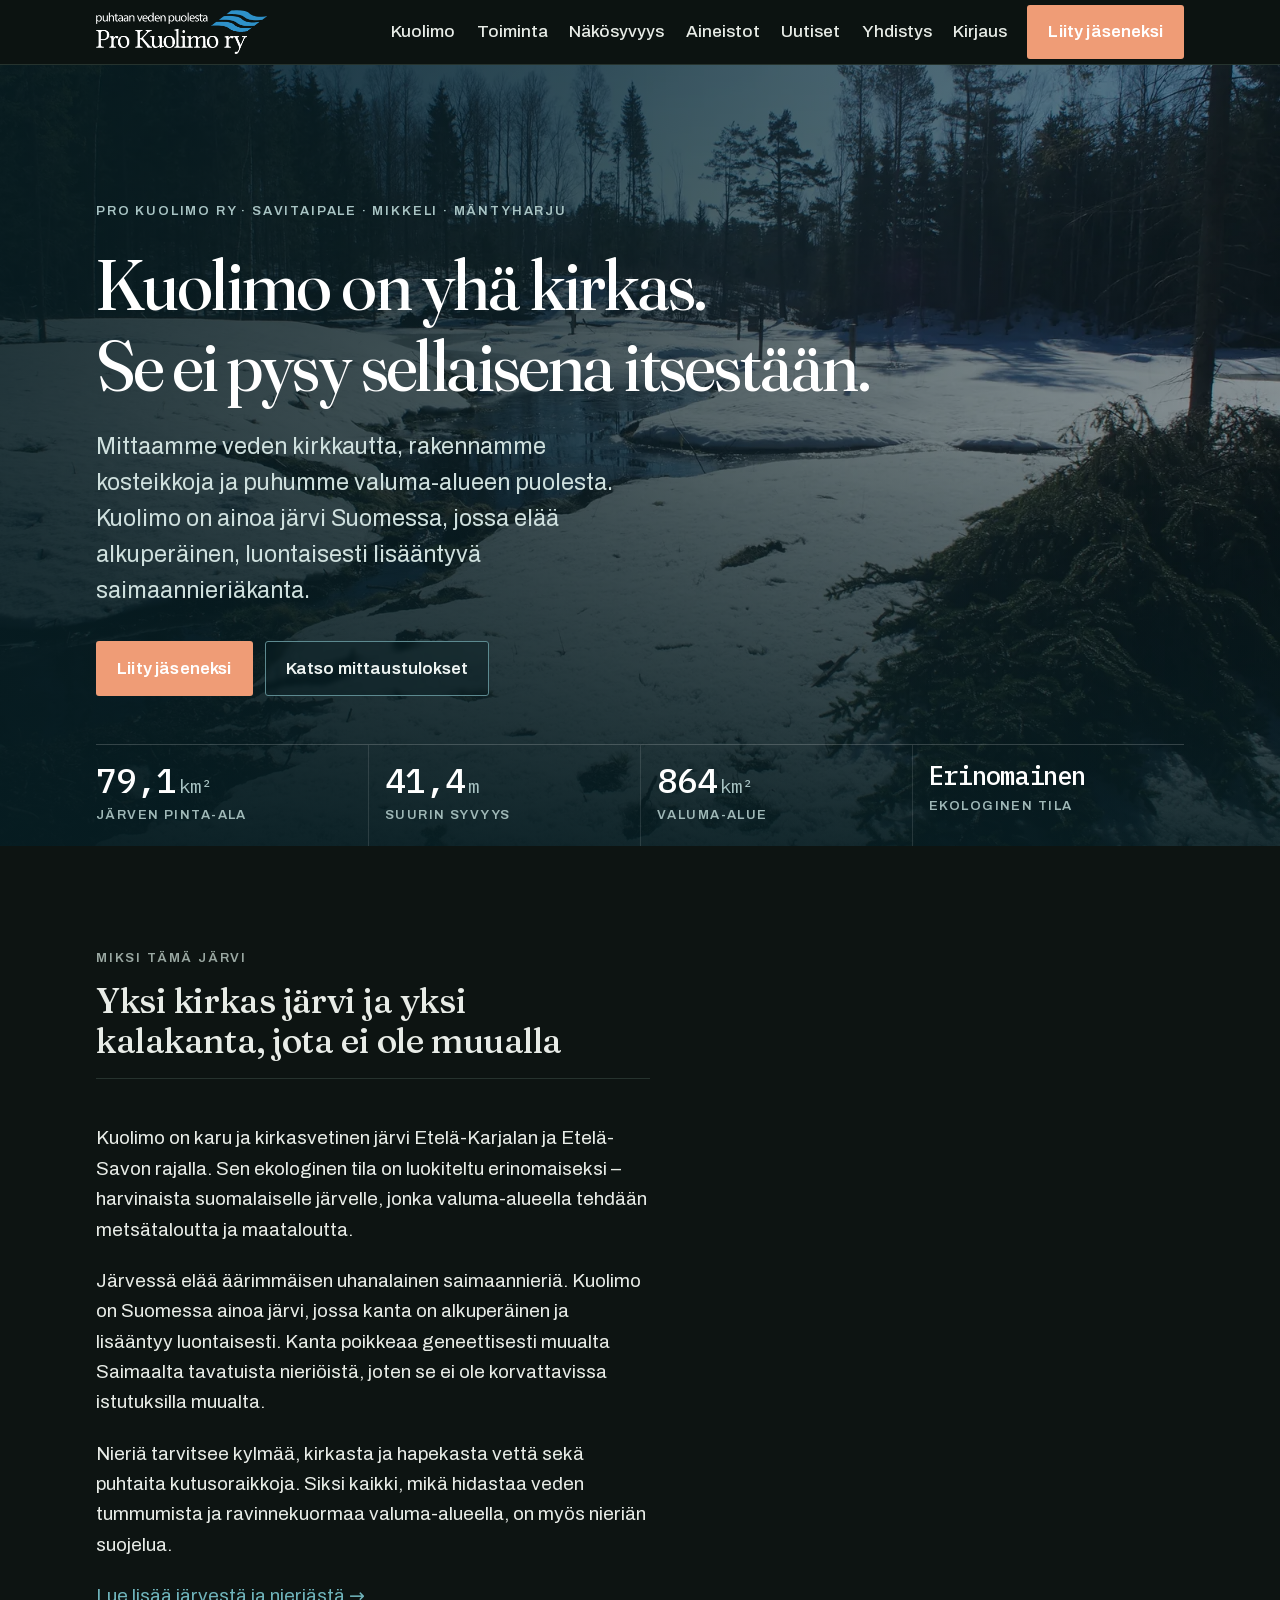
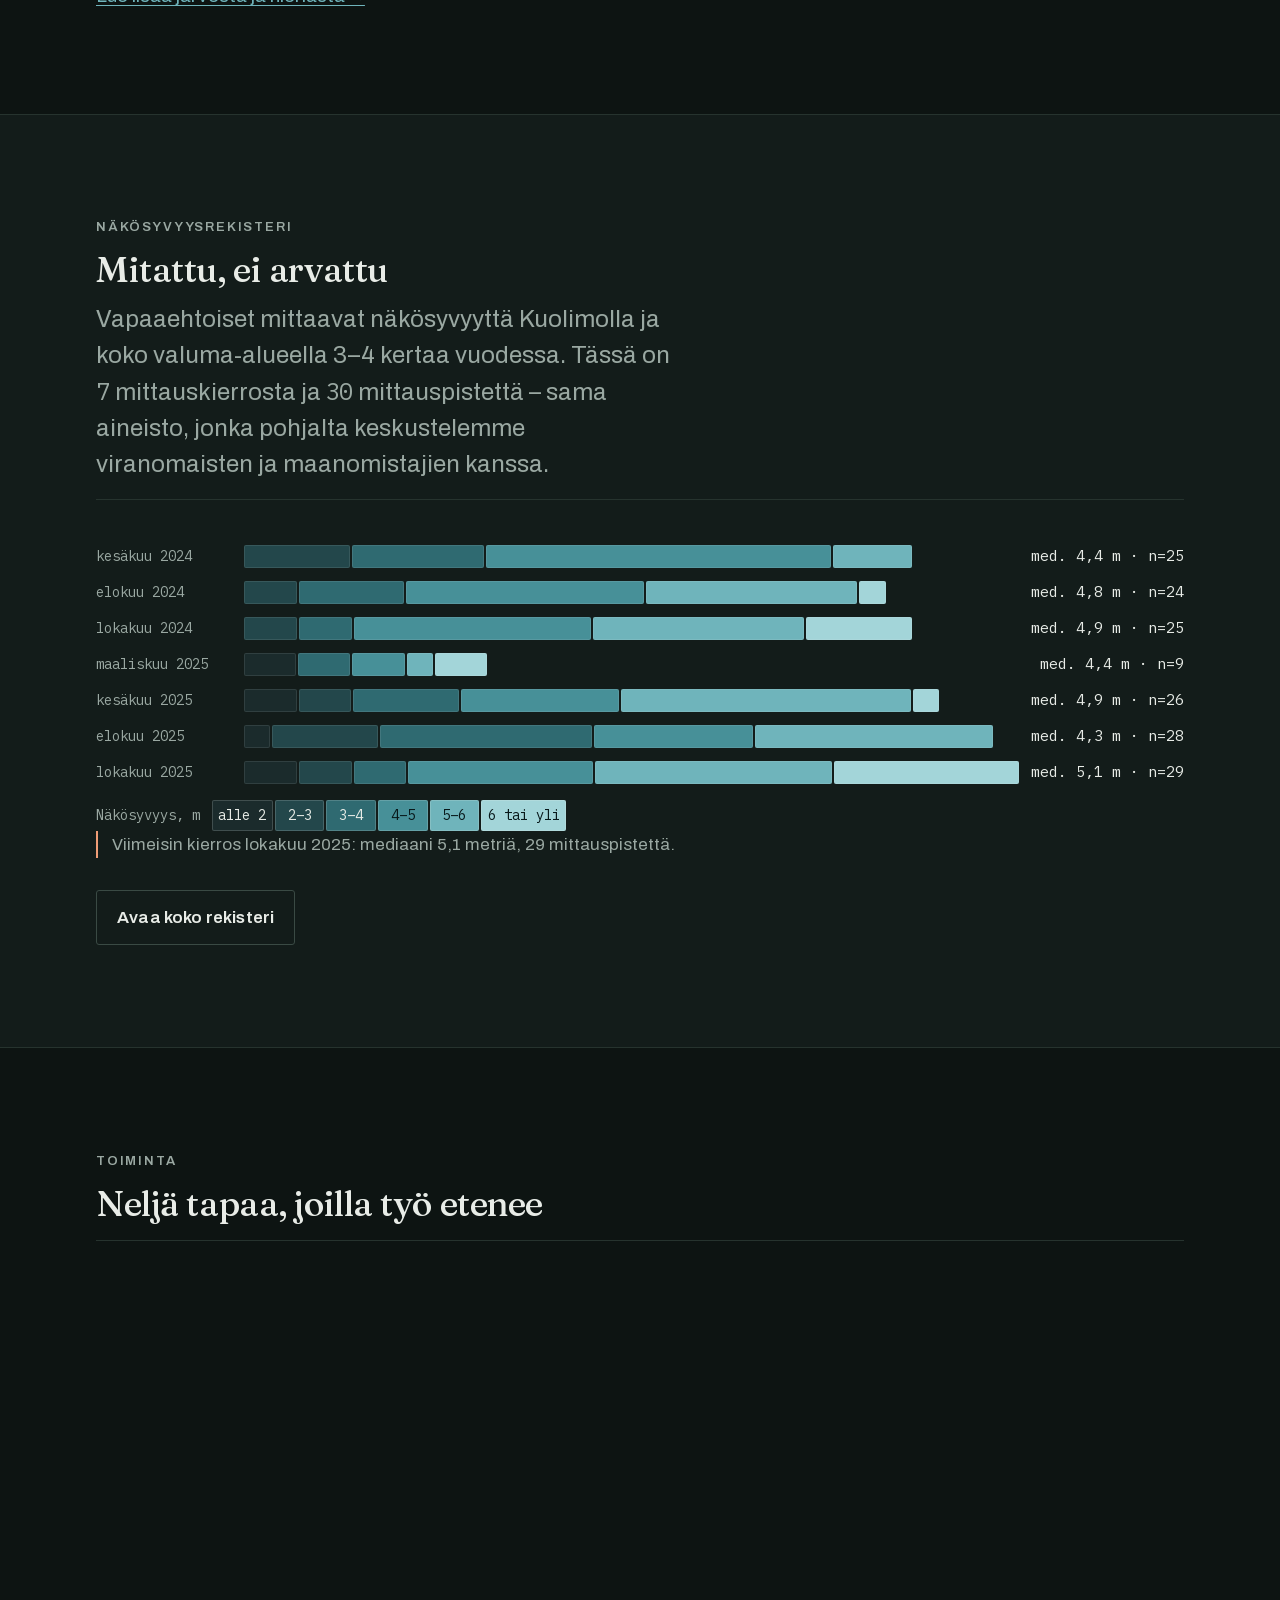
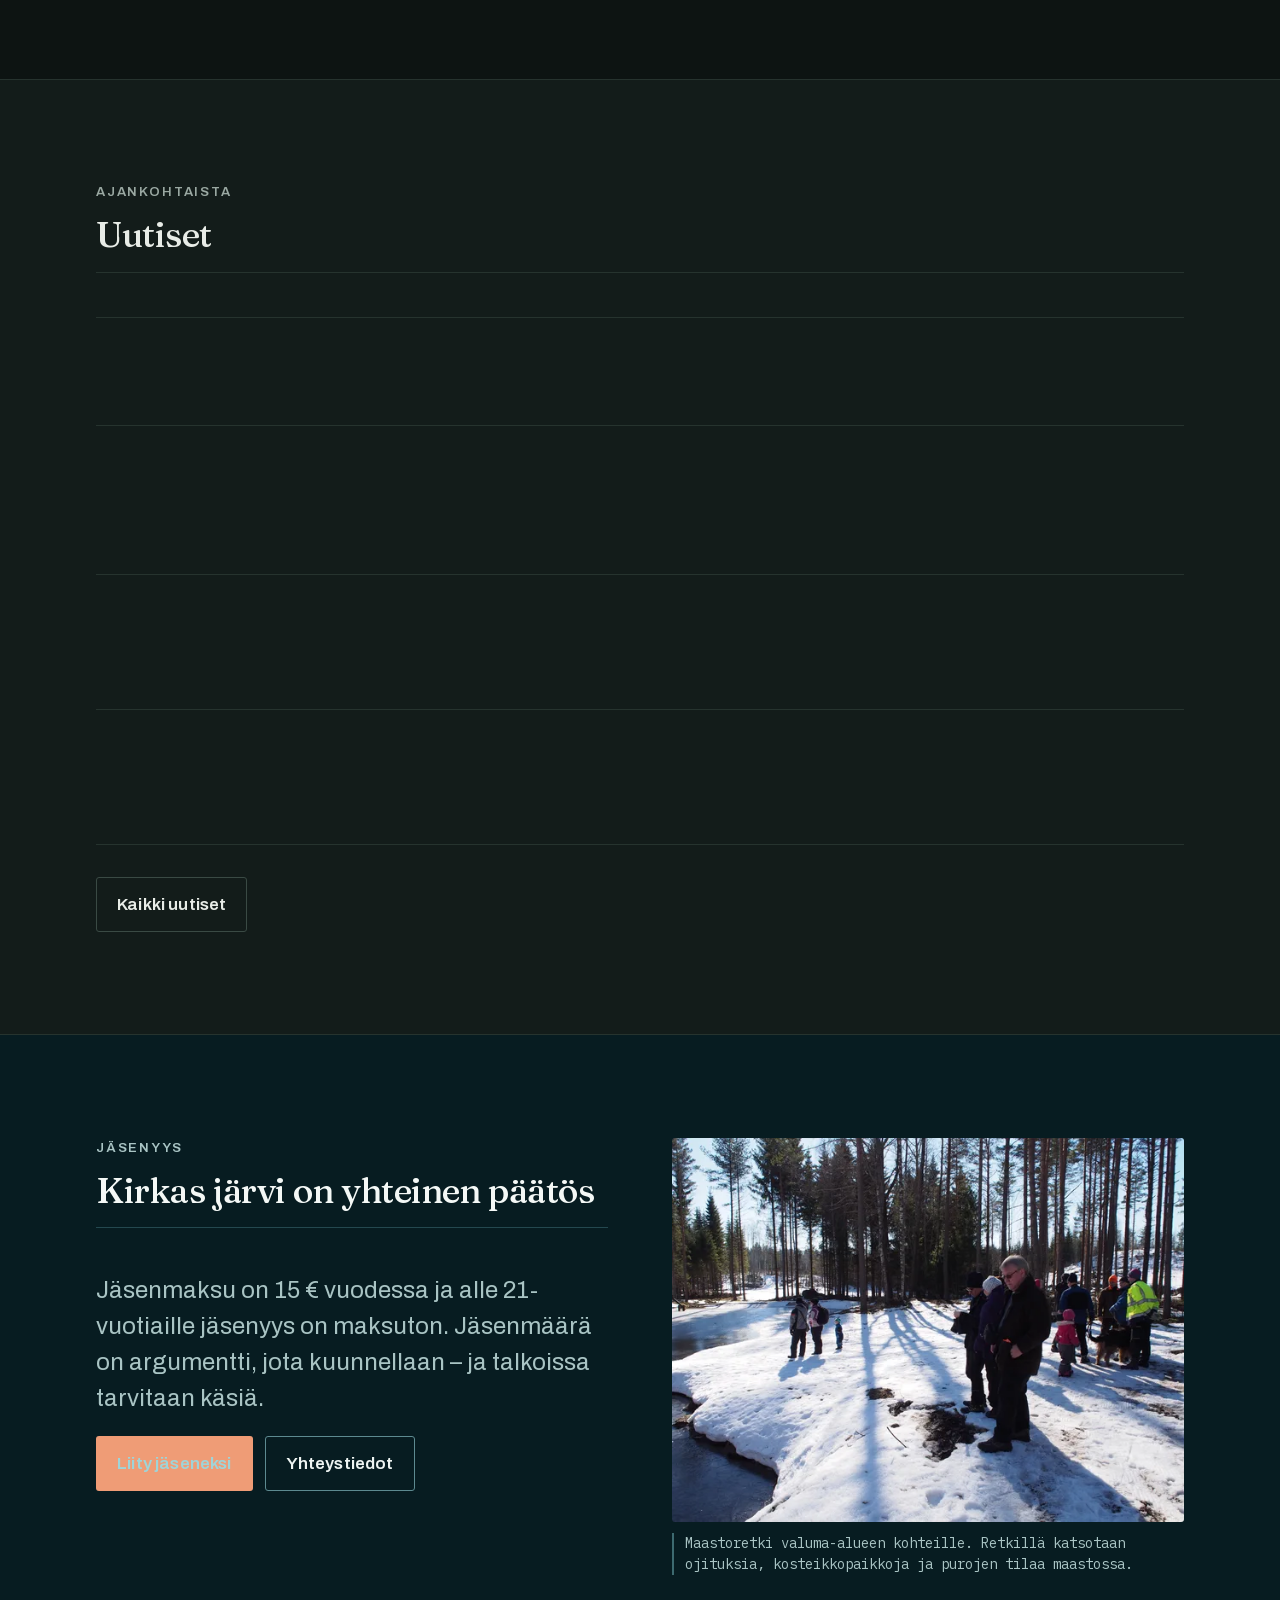
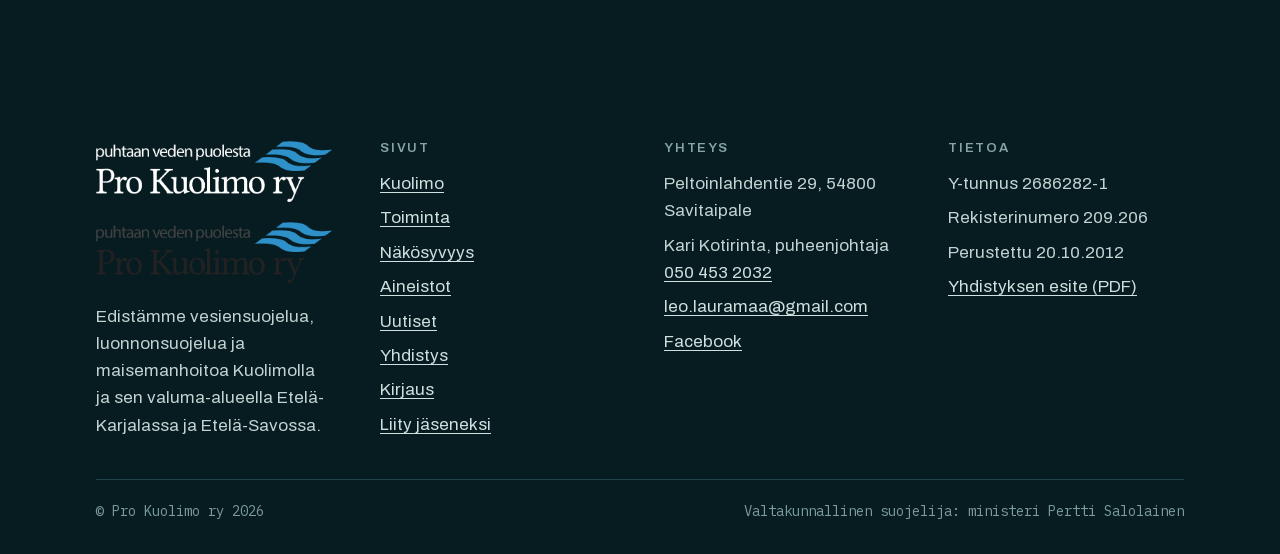
<file: index.html>
<!doctype html>
<html lang="fi">
<head>
<meta charset="utf-8">
<meta name="viewport" content="width=device-width, initial-scale=1">
<title>Pro Kuolimo ry – vesiensuojelua Kuolimolla</title>
<meta name="description" content="Pro Kuolimo ry on vapaaehtoisyhdistys, joka mittaa, kunnostaa ja puolustaa Kuolimoa ja sen valuma-aluetta. Järvessä elää Suomen ainoa luontaisesti lisääntyvä alkuperäinen saimaannieriäkanta.">
<link rel="canonical" href="https://prokuolimo.fi/">
<meta name="theme-color" content="#0d1412">
<meta property="og:type" content="website">
<meta property="og:locale" content="fi_FI">
<meta property="og:site_name" content="Pro Kuolimo ry">
<meta property="og:title" content="Pro Kuolimo ry – vesiensuojelua Kuolimolla">
<meta property="og:description" content="Mittaamme näkösyvyyttä, rakennamme kosteikkoja ja pidämme ääntä Kuolimon puolesta. Liity jäseneksi.">
<meta property="og:image" content="https://prokuolimo.fi/assets/img/og-kuva.jpg">
<meta property="og:url" content="https://prokuolimo.fi/">
<link rel="icon" href="assets/favicon.svg" type="image/svg+xml">
<link rel="preload" href="assets/fonts/fraunces-var-latin.woff2" as="font" type="font/woff2" crossorigin>
<link rel="preload" href="assets/fonts/archivo-var-latin.woff2" as="font" type="font/woff2" crossorigin>
<link rel="stylesheet" href="assets/css/site.css">
<script type="module" src="assets/js/site.js"></script>
<script type="module" src="assets/js/uutiset.js"></script>
<script type="module" src="assets/js/nakosyvyys.js"></script>
</head>
<body>
<site-header></site-header>
<noscript>
  <nav class="wrap noscript-nav" aria-label="Päävalikko">
    <a href="kuolimo.html">Kuolimo</a> ·
    <a href="toiminta.html">Toiminta</a> ·
    <a href="nakosyvyys.html">Näkösyvyys</a> ·
    <a href="aineistot.html">Aineistot</a> ·
    <a href="uutiset.html">Uutiset</a> ·
    <a href="yhdistys.html">Yhdistys</a> ·
    <a href="liity.html">Liity jäseneksi</a>
  </nav>
</noscript>

<main id="main">

  <section class="hero">
    <div class="hero__media">
      <img src="assets/img/puro-talvi-1600.webp"
           srcset="assets/img/puro-talvi-600.webp 600w, assets/img/puro-talvi-1000.webp 1000w, assets/img/puro-talvi-1600.webp 1600w"
           sizes="100vw" width="1600" height="1200"
           alt="Sula puro kiertää lumisen metsän läpi Kuolimon valuma-alueella." fetchpriority="high">
    </div>
    <div class="wrap hero__inner">
      <p class="label hero__eyebrow">Pro Kuolimo ry · Savitaipale · Mikkeli · Mäntyharju</p>
      <h1>Kuolimo on yhä kirkas.<br>Se ei pysy sellaisena itsestään.</h1>
      <p class="hero__lead">Mittaamme veden kirkkautta, rakennamme kosteikkoja ja puhumme
        valuma-alueen puolesta. Kuolimo on ainoa järvi Suomessa, jossa elää alkuperäinen,
        luontaisesti lisääntyvä saimaannieriäkanta.</p>
      <div class="btn-row">
        <a class="btn btn--primary" href="liity.html">Liity jäseneksi</a>
        <a class="btn btn--ghost" href="nakosyvyys.html">Katso mittaustulokset</a>
      </div>
    </div>
    <div class="wrap">
      <div class="readout">
        <div class="readout__cell">
          <p class="readout__value">79,1<small>km²</small></p>
          <span class="readout__key">Järven pinta-ala</span>
        </div>
        <div class="readout__cell">
          <p class="readout__value">41,4<small>m</small></p>
          <span class="readout__key">Suurin syvyys</span>
        </div>
        <div class="readout__cell">
          <p class="readout__value">864<small>km²</small></p>
          <span class="readout__key">Valuma-alue</span>
        </div>
        <div class="readout__cell">
          <p class="readout__value readout__value--word">Erinomainen</p>
          <span class="readout__key">Ekologinen tila</span>
        </div>
      </div>
    </div>
  </section>

  <section class="band">
    <div class="wrap split">
      <div class="stack">
        <div class="head">
          <p class="label">Miksi tämä järvi</p>
          <h2>Yksi kirkas järvi ja yksi kalakanta, jota ei ole muualla</h2>
        </div>
        <div class="prose">
          <p>Kuolimo on karu ja kirkasvetinen järvi Etelä-Karjalan ja Etelä-Savon rajalla.
            Sen ekologinen tila on luokiteltu erinomaiseksi – harvinaista suomalaiselle
            järvelle, jonka valuma-alueella tehdään metsätaloutta ja maataloutta.</p>
          <p>Järvessä elää äärimmäisen uhanalainen saimaannieriä. Kuolimo on Suomessa ainoa
            järvi, jossa kanta on alkuperäinen ja lisääntyy luontaisesti. Kanta poikkeaa
            geneettisesti muualta Saimaalta tavatuista nieriöistä, joten se ei ole
            korvattavissa istutuksilla muualta.</p>
          <p>Nieriä tarvitsee kylmää, kirkasta ja hapekasta vettä sekä puhtaita
            kutusoraikkoja. Siksi kaikki, mikä hidastaa veden tummumista ja
            ravinnekuormaa valuma-alueella, on myös nieriän suojelua.</p>
          <p><a href="kuolimo.html">Lue lisää järvestä ja nieriästä →</a></p>
        </div>
      </div>
      <figure class="figure reveal">
        <img src="assets/img/saimaannieria-1000.webp"
             srcset="assets/img/saimaannieria-600.webp 549w, assets/img/saimaannieria-1000.webp 1000w"
             sizes="(min-width: 52rem) 34vw, 100vw" width="549" height="315" loading="lazy"
             alt="Saimaannieriä kutuasussaan mittanauhan päällä, kylki hehkuu punaisena.">
        <figcaption>Saimaannieriä kutuasussa. Laji on luokiteltu äärimmäisen
          uhanalaiseksi. Kuva: Esa Hirvonen / Luonnonvarakeskus.</figcaption>
      </figure>
    </div>
  </section>

  <section class="band band--tint" id="mittaukset">
    <div class="wrap">
      <div class="head">
        <p class="label">Näkösyvyysrekisteri</p>
        <h2>Mitattu, ei arvattu</h2>
        <p class="lead">Vapaaehtoiset mittaavat näkösyvyyttä Kuolimolla ja koko valuma-alueella
          3–4 kertaa vuodessa. Tässä on <span class="num" data-ns-luku="kierroksia">7</span> mittauskierrosta
          ja <span class="num" data-ns-luku="pisteet">30</span> mittauspistettä – sama aineisto, jonka
          pohjalta keskustelemme viranomaisten ja maanomistajien kanssa.</p>
      </div>
      <div data-nakosyvyys-preview>
        <p class="status" data-status>Ladataan mittaustuloksia…</p>
        <noscript><p class="status">Mittaustulokset vaativat JavaScriptin.
          <a href="aineistot/2025-11-19-pro-kuolimo-nakosyvyysmittaustulokset.pdf">Lataa tulokset PDF-muodossa.</a></p></noscript>
      </div>
      <p class="btn-row" style="margin-top:2rem">
        <a class="btn btn--ghost" href="nakosyvyys.html">Avaa koko rekisteri</a>
      </p>
    </div>
  </section>

  <section class="band">
    <div class="wrap">
      <div class="head">
        <p class="label">Toiminta</p>
        <h2>Neljä tapaa, joilla työ etenee</h2>
      </div>
      <div class="cols">
        <article class="card reveal">
          <p class="card__num">Seuranta</p>
          <h3>Näkösyvyys ja sinilevä</h3>
          <p>Talkoomittaajat tuottavat pitkää aikasarjaa veden kirkkaudesta ja kirjaavat
            sinilevähavainnot. Ohjeet ja lomakkeet ovat avoimia kaikille.</p>
          <p><a href="nakosyvyys.html">Mittausohjeet →</a></p>
        </article>
        <article class="card reveal">
          <p class="card__num">Kunnostus</p>
          <h3>Kosteikot ja purot</h3>
          <p>Kosteikko pidättää valumavesien kiintoainetta ja ravinteita ennen järveä.
            Ensimmäinen valmistui Kapkk’ojaan 2015, nyt niitä on useita.</p>
          <p><a href="toiminta.html#kosteikot">Kosteikkotyö →</a></p>
        </article>
        <article class="card reveal">
          <p class="card__num">Kalakanta</p>
          <h3>Saimaannieriä</h3>
          <p>Seuraamme nieriäkantaa, tuemme kutualueiden rauhoitusta ja kerromme
            kalastusrajoituksista rannoilla ja veneilijöille.</p>
          <p><a href="kuolimo.html#nieria">Nieriän tilanne →</a></p>
        </article>
        <article class="card reveal">
          <p class="card__num">Vaikuttaminen</p>
          <h3>Tieto käyttöön</h3>
          <p>Järjestämme vesiensuojeluiltoja ja maastoretkiä sekä viemme mittaustuloksia
            kuntien, ELY-keskusten ja metsätoimijoiden pöytiin.</p>
          <p><a href="toiminta.html">Tilaisuudet →</a></p>
        </article>
      </div>
    </div>
  </section>

  <section class="band band--tint">
    <div class="wrap">
      <div class="head">
        <p class="label">Ajankohtaista</p>
        <h2>Uutiset</h2>
      </div>
      <div data-news data-limit="4">
        <p class="status" data-status>Ladataan uutisia…</p>
        <noscript><p class="status">Uutislista vaatii JavaScriptin.</p></noscript>
      </div>
      <p class="btn-row" style="margin-top:2rem">
        <a class="btn btn--ghost" href="uutiset.html">Kaikki uutiset</a>
      </p>
    </div>
  </section>

  <section class="band band--deep">
    <div class="wrap split split--even">
      <div class="stack">
        <div class="head head--deep">
          <p class="label">Jäsenyys</p>
          <h2>Kirkas järvi on yhteinen päätös</h2>
        </div>
        <p class="lead">Jäsenmaksu on 15 € vuodessa ja alle 21-vuotiaille jäsenyys on maksuton.
          Jäsenmäärä on argumentti, jota kuunnellaan – ja talkoissa tarvitaan käsiä.</p>
        <div class="btn-row">
          <a class="btn btn--primary" href="liity.html">Liity jäseneksi</a>
          <a class="btn btn--ghost" href="yhdistys.html">Yhteystiedot</a>
        </div>
      </div>
      <figure class="figure">
        <img src="assets/img/maastoretki-1000.webp"
             srcset="assets/img/maastoretki-600.webp 600w, assets/img/maastoretki-1000.webp 1000w, assets/img/maastoretki-1600.webp 1600w"
             sizes="(min-width: 52rem) 44vw, 100vw" width="1000" height="750" loading="lazy"
             alt="Ryhmä ihmisiä keväthangella puron varrella maastoretkellä.">
        <figcaption>Maastoretki valuma-alueen kohteille. Retkillä katsotaan
          ojituksia, kosteikkopaikkoja ja purojen tilaa maastossa.</figcaption>
      </figure>
    </div>
  </section>

</main>
<site-footer></site-footer>
</body>
</html>
</file>
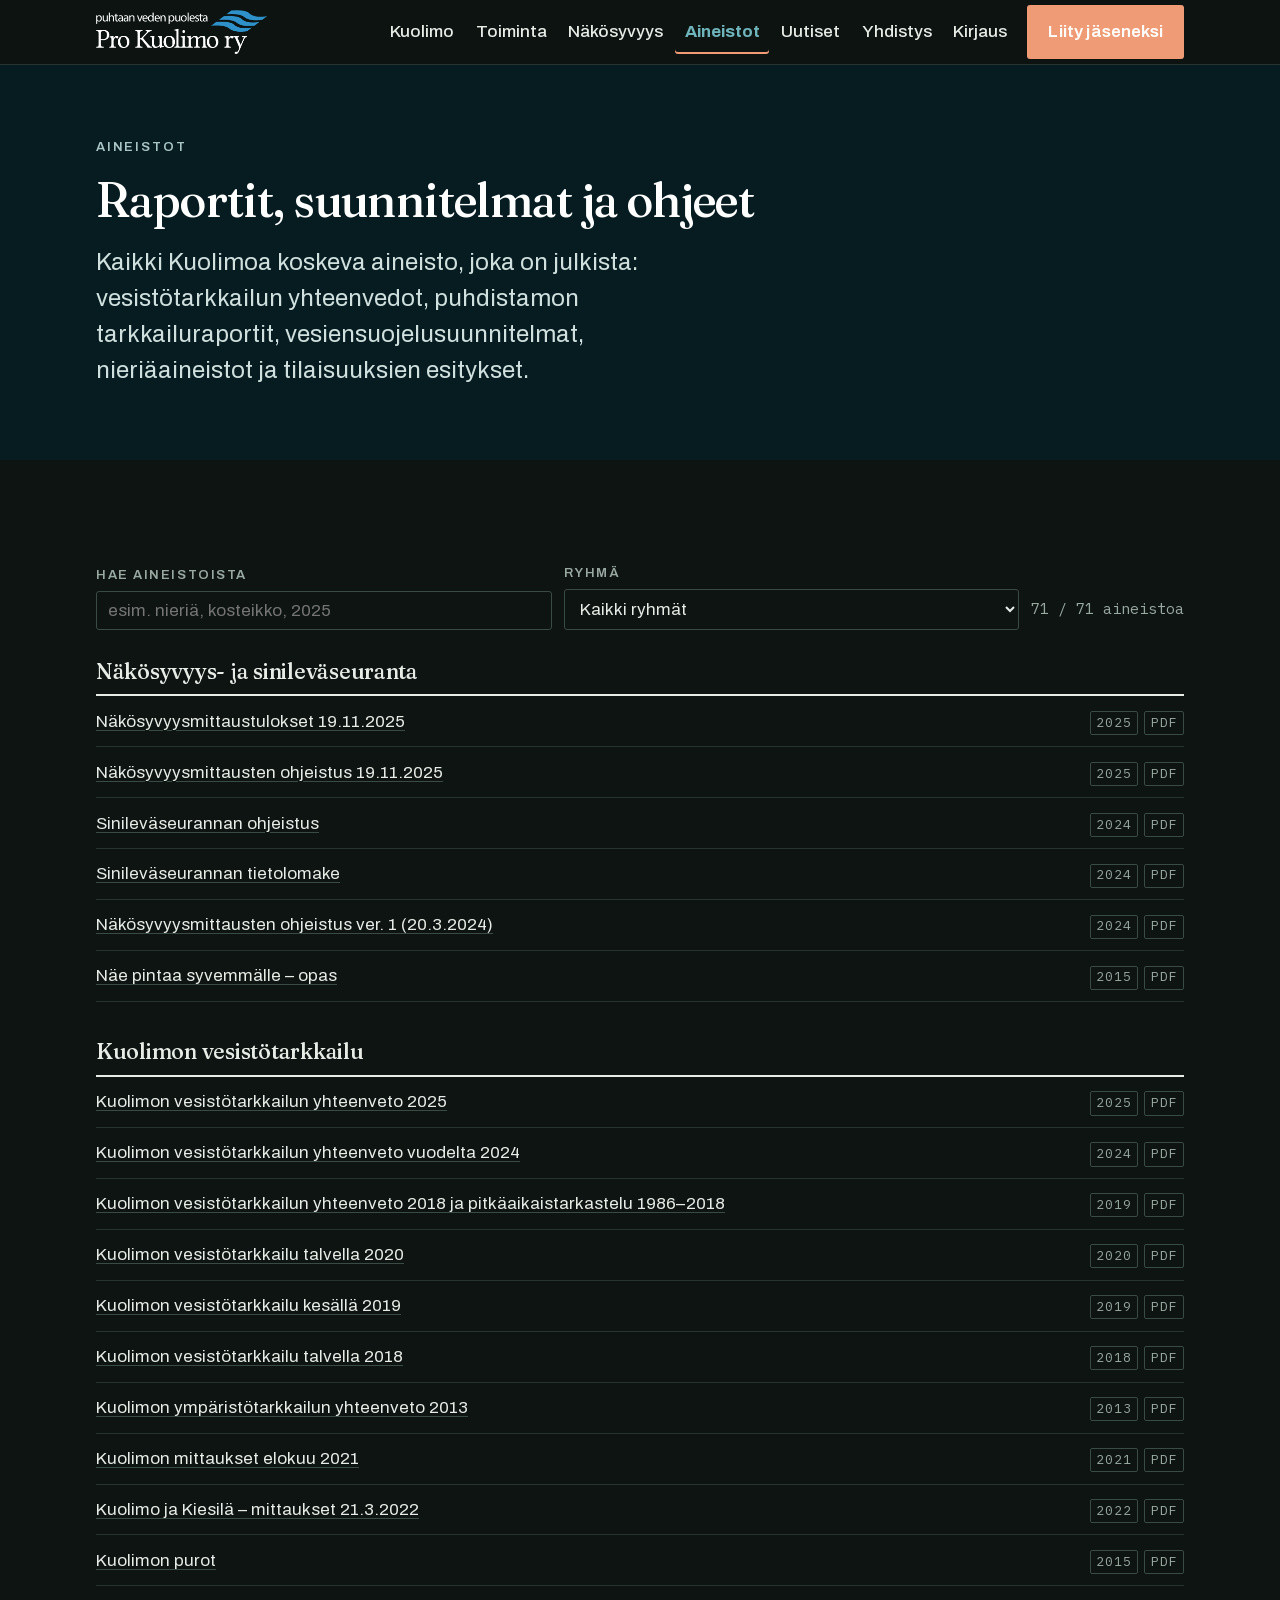
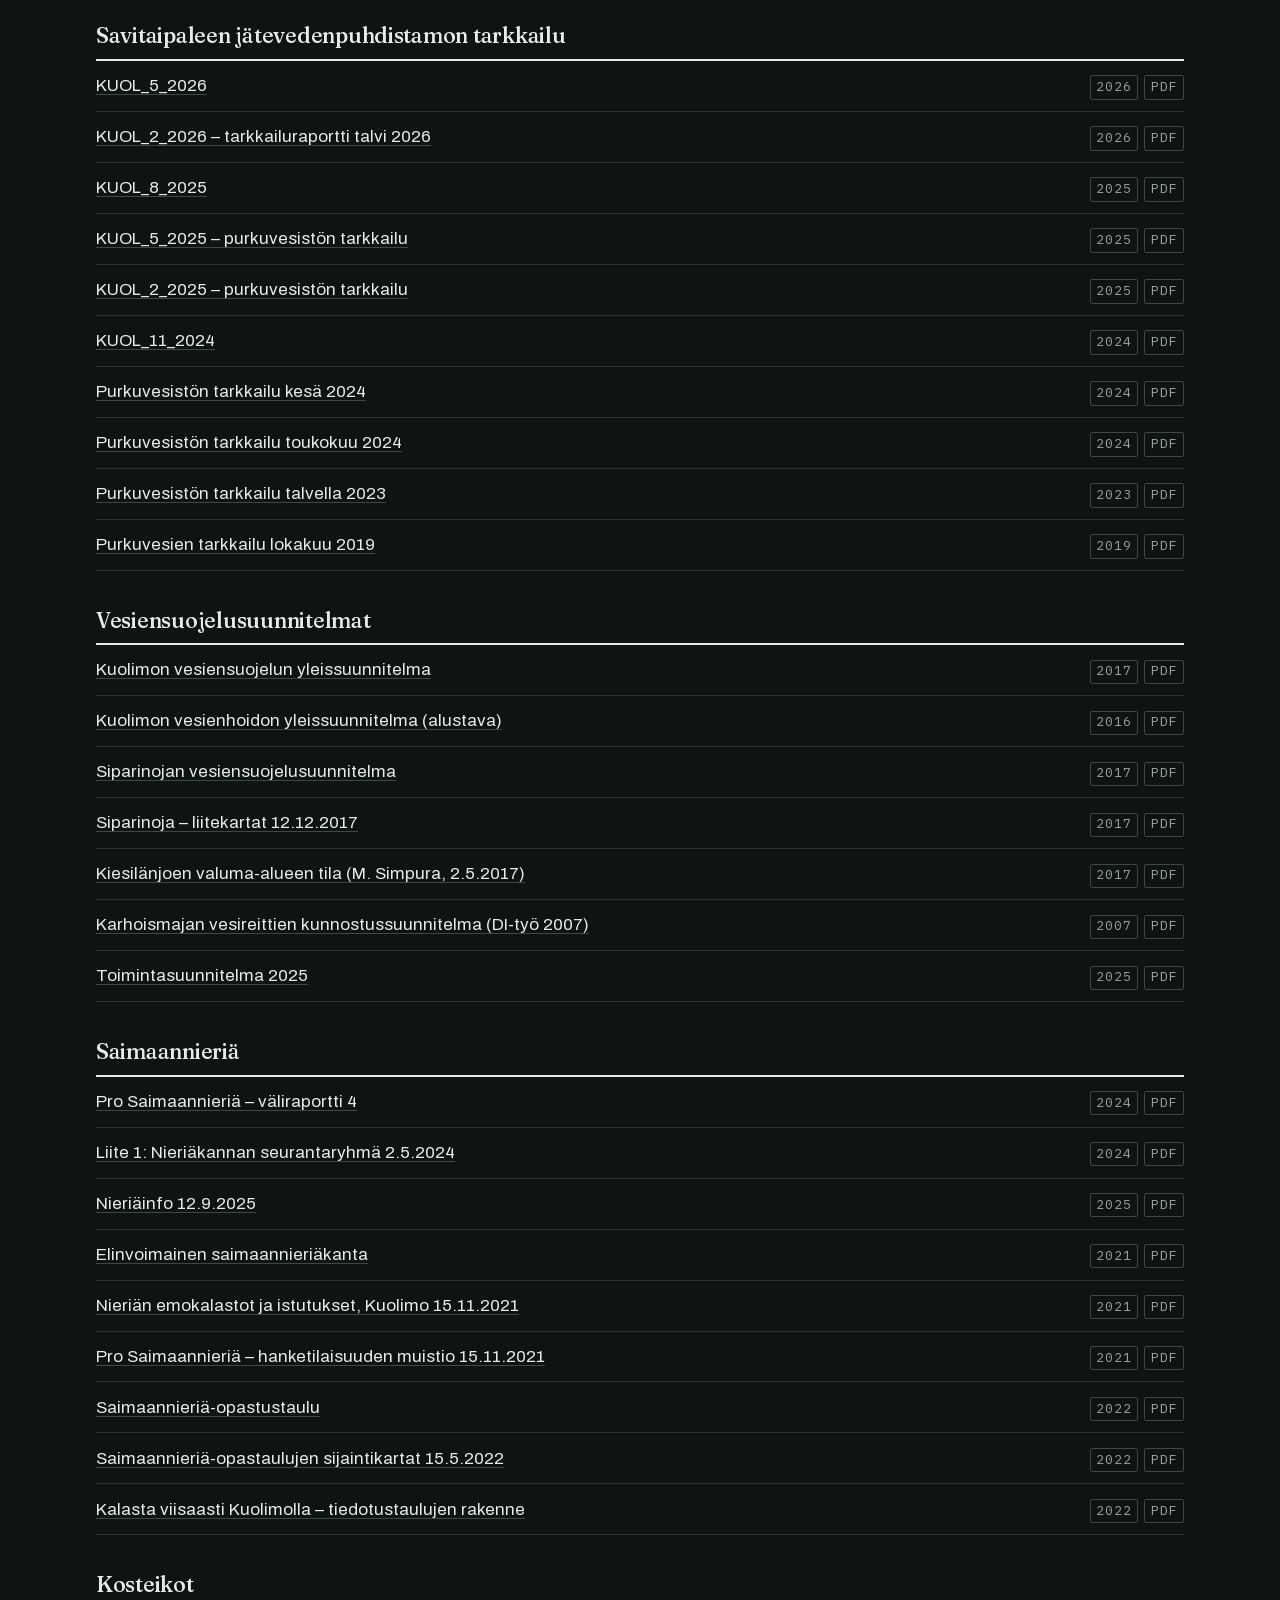
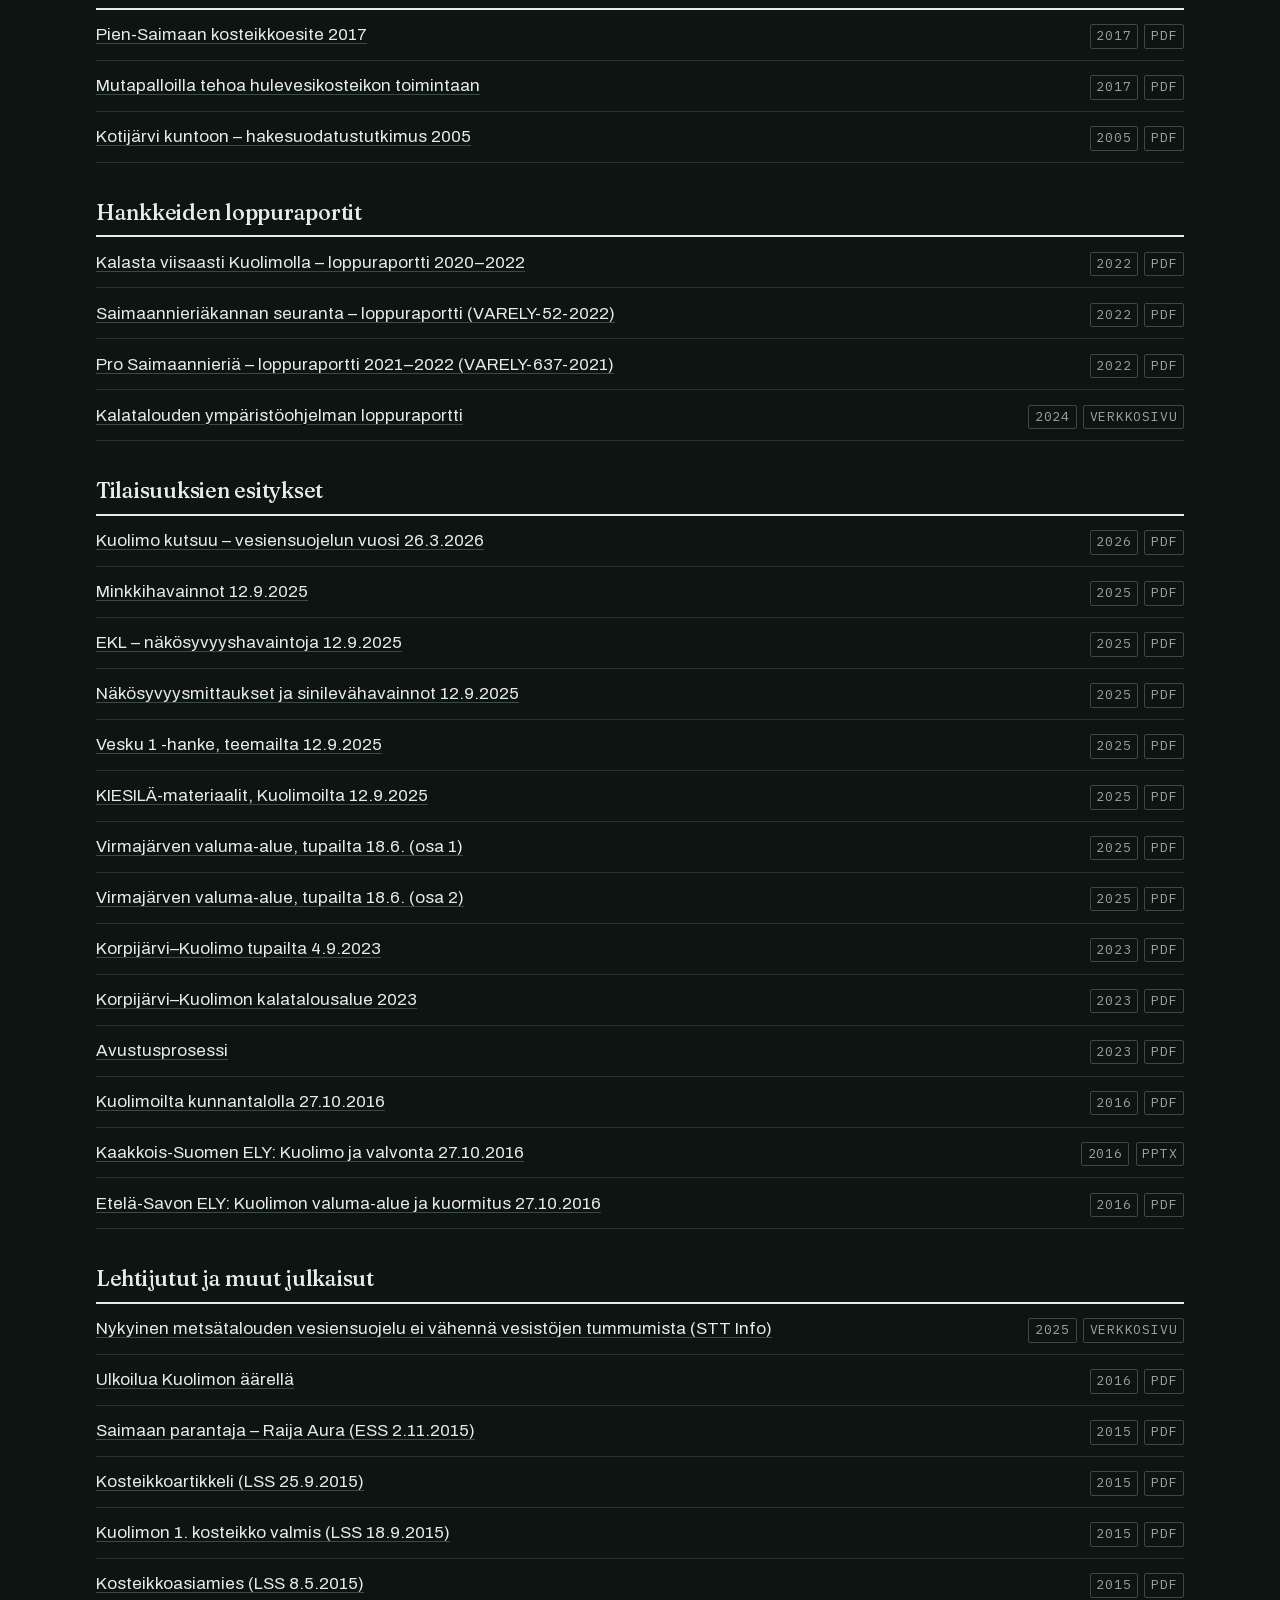
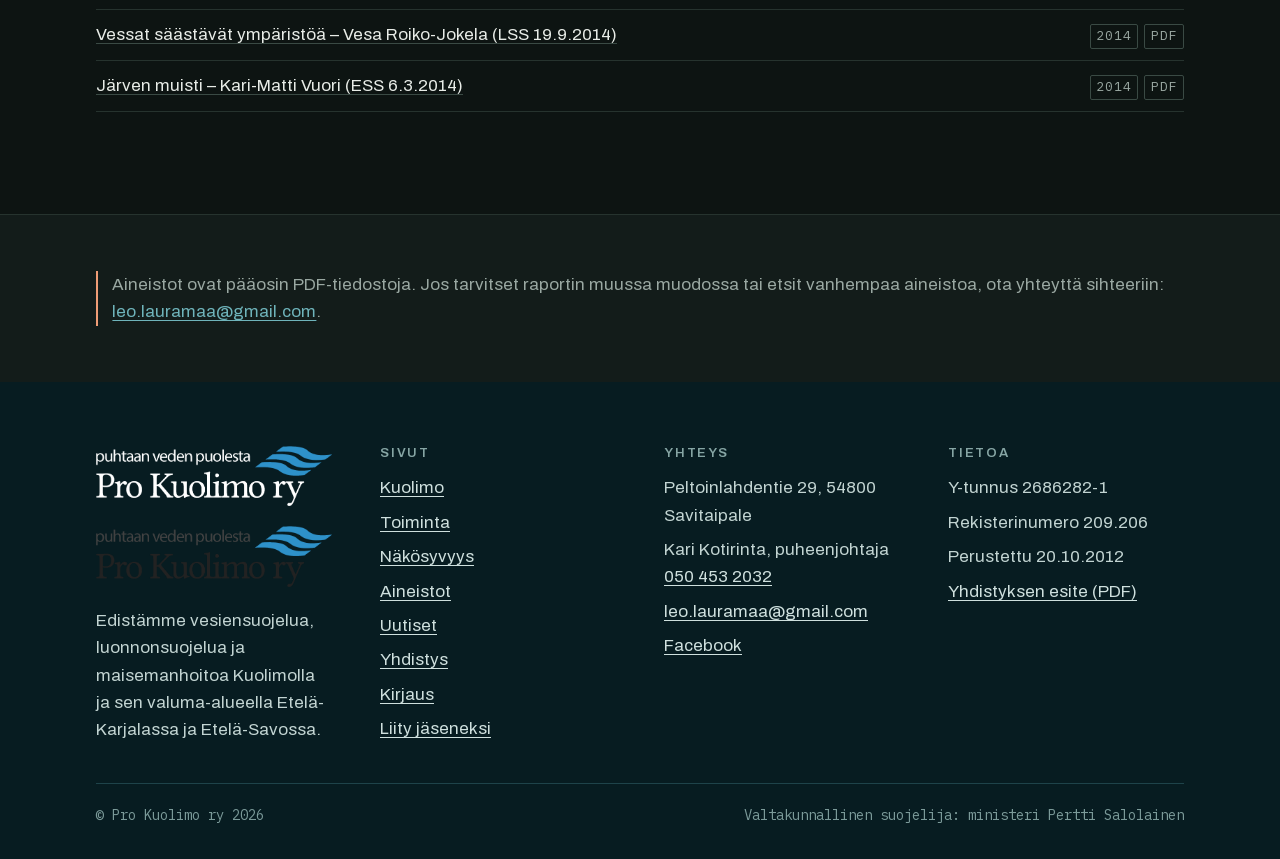
<file: aineistot.html>
<!doctype html>
<html lang="fi">
<head>
<meta charset="utf-8">
<meta name="viewport" content="width=device-width, initial-scale=1">
<title>Aineistot – Pro Kuolimo ry</title>
<meta name="description" content="Kuolimon vesistötarkkailun raportit, vesiensuojelusuunnitelmat, nieriäaineistot, mittausohjeet ja tilaisuuksien esitykset yhdessä hakemistossa.">
<link rel="canonical" href="https://prokuolimo.fi/aineistot.html">
<meta name="theme-color" content="#0d1412">
<meta property="og:type" content="website">
<meta property="og:locale" content="fi_FI">
<meta property="og:title" content="Aineistot – Pro Kuolimo ry">
<meta property="og:description" content="Tarkkailuraportit, suunnitelmat, ohjeet ja esitykset haettavana listana.">
<meta property="og:image" content="https://prokuolimo.fi/assets/img/og-kuva.jpg">
<link rel="icon" href="assets/favicon.svg" type="image/svg+xml">
<link rel="preload" href="assets/fonts/fraunces-var-latin.woff2" as="font" type="font/woff2" crossorigin>
<link rel="preload" href="assets/fonts/archivo-var-latin.woff2" as="font" type="font/woff2" crossorigin>
<link rel="stylesheet" href="assets/css/site.css">
<script type="module" src="assets/js/site.js"></script>
<script type="module" src="assets/js/aineistot.js"></script>
</head>
<body>
<site-header></site-header>
<noscript>
  <nav class="wrap noscript-nav" aria-label="Päävalikko">
    <a href="index.html">Etusivu</a> ·
    <a href="kuolimo.html">Kuolimo</a> ·
    <a href="toiminta.html">Toiminta</a> ·
    <a href="nakosyvyys.html">Näkösyvyys</a> ·
    <a href="uutiset.html">Uutiset</a> ·
    <a href="yhdistys.html">Yhdistys</a> ·
    <a href="liity.html">Liity jäseneksi</a>
  </nav>
</noscript>

<main id="main">

  <section class="pagehead">
    <div class="wrap">
      <p class="label">Aineistot</p>
      <h1>Raportit, suunnitelmat ja ohjeet</h1>
      <p class="lead">Kaikki Kuolimoa koskeva aineisto, joka on julkista: vesistötarkkailun
        yhteenvedot, puhdistamon tarkkailuraportit, vesiensuojelusuunnitelmat,
        nieriäaineistot ja tilaisuuksien esitykset.</p>
    </div>
  </section>

  <section class="band">
    <div class="wrap" data-docs>
      <p class="status" data-status>Ladataan aineistoluetteloa…</p>
      <noscript><p class="status">Aineistohaku vaatii JavaScriptin. Aineistot löytyvät myös
        yhdistyksen <a href="https://www.facebook.com/Prokuolimo">Facebook-sivulta</a> tai
        pyynnöstä sähköpostilla <a href="mailto:leo.lauramaa@gmail.com">leo.lauramaa@gmail.com</a>.</p></noscript>
    </div>
  </section>

  <section class="band band--tint band--tight">
    <div class="wrap">
      <p class="note">Aineistot ovat pääosin PDF-tiedostoja. Jos tarvitset raportin
        muussa muodossa tai etsit vanhempaa aineistoa, ota yhteyttä sihteeriin:
        <a href="mailto:leo.lauramaa@gmail.com">leo.lauramaa@gmail.com</a>.</p>
    </div>
  </section>

</main>
<site-footer></site-footer>
</body>
</html>
</file>
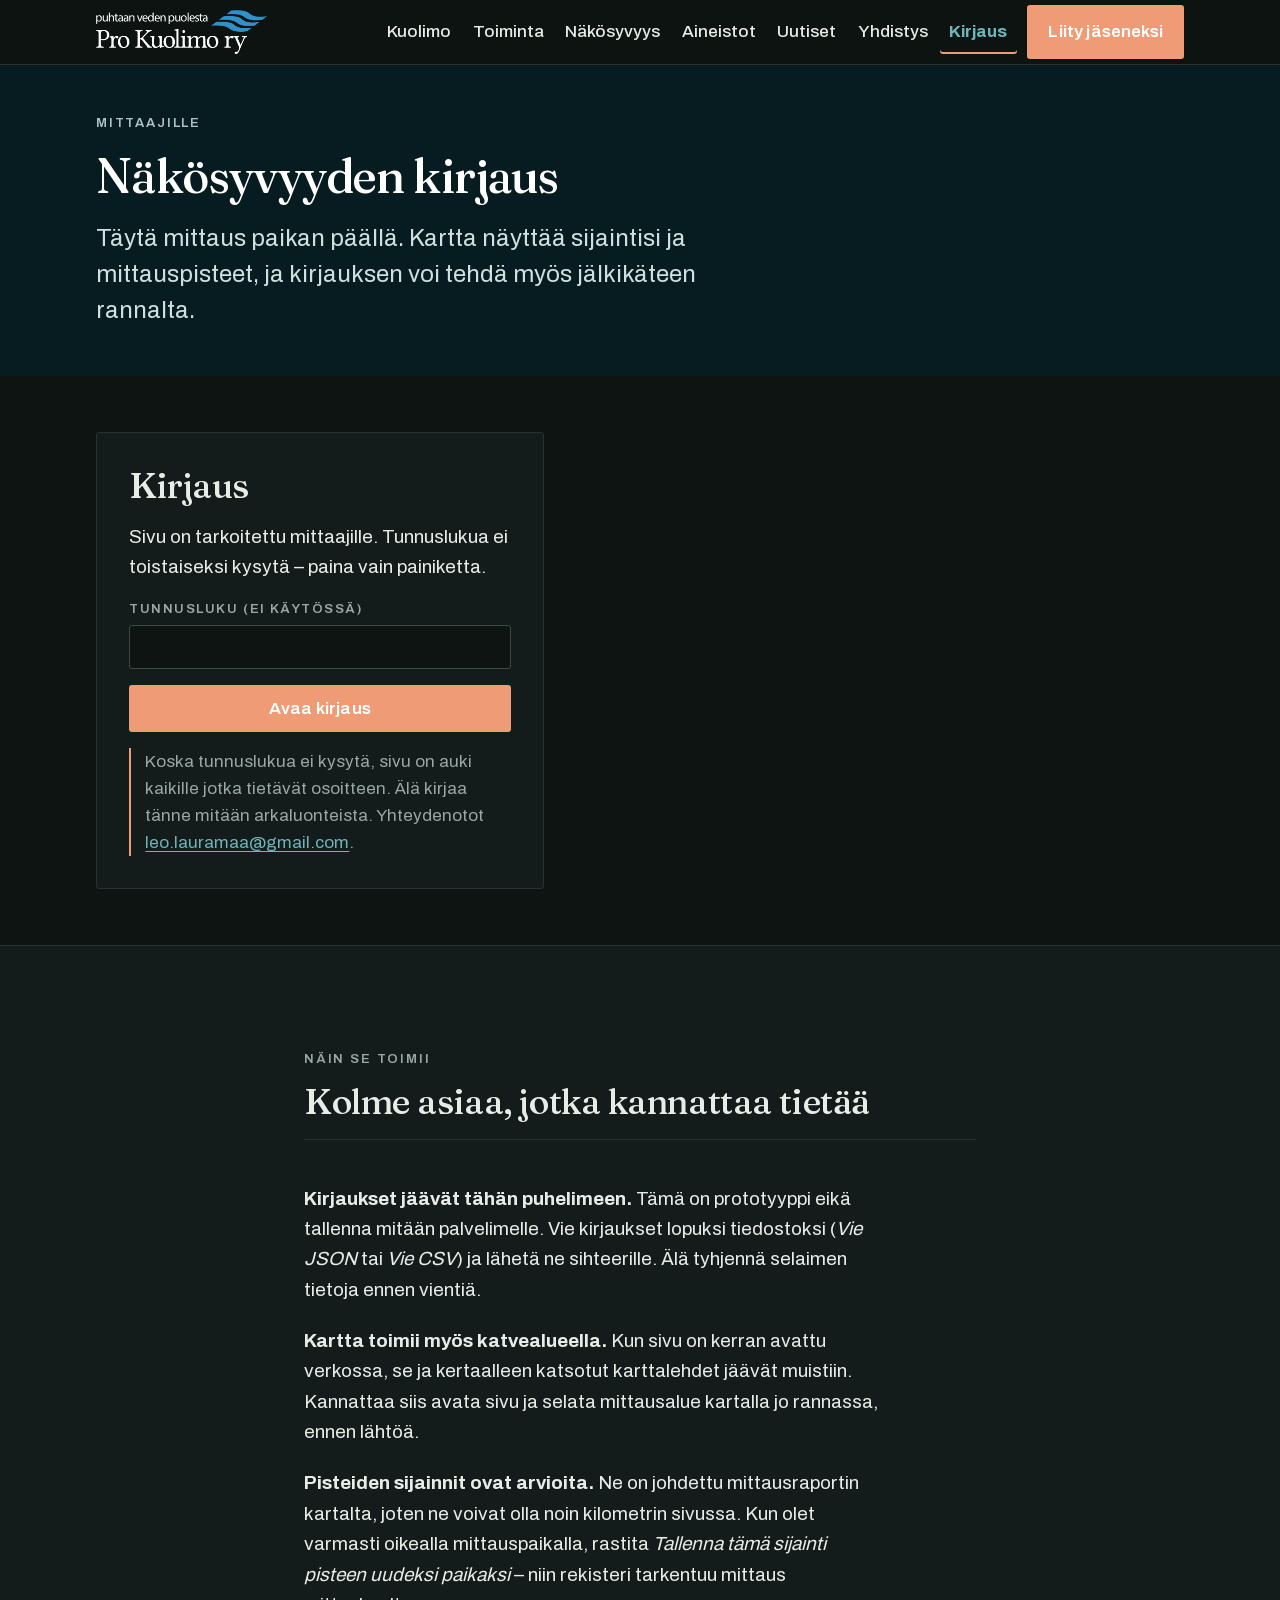
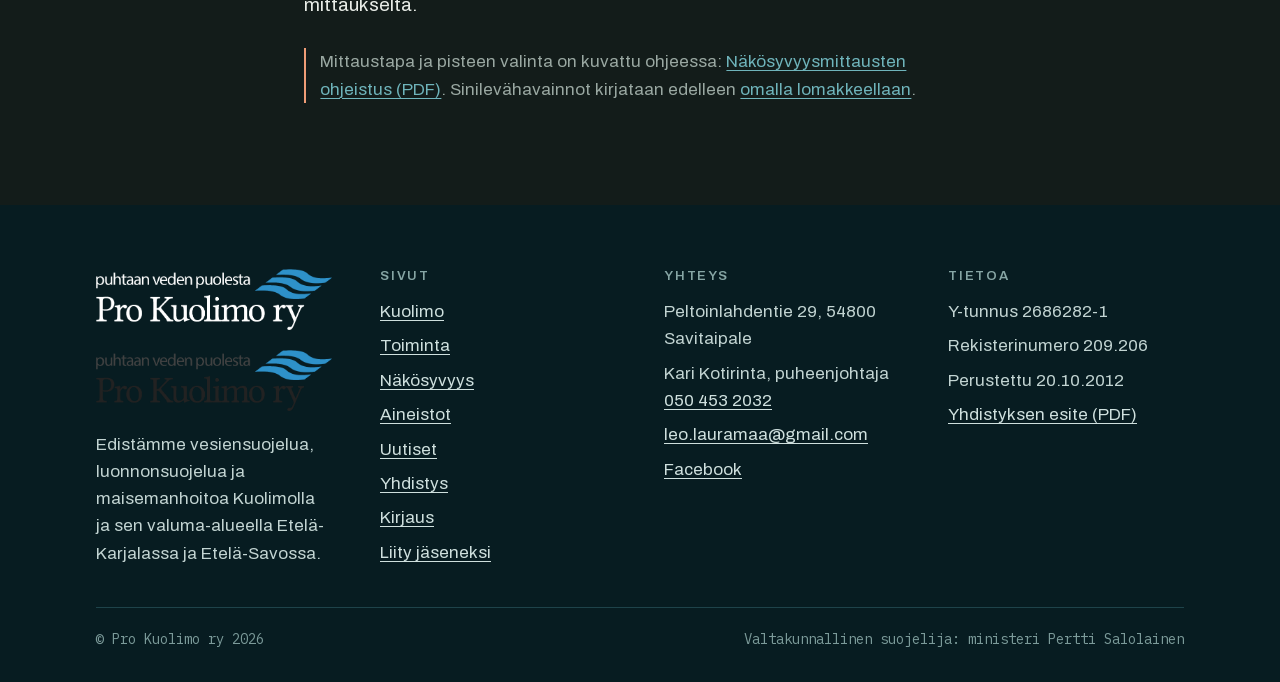
<file: kirjaa.html>
<!doctype html>
<html lang="fi">
<head>
<meta charset="utf-8">
<meta name="viewport" content="width=device-width, initial-scale=1">
<title>Mittausten kirjaus – Pro Kuolimo ry</title>
<meta name="robots" content="noindex, nofollow">
<!-- origin, ei no-referrer: OpenStreetMapin laattapalvelu estää pyynnöt,
     joista ei voi tunnistaa sovellusta, ja palauttaa "Access blocked"
     -laatan. origin lähettää pelkän sivuston osoitteen, ei tämän sivun
     polkua, joten kirjaussivun osoite ei silti vuoda ulos. -->
<meta name="referrer" content="origin">
<meta name="theme-color" content="#0d1412">
<link rel="icon" href="assets/favicon.svg" type="image/svg+xml">
<link rel="preload" href="assets/fonts/archivo-var-latin.woff2" as="font" type="font/woff2" crossorigin>
<link rel="preload" href="assets/fonts/plexmono-400-latin.woff2" as="font" type="font/woff2" crossorigin>
<link rel="stylesheet" href="assets/css/site.css">
<link rel="stylesheet" href="assets/vendor/leaflet/leaflet.css">
<script src="assets/vendor/leaflet/leaflet.js" defer></script>
<script type="module" src="assets/js/site.js"></script>
<script type="module" src="assets/js/kirjaa.js"></script>
</head>
<body>
<site-header></site-header>
<noscript>
  <nav class="wrap noscript-nav" aria-label="Päävalikko">
    <a href="index.html">Etusivu</a> ·
    <a href="nakosyvyys.html">Näkösyvyys</a> ·
    <a href="kartta.html">Kartta</a> ·
    <a href="yhdistys.html">Yhdistys</a>
  </nav>
</noscript>

<main id="main">

  <section class="pagehead pagehead--tiivis">
    <div class="wrap">
      <p class="label">Mittaajille</p>
      <h1>Näkösyvyyden kirjaus</h1>
      <p class="lead">Täytä mittaus paikan päällä. Kartta näyttää sijaintisi ja
        mittauspisteet, ja kirjauksen voi tehdä myös jälkikäteen rannalta.</p>
    </div>
  </section>

  <section class="band band--tight">
    <!-- Portti on sivuston tavallisessa kehyksessä ja kirjausnäkymä leveässä.
         Sama leveä kehys molemmille vei pienen lomakkeen aivan sivun vasempaan
         reunaan, sivun otsikon vasemmalle puolelle. Tavallinen kehys pitää
         lomakkeen vasemman reunan samassa linjassa otsikon kanssa. -->
    <div class="wrap">

      <div class="portti" data-portti>
        <form class="portti__lomake">
          <h2>Kirjaus</h2>
          <p>Sivu on tarkoitettu mittaajille. Tunnuslukua ei toistaiseksi kysytä –
            paina vain painiketta.</p>
          <label class="field">
            <span>Tunnusluku (ei käytössä)</span>
            <input type="password" autocomplete="current-password"
                   enterkeyhint="go" data-tunnus>
          </label>
          <p class="lomake__virhe" data-portti-virhe role="alert" hidden>Tunnusluku ei täsmää.</p>
          <button class="btn btn--primary" type="submit">Avaa kirjaus</button>
          <p class="note">Koska tunnuslukua ei kysytä, sivu on auki kaikille jotka tietävät
            osoitteen. Älä kirjaa tänne mitään arkaluonteista. Yhteydenotot
            <a href="mailto:leo.lauramaa@gmail.com">leo.lauramaa@gmail.com</a>.</p>
        </form>
      </div>

      <noscript><p class="status">Kirjaus vaatii JavaScriptin. Ilman sitä mittaukset
        kirjataan paperille ja toimitetaan sihteerille:
        <a href="mailto:leo.lauramaa@gmail.com">leo.lauramaa@gmail.com</a>.</p></noscript>

    </div>

    <div class="wrap wrap--tyokalu">
      <div data-kirjaa hidden>
        <p class="status" data-status>Ladataan mittauspisteitä…</p>
      </div>
    </div>
  </section>

  <section class="band band--tint">
    <div class="wrap wrap--kapea">
      <div class="head">
        <p class="label">Näin se toimii</p>
        <h2>Kolme asiaa, jotka kannattaa tietää</h2>
      </div>
      <div class="prose">
        <p><b>Kirjaukset jäävät tähän puhelimeen.</b> Tämä on prototyyppi eikä
          tallenna mitään palvelimelle. Vie kirjaukset lopuksi tiedostoksi
          (<i>Vie JSON</i> tai <i>Vie CSV</i>) ja lähetä ne sihteerille. Älä tyhjennä
          selaimen tietoja ennen vientiä.</p>
        <p><b>Kartta toimii myös katvealueella.</b> Kun sivu on kerran avattu verkossa,
          se ja kertaalleen katsotut karttalehdet jäävät muistiin. Kannattaa siis avata
          sivu ja selata mittausalue kartalla jo rannassa, ennen lähtöä.</p>
        <p><b>Pisteiden sijainnit ovat arvioita.</b> Ne on johdettu mittausraportin
          kartalta, joten ne voivat olla noin kilometrin sivussa. Kun olet varmasti
          oikealla mittauspaikalla, rastita <i>Tallenna tämä sijainti pisteen uudeksi
          paikaksi</i> – niin rekisteri tarkentuu mittaus mittaukselta.</p>
      </div>
      <p class="note" style="margin-top:1.75rem">Mittaustapa ja pisteen valinta on
        kuvattu ohjeessa:
        <a href="aineistot/2025-11-19-nakosyvyysmittausten-ohjeistus.pdf">Näkösyvyysmittausten
        ohjeistus (PDF)</a>. Sinilevähavainnot kirjataan edelleen
        <a href="aineistot/2024-07-24-sinilevaseurannan-tietolomake.pdf">omalla lomakkeellaan</a>.</p>
    </div>
  </section>

</main>
<site-footer></site-footer>
</body>
</html>
</file>
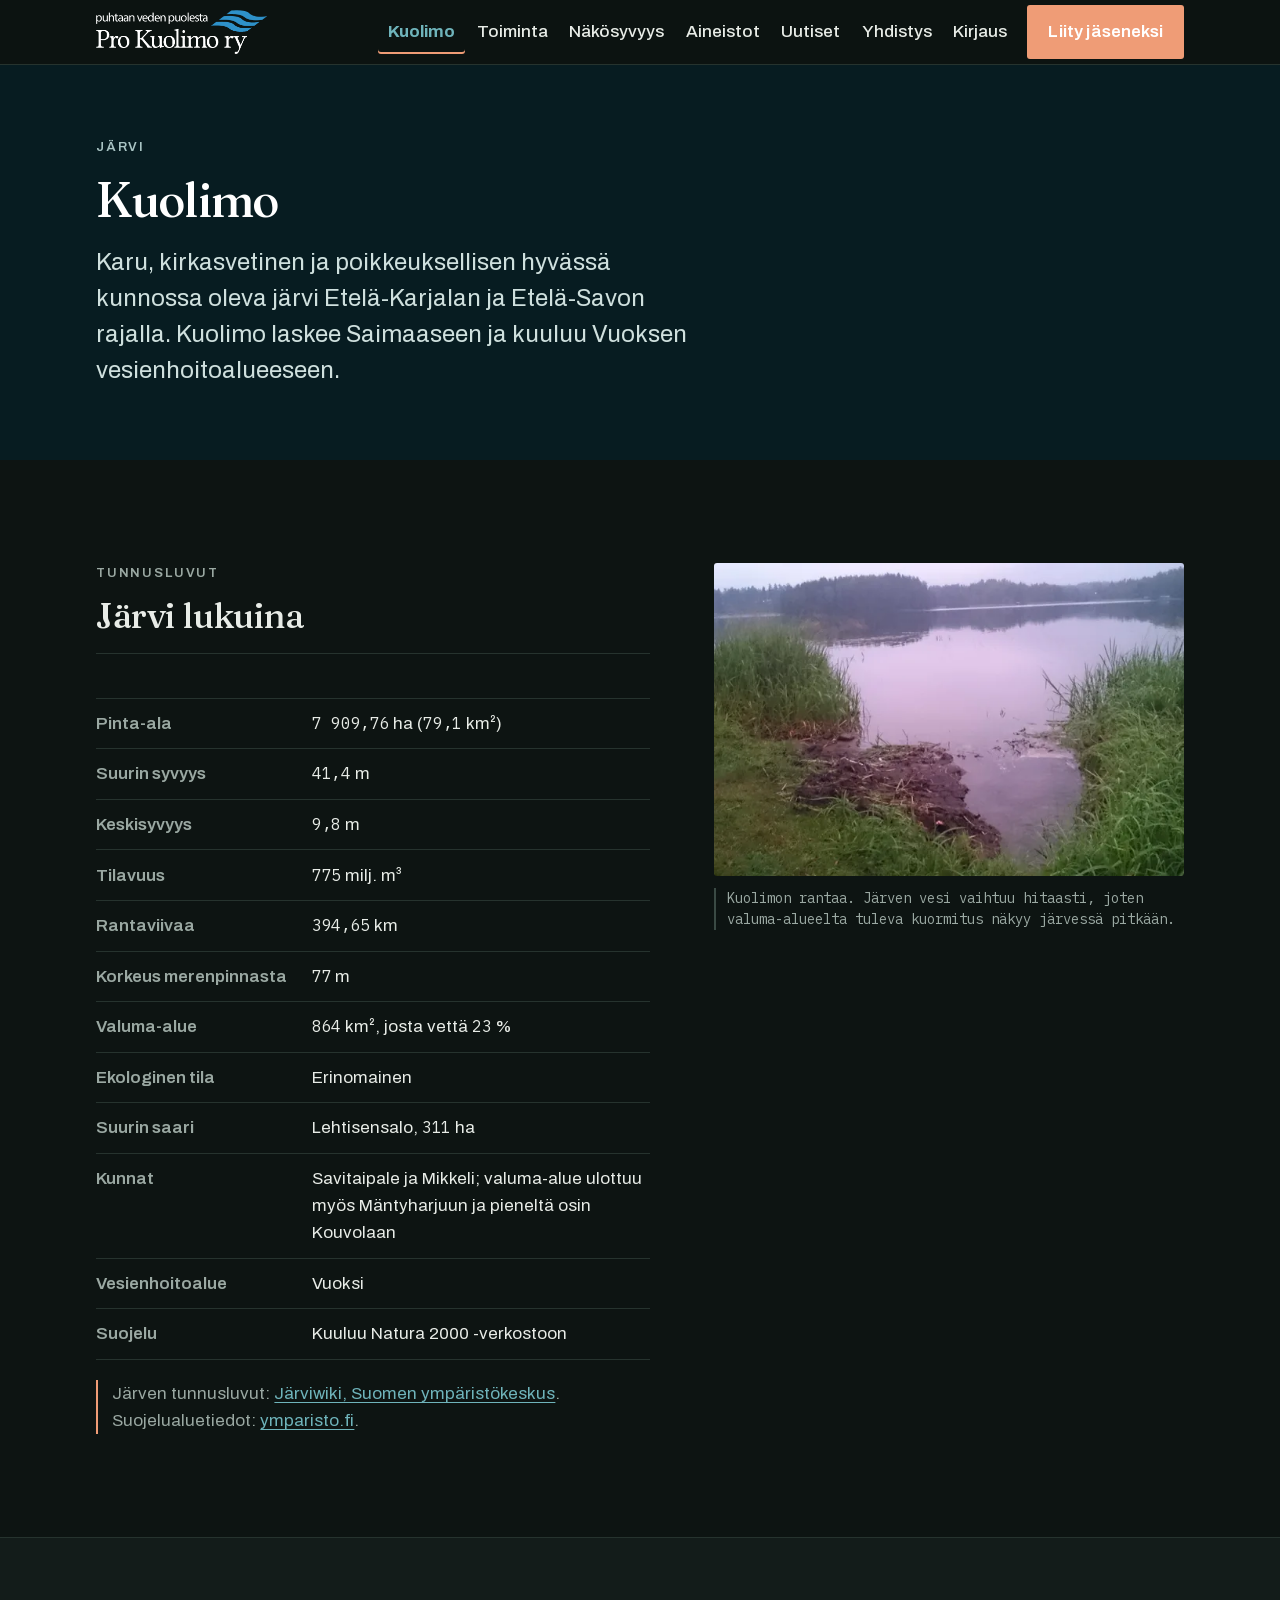
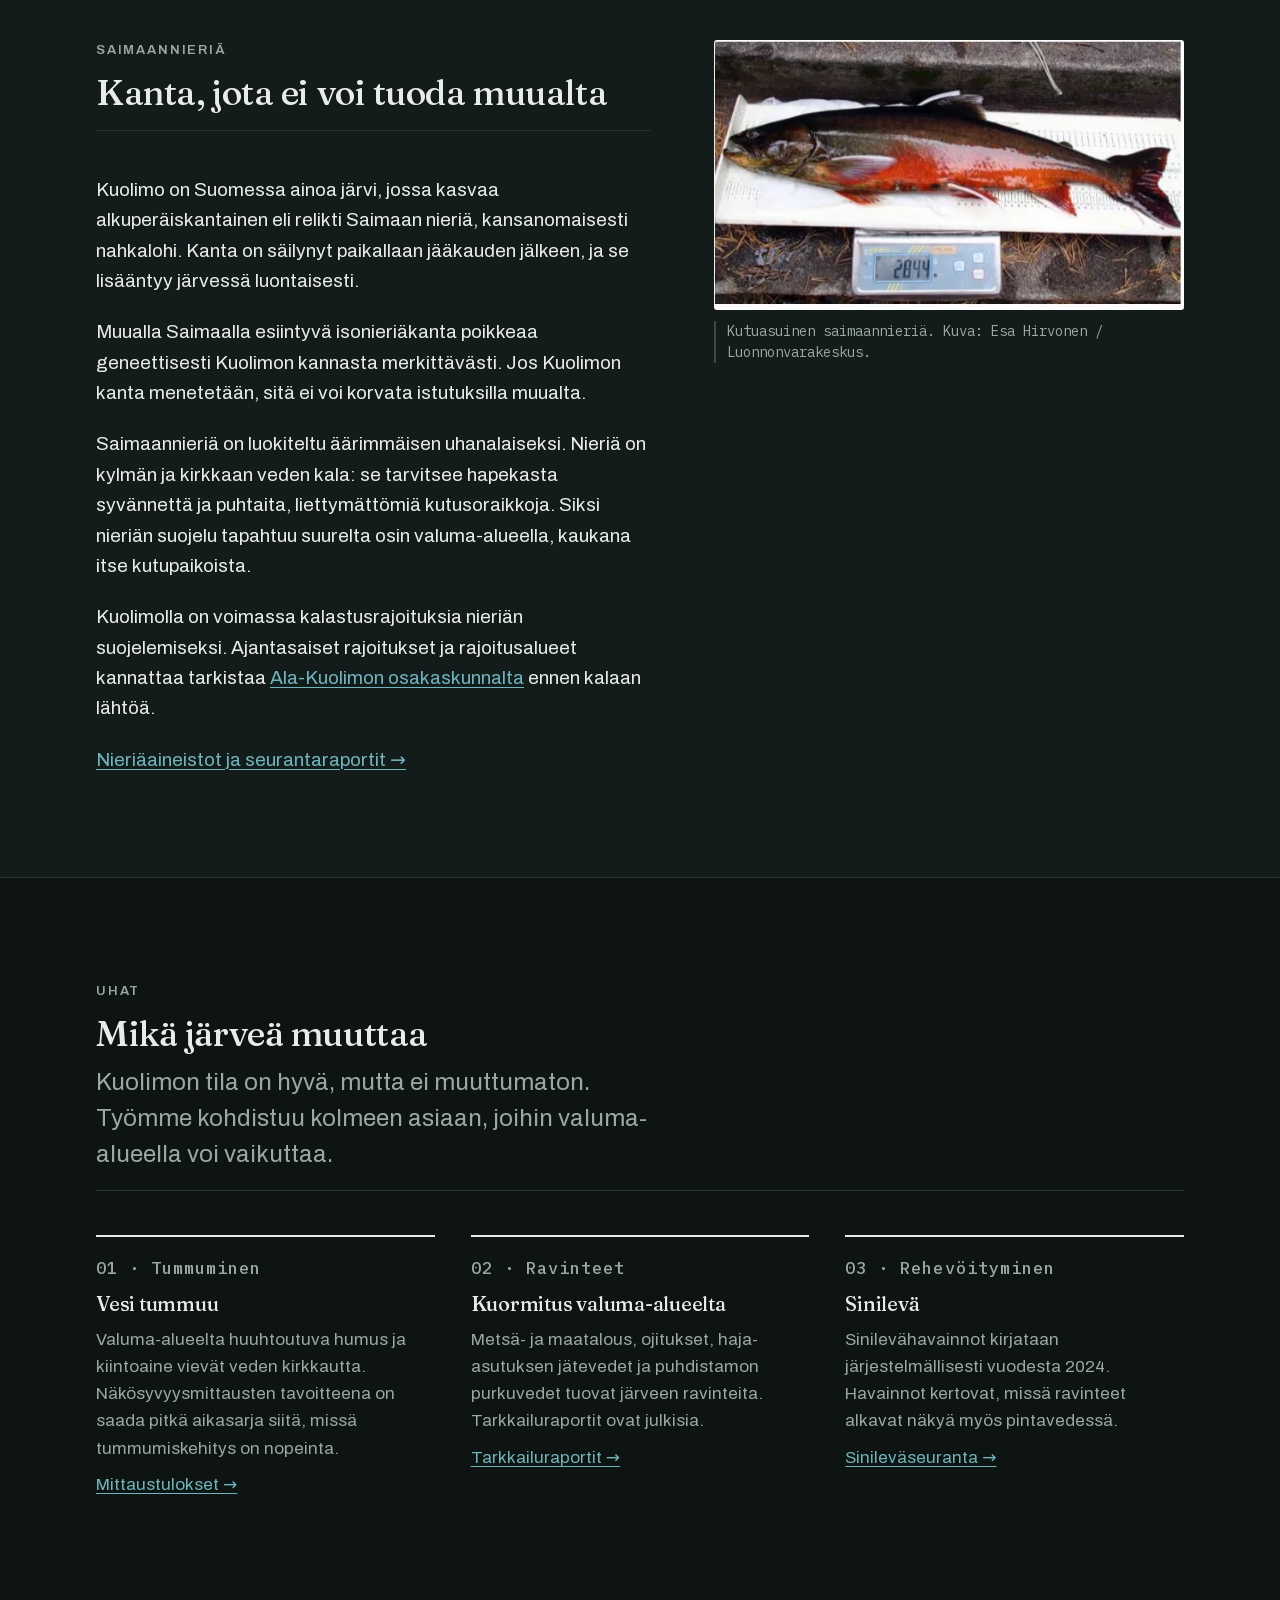
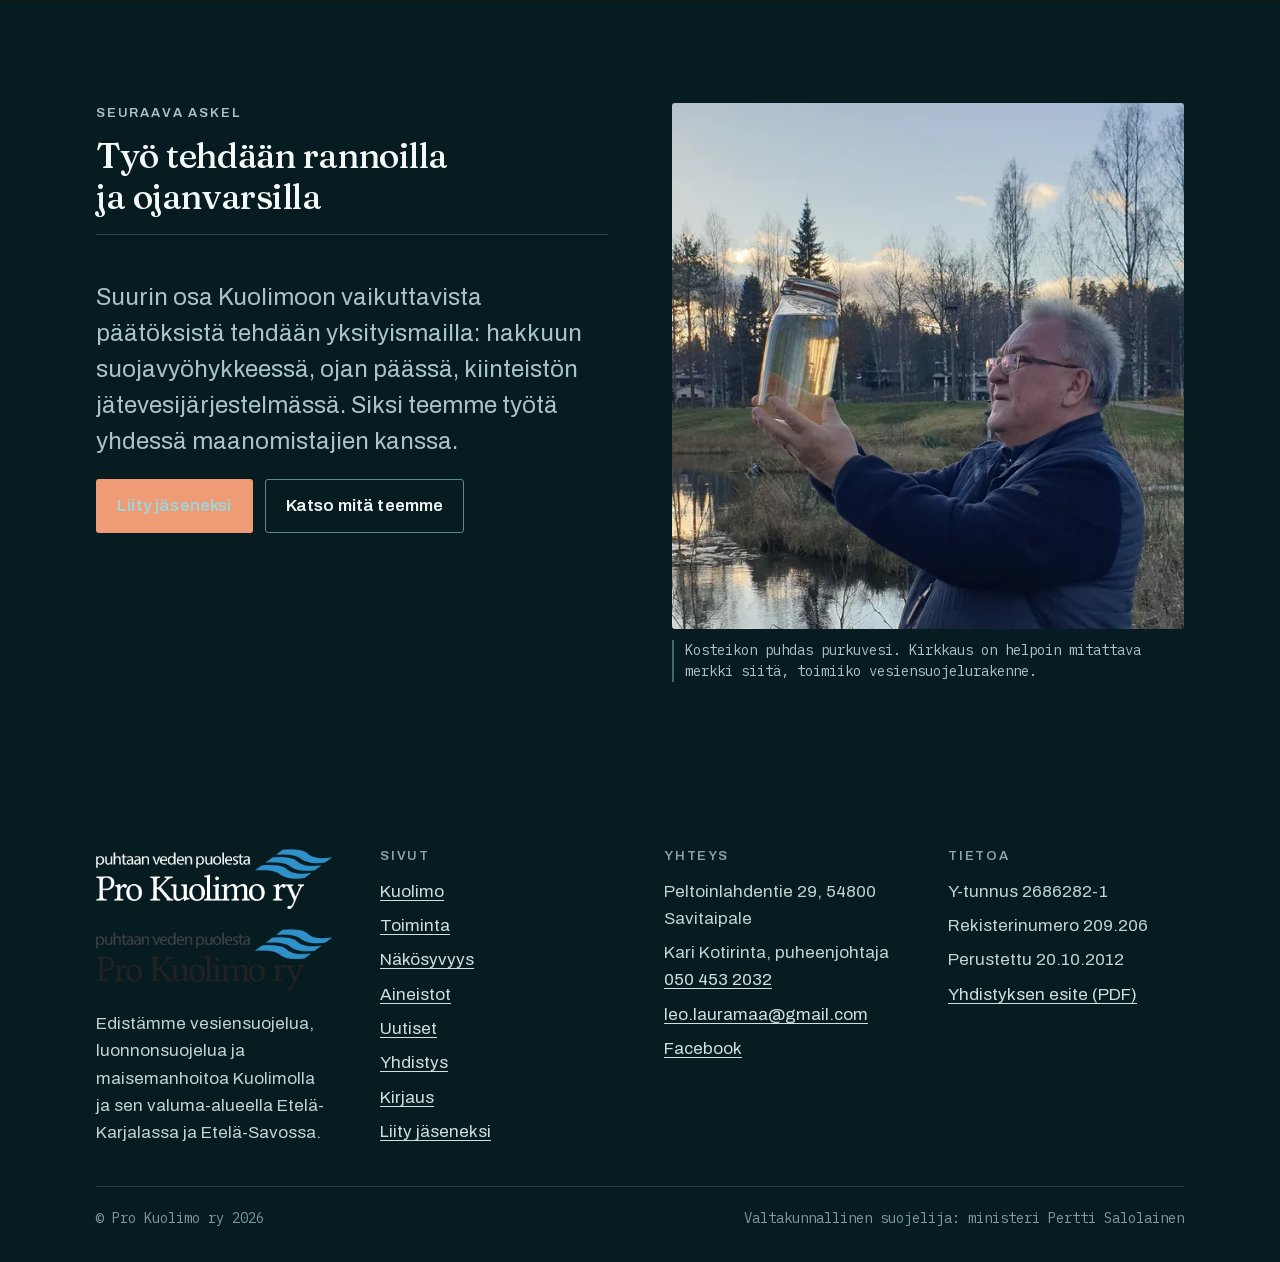
<file: kuolimo.html>
<!doctype html>
<html lang="fi">
<head>
<meta charset="utf-8">
<meta name="viewport" content="width=device-width, initial-scale=1">
<title>Kuolimo ja saimaannieriä – Pro Kuolimo ry</title>
<meta name="description" content="Kuolimo on 79 neliökilometrin karu ja kirkasvetinen järvi, jonka ekologinen tila on erinomainen. Järvessä elää Suomen ainoa alkuperäinen, luontaisesti lisääntyvä saimaannieriäkanta.">
<link rel="canonical" href="https://prokuolimo.fi/kuolimo.html">
<meta name="theme-color" content="#0d1412">
<meta property="og:type" content="article">
<meta property="og:locale" content="fi_FI">
<meta property="og:title" content="Kuolimo ja saimaannieriä">
<meta property="og:description" content="Järven tunnusluvut, ekologinen tila ja äärimmäisen uhanalainen nieriäkanta.">
<meta property="og:image" content="https://prokuolimo.fi/assets/img/og-kuva.jpg">
<link rel="icon" href="assets/favicon.svg" type="image/svg+xml">
<link rel="preload" href="assets/fonts/fraunces-var-latin.woff2" as="font" type="font/woff2" crossorigin>
<link rel="preload" href="assets/fonts/archivo-var-latin.woff2" as="font" type="font/woff2" crossorigin>
<link rel="stylesheet" href="assets/css/site.css">
<script type="module" src="assets/js/site.js"></script>
</head>
<body>
<site-header></site-header>
<noscript>
  <nav class="wrap noscript-nav" aria-label="Päävalikko">
    <a href="index.html">Etusivu</a> ·
    <a href="toiminta.html">Toiminta</a> ·
    <a href="nakosyvyys.html">Näkösyvyys</a> ·
    <a href="aineistot.html">Aineistot</a> ·
    <a href="uutiset.html">Uutiset</a> ·
    <a href="yhdistys.html">Yhdistys</a> ·
    <a href="liity.html">Liity jäseneksi</a>
  </nav>
</noscript>

<main id="main">

  <section class="pagehead">
    <div class="wrap">
      <p class="label">Järvi</p>
      <h1>Kuolimo</h1>
      <p class="lead">Karu, kirkasvetinen ja poikkeuksellisen hyvässä kunnossa oleva järvi
        Etelä-Karjalan ja Etelä-Savon rajalla. Kuolimo laskee Saimaaseen ja kuuluu Vuoksen
        vesienhoitoalueeseen.</p>
    </div>
  </section>

  <section class="band">
    <div class="wrap split">
      <div class="stack">
        <div class="head">
          <p class="label">Tunnusluvut</p>
          <h2>Järvi lukuina</h2>
        </div>
        <dl class="facts">
          <div><dt>Pinta-ala</dt><dd><span class="num">7 909,76</span> ha (<span class="num">79,1</span> km²)</dd></div>
          <div><dt>Suurin syvyys</dt><dd><span class="num">41,4</span> m</dd></div>
          <div><dt>Keskisyvyys</dt><dd><span class="num">9,8</span> m</dd></div>
          <div><dt>Tilavuus</dt><dd><span class="num">775</span> milj. m³</dd></div>
          <div><dt>Rantaviivaa</dt><dd><span class="num">394,65</span> km</dd></div>
          <div><dt>Korkeus merenpinnasta</dt><dd><span class="num">77</span> m</dd></div>
          <div><dt>Valuma-alue</dt><dd><span class="num">864</span> km², josta vettä <span class="num">23</span> %</dd></div>
          <div><dt>Ekologinen tila</dt><dd>Erinomainen</dd></div>
          <div><dt>Suurin saari</dt><dd>Lehtisensalo, <span class="num">311</span> ha</dd></div>
          <div><dt>Kunnat</dt><dd>Savitaipale ja Mikkeli; valuma-alue ulottuu myös Mäntyharjuun ja pieneltä osin Kouvolaan</dd></div>
          <div><dt>Vesienhoitoalue</dt><dd>Vuoksi</dd></div>
          <div><dt>Suojelu</dt><dd>Kuuluu Natura 2000 -verkostoon</dd></div>
        </dl>
        <p class="note">Järven tunnusluvut: <a href="https://www.jarviwiki.fi/wiki/Kuolimo_(04.141.1.001)">Järviwiki,
          Suomen ympäristökeskus</a>. Suojelualuetiedot: <a href="https://www.ymparisto.fi/fi/luonto-vesistot-ja-meri/luonnon-monimuotoisuus/suojelu-ennallistaminen-ja-luonnonhoito/natura-2000-alueet/kuolimo">ymparisto.fi</a>.</p>
      </div>
      <figure class="figure reveal">
        <img src="assets/img/kuolimo-ranta-1000.webp"
             srcset="assets/img/kuolimo-ranta-600.webp 600w, assets/img/kuolimo-ranta-1000.webp 1000w, assets/img/kuolimo-ranta-1600.webp 1600w"
             sizes="(min-width: 52rem) 38vw, 100vw" width="1000" height="666" loading="lazy"
             alt="Kuolimon ruohoinen ranta ja tyyni vedenpinta hämärtyvässä illassa.">
        <figcaption>Kuolimon rantaa. Järven vesi vaihtuu hitaasti, joten valuma-alueelta
          tuleva kuormitus näkyy järvessä pitkään.</figcaption>
      </figure>
    </div>
  </section>

  <section class="band band--tint" id="nieria">
    <div class="wrap split split--flip">
      <figure class="figure reveal">
        <img src="assets/img/saimaannieria-1000.webp"
             srcset="assets/img/saimaannieria-600.webp 549w, assets/img/saimaannieria-1000.webp 1000w"
             sizes="(min-width: 52rem) 38vw, 100vw" width="549" height="315" loading="lazy"
             alt="Saimaannieriä kutuasussa, kylki hehkuu punaisena.">
        <figcaption>Kutuasuinen saimaannieriä. Kuva: Esa Hirvonen / Luonnonvarakeskus.</figcaption>
      </figure>
      <div class="stack">
        <div class="head">
          <p class="label">Saimaannieriä</p>
          <h2>Kanta, jota ei voi tuoda muualta</h2>
        </div>
        <div class="prose">
          <p>Kuolimo on Suomessa ainoa järvi, jossa kasvaa alkuperäiskantainen eli relikti
            Saimaan nieriä, kansanomaisesti nahkalohi. Kanta on säilynyt paikallaan jääkauden
            jälkeen, ja se lisääntyy järvessä luontaisesti.</p>
          <p>Muualla Saimaalla esiintyvä isonieriäkanta poikkeaa geneettisesti Kuolimon
            kannasta merkittävästi. Jos Kuolimon kanta menetetään, sitä ei voi korvata
            istutuksilla muualta.</p>
          <p>Saimaannieriä on luokiteltu äärimmäisen uhanalaiseksi. Nieriä on kylmän ja
            kirkkaan veden kala: se tarvitsee hapekasta syvännettä ja puhtaita, liettymättömiä
            kutusoraikkoja. Siksi nieriän suojelu tapahtuu suurelta osin valuma-alueella,
            kaukana itse kutupaikoista.</p>
          <p>Kuolimolla on voimassa kalastusrajoituksia nieriän suojelemiseksi. Ajantasaiset
            rajoitukset ja rajoitusalueet kannattaa tarkistaa
            <a href="https://alakuolimo.fi/">Ala-Kuolimon osakaskunnalta</a> ennen kalaan lähtöä.</p>
          <p><a href="aineistot.html">Nieriäaineistot ja seurantaraportit →</a></p>
        </div>
      </div>
    </div>
  </section>

  <section class="band">
    <div class="wrap">
      <div class="head">
        <p class="label">Uhat</p>
        <h2>Mikä järveä muuttaa</h2>
        <p class="lead">Kuolimon tila on hyvä, mutta ei muuttumaton. Työmme kohdistuu kolmeen
          asiaan, joihin valuma-alueella voi vaikuttaa.</p>
      </div>
      <div class="cols">
        <article class="card reveal">
          <p class="card__num">01 · Tummuminen</p>
          <h3>Vesi tummuu</h3>
          <p>Valuma-alueelta huuhtoutuva humus ja kiintoaine vievät veden kirkkautta.
            Näkösyvyysmittausten tavoitteena on saada pitkä aikasarja siitä, missä
            tummumiskehitys on nopeinta.</p>
          <p><a href="nakosyvyys.html">Mittaustulokset →</a></p>
        </article>
        <article class="card reveal">
          <p class="card__num">02 · Ravinteet</p>
          <h3>Kuormitus valuma-alueelta</h3>
          <p>Metsä- ja maatalous, ojitukset, haja-asutuksen jätevedet ja puhdistamon
            purkuvedet tuovat järveen ravinteita. Tarkkailuraportit ovat julkisia.</p>
          <p><a href="aineistot.html">Tarkkailuraportit →</a></p>
        </article>
        <article class="card reveal">
          <p class="card__num">03 · Rehevöityminen</p>
          <h3>Sinilevä</h3>
          <p>Sinilevähavainnot kirjataan järjestelmällisesti vuodesta 2024. Havainnot
            kertovat, missä ravinteet alkavat näkyä myös pintavedessä.</p>
          <p><a href="toiminta.html#sinileva">Sinileväseuranta →</a></p>
        </article>
      </div>
    </div>
  </section>

  <section class="band band--deep">
    <div class="wrap split split--even">
      <div class="stack">
        <div class="head head--deep">
          <p class="label">Seuraava askel</p>
          <h2>Työ tehdään rannoilla ja ojanvarsilla</h2>
        </div>
        <p class="lead">Suurin osa Kuolimoon vaikuttavista päätöksistä tehdään
          yksityismailla: hakkuun suojavyöhykkeessä, ojan päässä, kiinteistön jätevesijärjestelmässä.
          Siksi teemme työtä yhdessä maanomistajien kanssa.</p>
        <div class="btn-row">
          <a class="btn btn--primary" href="liity.html">Liity jäseneksi</a>
          <a class="btn btn--ghost" href="toiminta.html">Katso mitä teemme</a>
        </div>
      </div>
      <figure class="figure">
        <img src="assets/img/vesinayte-1000.webp"
             srcset="assets/img/vesinayte-600.webp 600w, assets/img/vesinayte-1000.webp 1000w"
             sizes="(min-width: 52rem) 44vw, 100vw" width="1000" height="1026" loading="lazy"
             alt="Mies nostaa lasipurkissa olevaa vesinäytettä valoa vasten kosteikon rannalla.">
        <figcaption>Kosteikon puhdas purkuvesi. Kirkkaus on helpoin mitattava merkki
          siitä, toimiiko vesiensuojelurakenne.</figcaption>
      </figure>
    </div>
  </section>

</main>
<site-footer></site-footer>
</body>
</html>
</file>
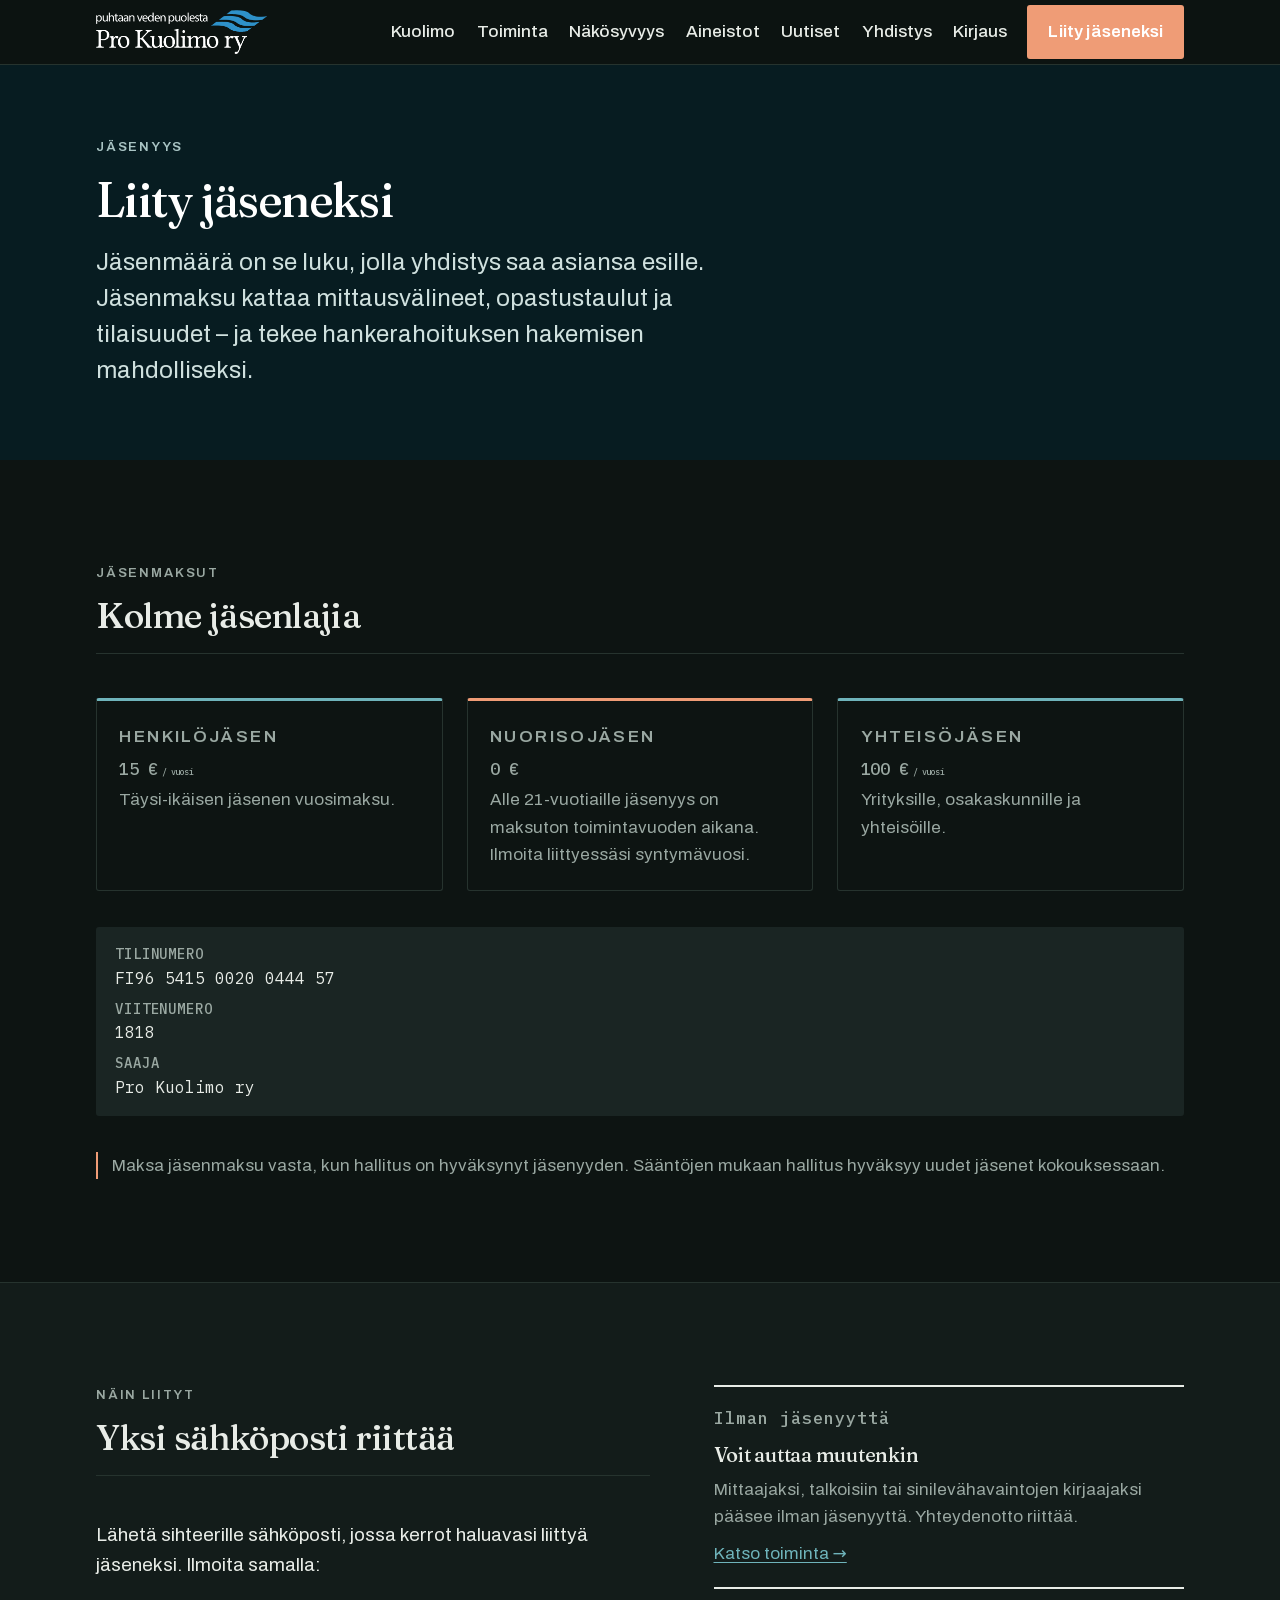
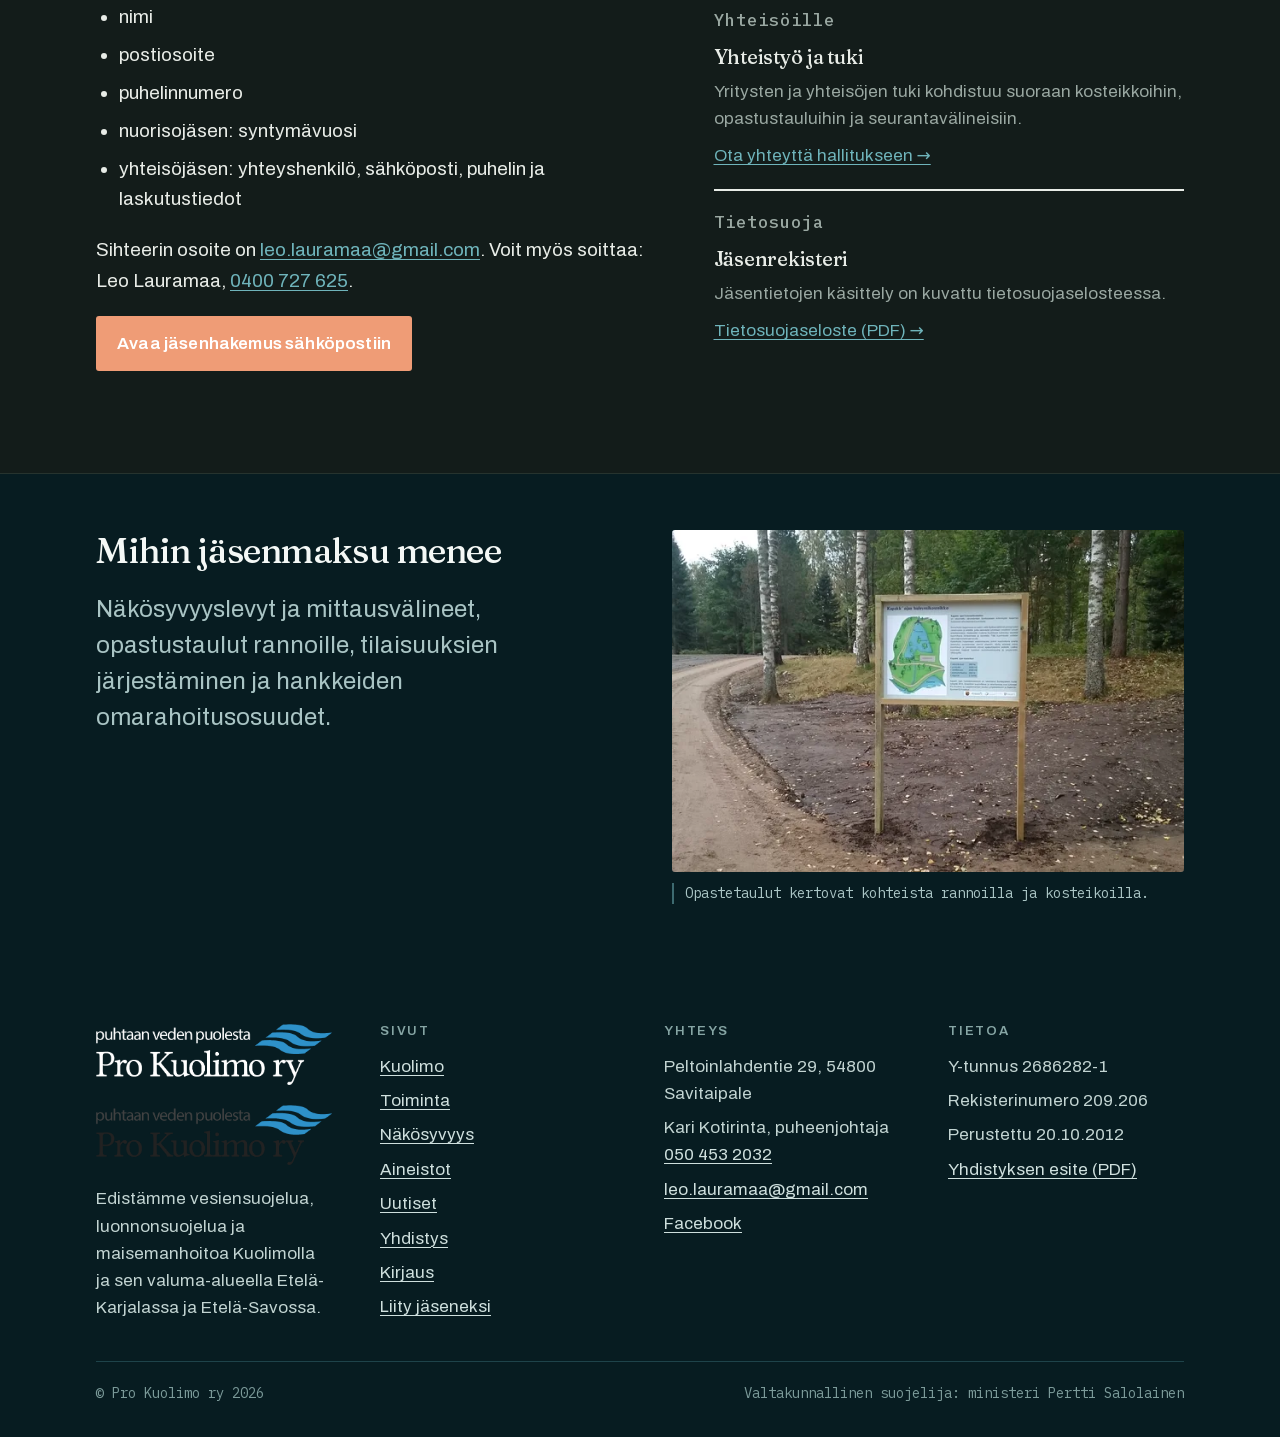
<file: liity.html>
<!doctype html>
<html lang="fi">
<head>
<meta charset="utf-8">
<meta name="viewport" content="width=device-width, initial-scale=1">
<title>Liity jäseneksi – Pro Kuolimo ry</title>
<meta name="description" content="Pro Kuolimo ry:n jäsenmaksu on 15 € vuodessa, alle 21-vuotiaille jäsenyys on maksuton ja yhteisöjäsenyys 100 € vuodessa. Näin liityt.">
<link rel="canonical" href="https://prokuolimo.fi/liity.html">
<meta name="theme-color" content="#0d1412">
<meta property="og:type" content="website">
<meta property="og:locale" content="fi_FI">
<meta property="og:title" content="Liity jäseneksi – Pro Kuolimo ry">
<meta property="og:description" content="15 € vuodessa. Alle 21-vuotiaille maksutta.">
<meta property="og:image" content="https://prokuolimo.fi/assets/img/og-kuva.jpg">
<link rel="icon" href="assets/favicon.svg" type="image/svg+xml">
<link rel="preload" href="assets/fonts/fraunces-var-latin.woff2" as="font" type="font/woff2" crossorigin>
<link rel="preload" href="assets/fonts/archivo-var-latin.woff2" as="font" type="font/woff2" crossorigin>
<link rel="stylesheet" href="assets/css/site.css">
<script type="module" src="assets/js/site.js"></script>
</head>
<body>
<site-header></site-header>
<noscript>
  <nav class="wrap noscript-nav" aria-label="Päävalikko">
    <a href="index.html">Etusivu</a> ·
    <a href="kuolimo.html">Kuolimo</a> ·
    <a href="toiminta.html">Toiminta</a> ·
    <a href="nakosyvyys.html">Näkösyvyys</a> ·
    <a href="aineistot.html">Aineistot</a> ·
    <a href="uutiset.html">Uutiset</a> ·
    <a href="yhdistys.html">Yhdistys</a>
  </nav>
</noscript>

<main id="main">

  <section class="pagehead">
    <div class="wrap">
      <p class="label">Jäsenyys</p>
      <h1>Liity jäseneksi</h1>
      <p class="lead">Jäsenmäärä on se luku, jolla yhdistys saa asiansa esille. Jäsenmaksu
        kattaa mittausvälineet, opastustaulut ja tilaisuudet – ja tekee hankerahoituksen
        hakemisen mahdolliseksi.</p>
    </div>
  </section>

  <section class="band">
    <div class="wrap stack-lg">
      <div class="head">
        <p class="label">Jäsenmaksut</p>
        <h2>Kolme jäsenlajia</h2>
      </div>
      <div class="tiers">
        <div class="tier">
          <p class="label">Henkilöjäsen</p>
          <p class="tier__price">15 €<span style="font-size:0.5em"> / vuosi</span></p>
          <p>Täysi-ikäisen jäsenen vuosimaksu.</p>
        </div>
        <div class="tier tier--accent">
          <p class="label">Nuorisojäsen</p>
          <p class="tier__price">0 €</p>
          <p>Alle 21-vuotiaille jäsenyys on maksuton toimintavuoden aikana. Ilmoita
            liittyessäsi syntymävuosi.</p>
        </div>
        <div class="tier">
          <p class="label">Yhteisöjäsen</p>
          <p class="tier__price">100 €<span style="font-size:0.5em"> / vuosi</span></p>
          <p>Yrityksille, osakaskunnille ja yhteisöille.</p>
        </div>
      </div>

      <div class="payinfo">
        <p><b>Tilinumero</b>FI96 5415 0020 0444 57</p>
        <p><b>Viitenumero</b>1818</p>
        <p><b>Saaja</b>Pro Kuolimo ry</p>
      </div>
      <p class="note">Maksa jäsenmaksu vasta, kun hallitus on hyväksynyt jäsenyyden.
        Sääntöjen mukaan hallitus hyväksyy uudet jäsenet kokouksessaan.</p>
    </div>
  </section>

  <section class="band band--tint">
    <div class="wrap split">
      <div class="stack">
        <div class="head">
          <p class="label">Näin liityt</p>
          <h2>Yksi sähköposti riittää</h2>
        </div>
        <div class="prose">
          <p>Lähetä sihteerille sähköposti, jossa kerrot haluavasi liittyä jäseneksi.
            Ilmoita samalla:</p>
          <ul>
            <li>nimi</li>
            <li>postiosoite</li>
            <li>puhelinnumero</li>
            <li>nuorisojäsen: syntymävuosi</li>
            <li>yhteisöjäsen: yhteyshenkilö, sähköposti, puhelin ja laskutustiedot</li>
          </ul>
          <p>Sihteerin osoite on
            <a href="mailto:leo.lauramaa@gmail.com">leo.lauramaa@gmail.com</a>.
            Voit myös soittaa: Leo Lauramaa,
            <a href="tel:0400727625">0400 727 625</a>.</p>
        </div>
        <div class="btn-row">
          <a class="btn btn--primary"
             href="mailto:leo.lauramaa@gmail.com?subject=J%C3%A4senhakemus%20Pro%20Kuolimo%20ry&body=Haluan%20liitty%C3%A4%20Pro%20Kuolimo%20ry%3An%20j%C3%A4seneksi.%0A%0AJ%C3%A4senlaji%20(henkil%C3%B6-%2C%20nuoriso-%20tai%20yhteis%C3%B6j%C3%A4sen)%3A%20%0ANimi%3A%20%0APostiosoite%3A%20%0APuhelin%3A%20%0ASyntym%C3%A4vuosi%20(nuorisoj%C3%A4sen)%3A%20%0AYhteyshenkil%C3%B6%20ja%20laskutustiedot%20(yhteis%C3%B6j%C3%A4sen)%3A%20%0A">
            Avaa jäsenhakemus sähköpostiin</a>
        </div>
      </div>
      <div class="stack">
        <div class="card">
          <p class="card__num">Ilman jäsenyyttä</p>
          <h3>Voit auttaa muutenkin</h3>
          <p>Mittaajaksi, talkoisiin tai sinilevähavaintojen kirjaajaksi pääsee ilman
            jäsenyyttä. Yhteydenotto riittää.</p>
          <p><a href="toiminta.html">Katso toiminta →</a></p>
        </div>
        <div class="card">
          <p class="card__num">Yhteisöille</p>
          <h3>Yhteistyö ja tuki</h3>
          <p>Yritysten ja yhteisöjen tuki kohdistuu suoraan kosteikkoihin, opastustauluihin
            ja seurantavälineisiin.</p>
          <p><a href="yhdistys.html#yhteystiedot">Ota yhteyttä hallitukseen →</a></p>
        </div>
        <div class="card">
          <p class="card__num">Tietosuoja</p>
          <h3>Jäsenrekisteri</h3>
          <p>Jäsentietojen käsittely on kuvattu tietosuojaselosteessa.</p>
          <p><a href="aineistot/pro-kuolimo-ry-tietosuojaseloste-24052018.pdf">Tietosuojaseloste (PDF) →</a></p>
        </div>
      </div>
    </div>
  </section>

  <section class="band band--deep band--tight">
    <div class="wrap">
      <div class="split split--even">
        <div class="stack">
          <h2>Mihin jäsenmaksu menee</h2>
          <p class="lead">Näkösyvyyslevyt ja mittausvälineet, opastustaulut rannoille,
            tilaisuuksien järjestäminen ja hankkeiden omarahoitusosuudet.</p>
        </div>
        <figure class="figure">
          <img src="assets/img/opastetaulu-1000.webp"
               srcset="assets/img/opastetaulu-600.webp 600w, assets/img/opastetaulu-1000.webp 1000w, assets/img/opastetaulu-1600.webp 1600w"
               sizes="(min-width: 52rem) 44vw, 100vw" width="1000" height="667" loading="lazy"
               alt="Opastetaulu kosteikon vieressä metsätien varressa.">
          <figcaption>Opastetaulut kertovat kohteista rannoilla ja kosteikoilla.</figcaption>
        </figure>
      </div>
    </div>
  </section>

</main>
<site-footer></site-footer>
</body>
</html>
</file>
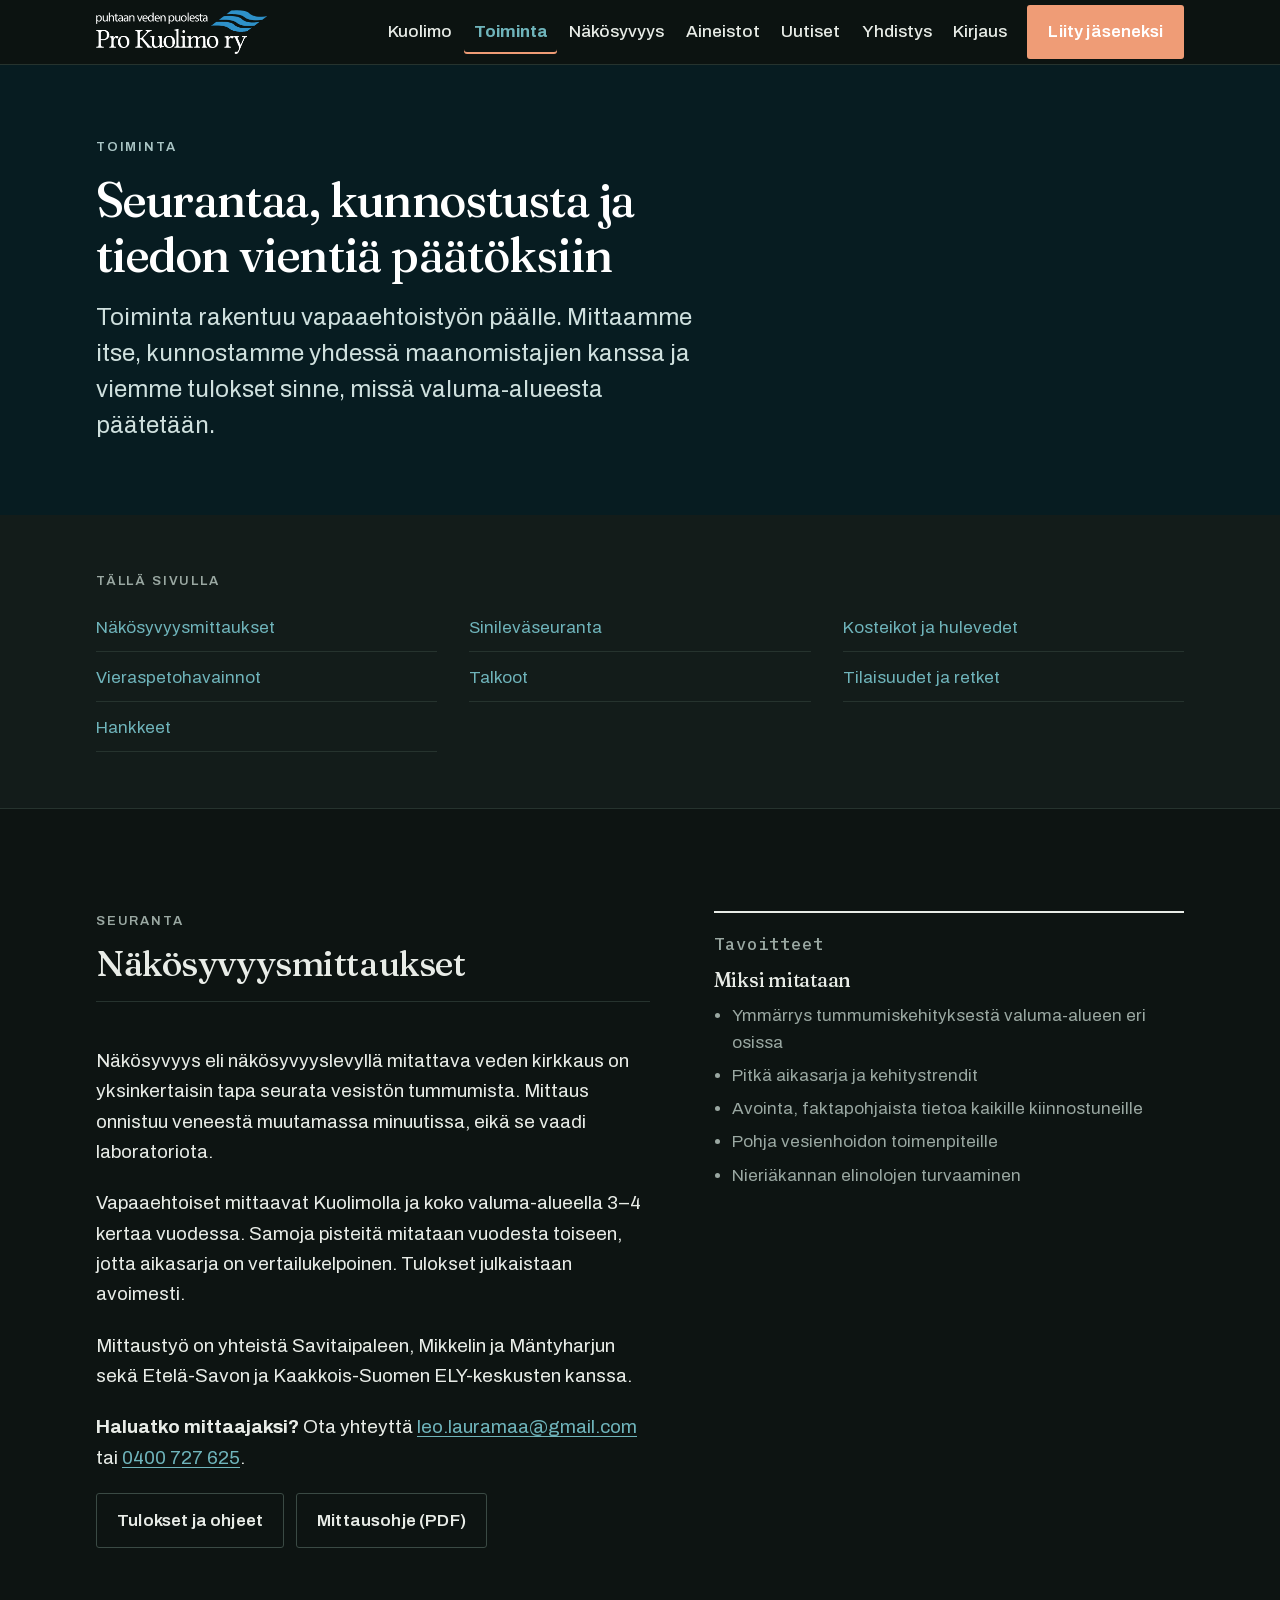
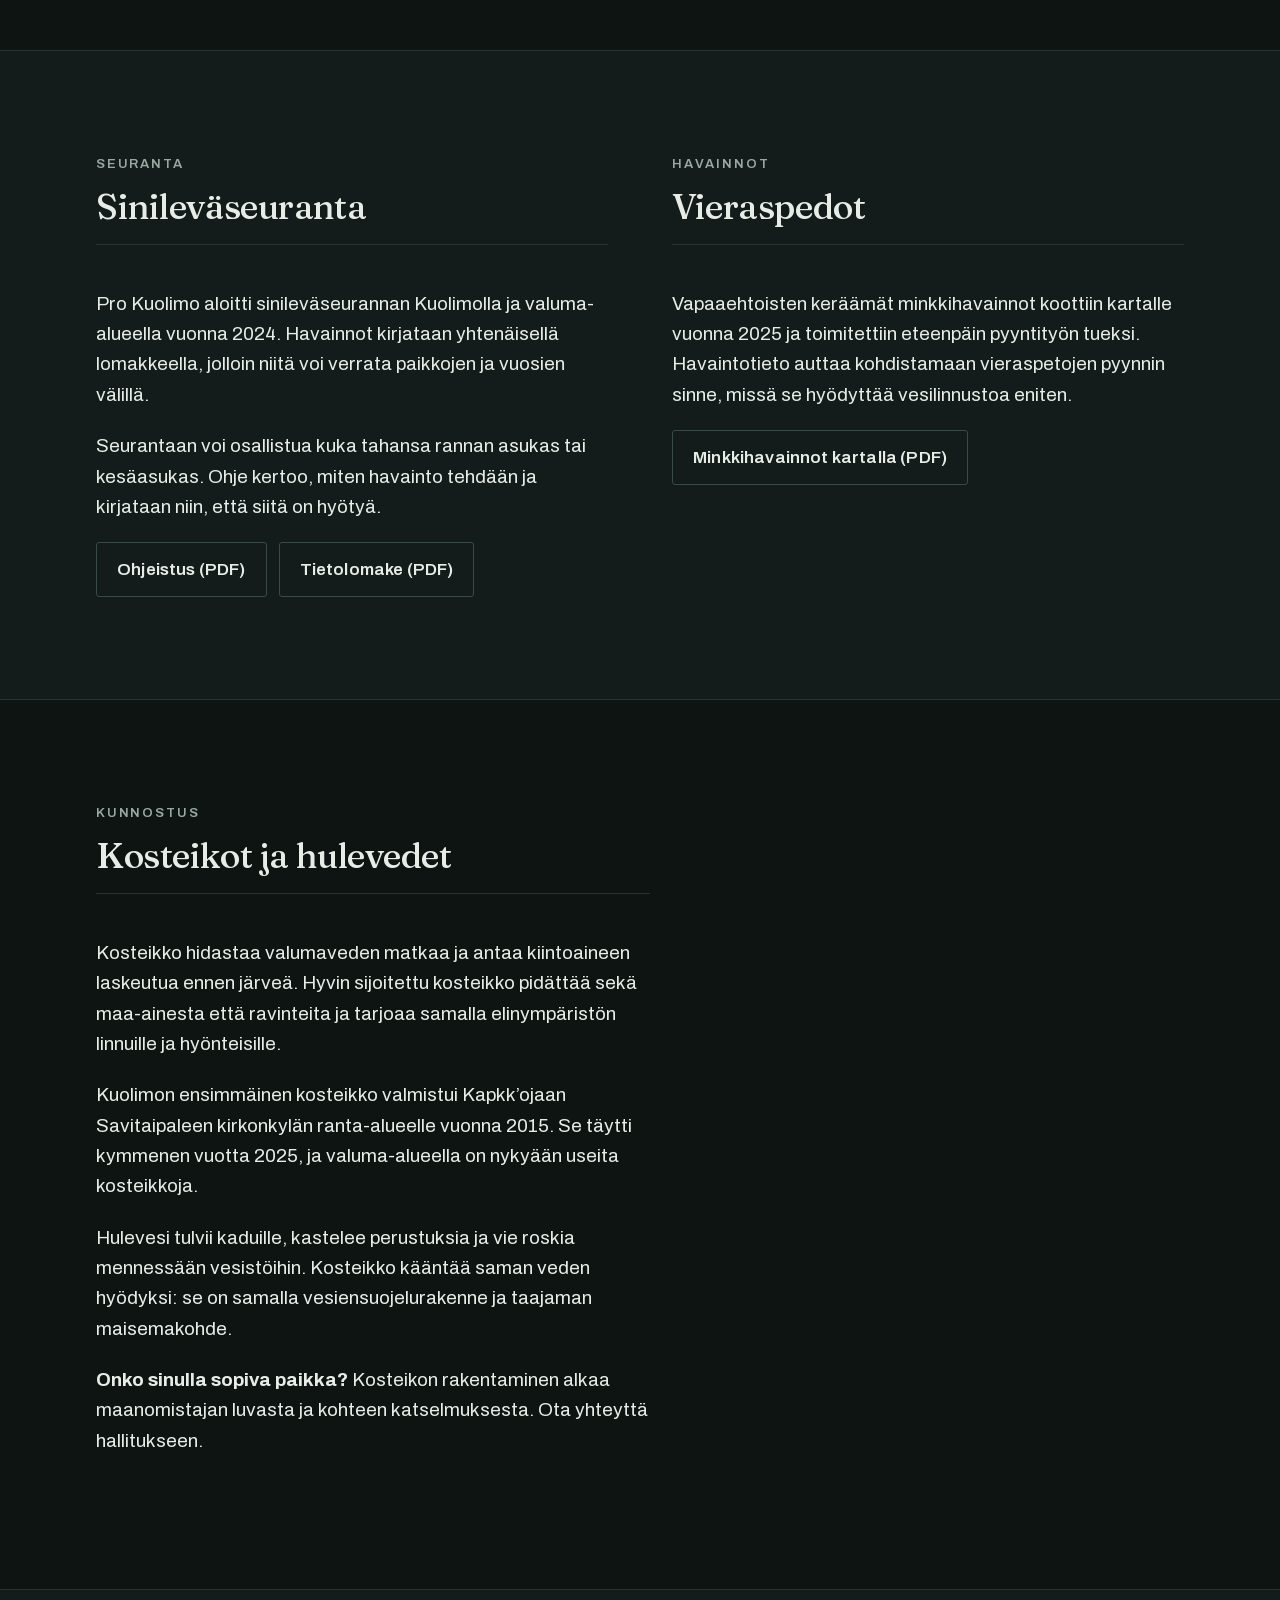
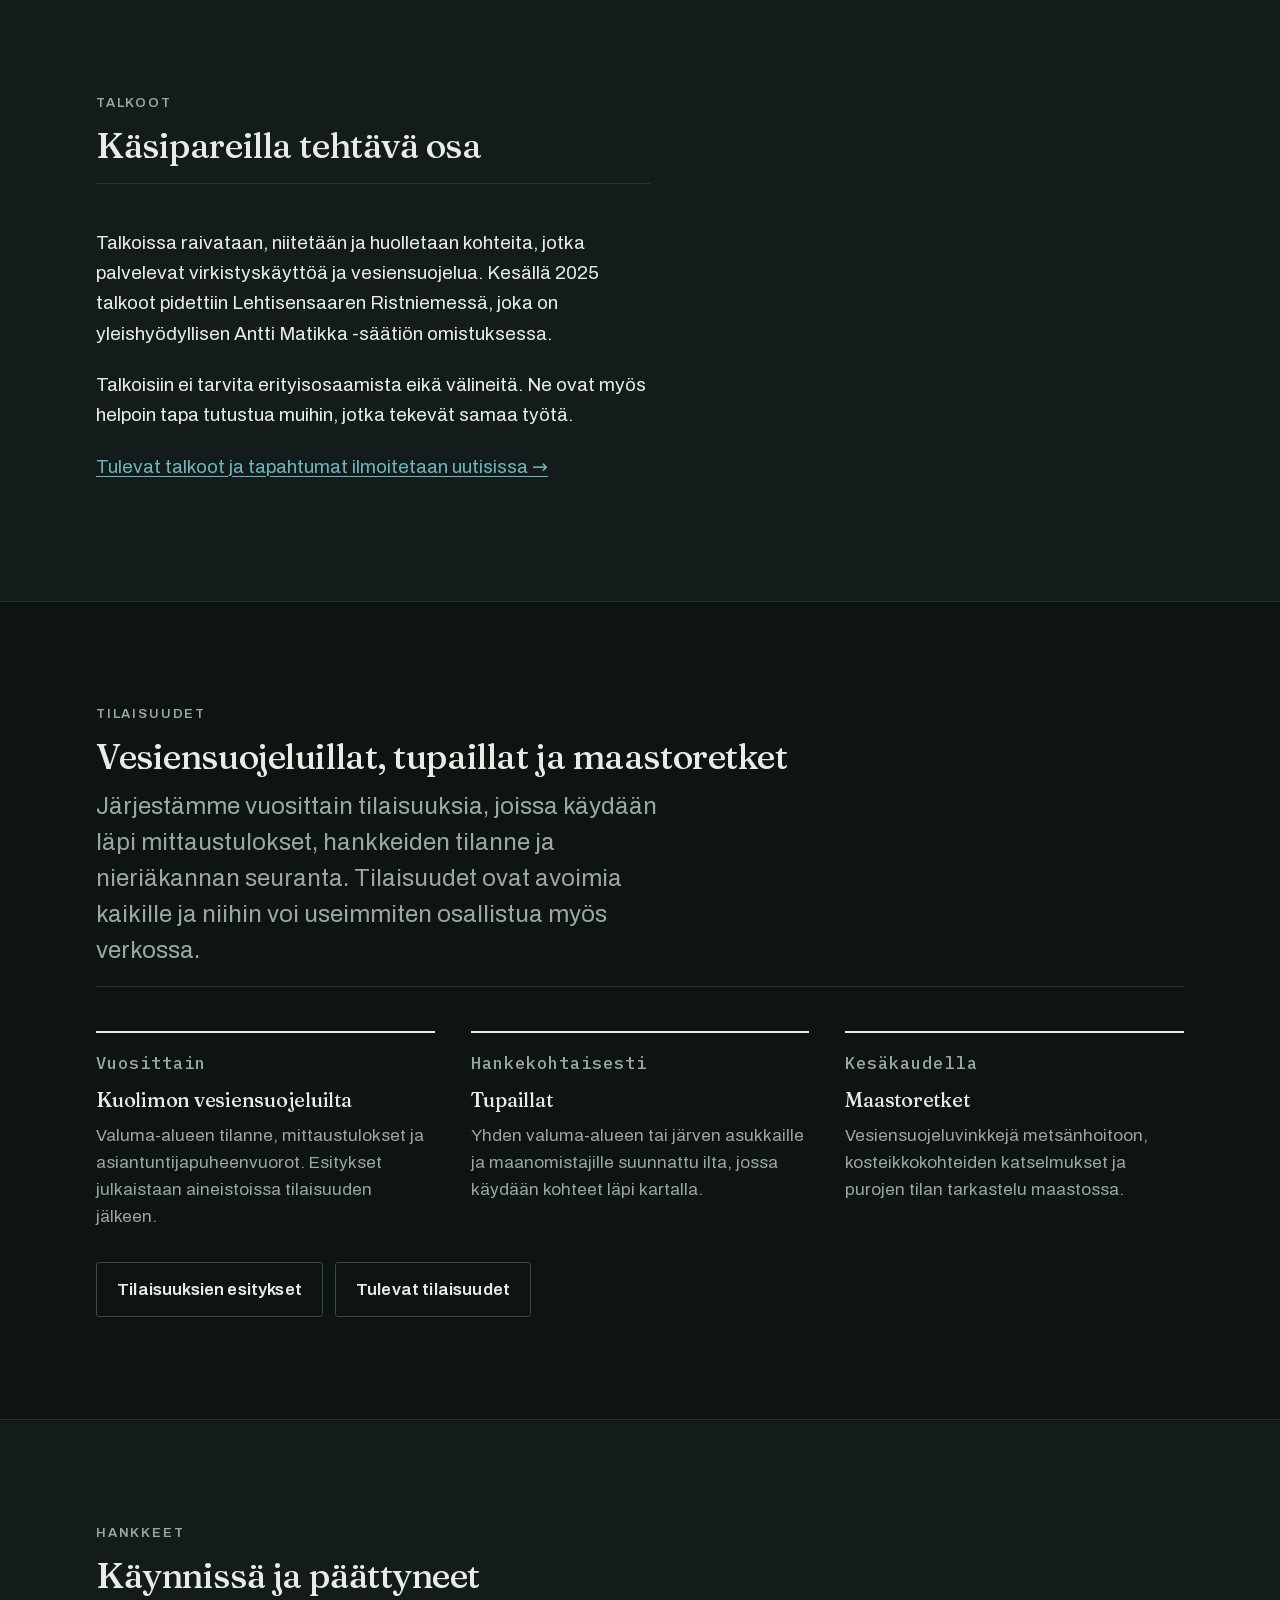
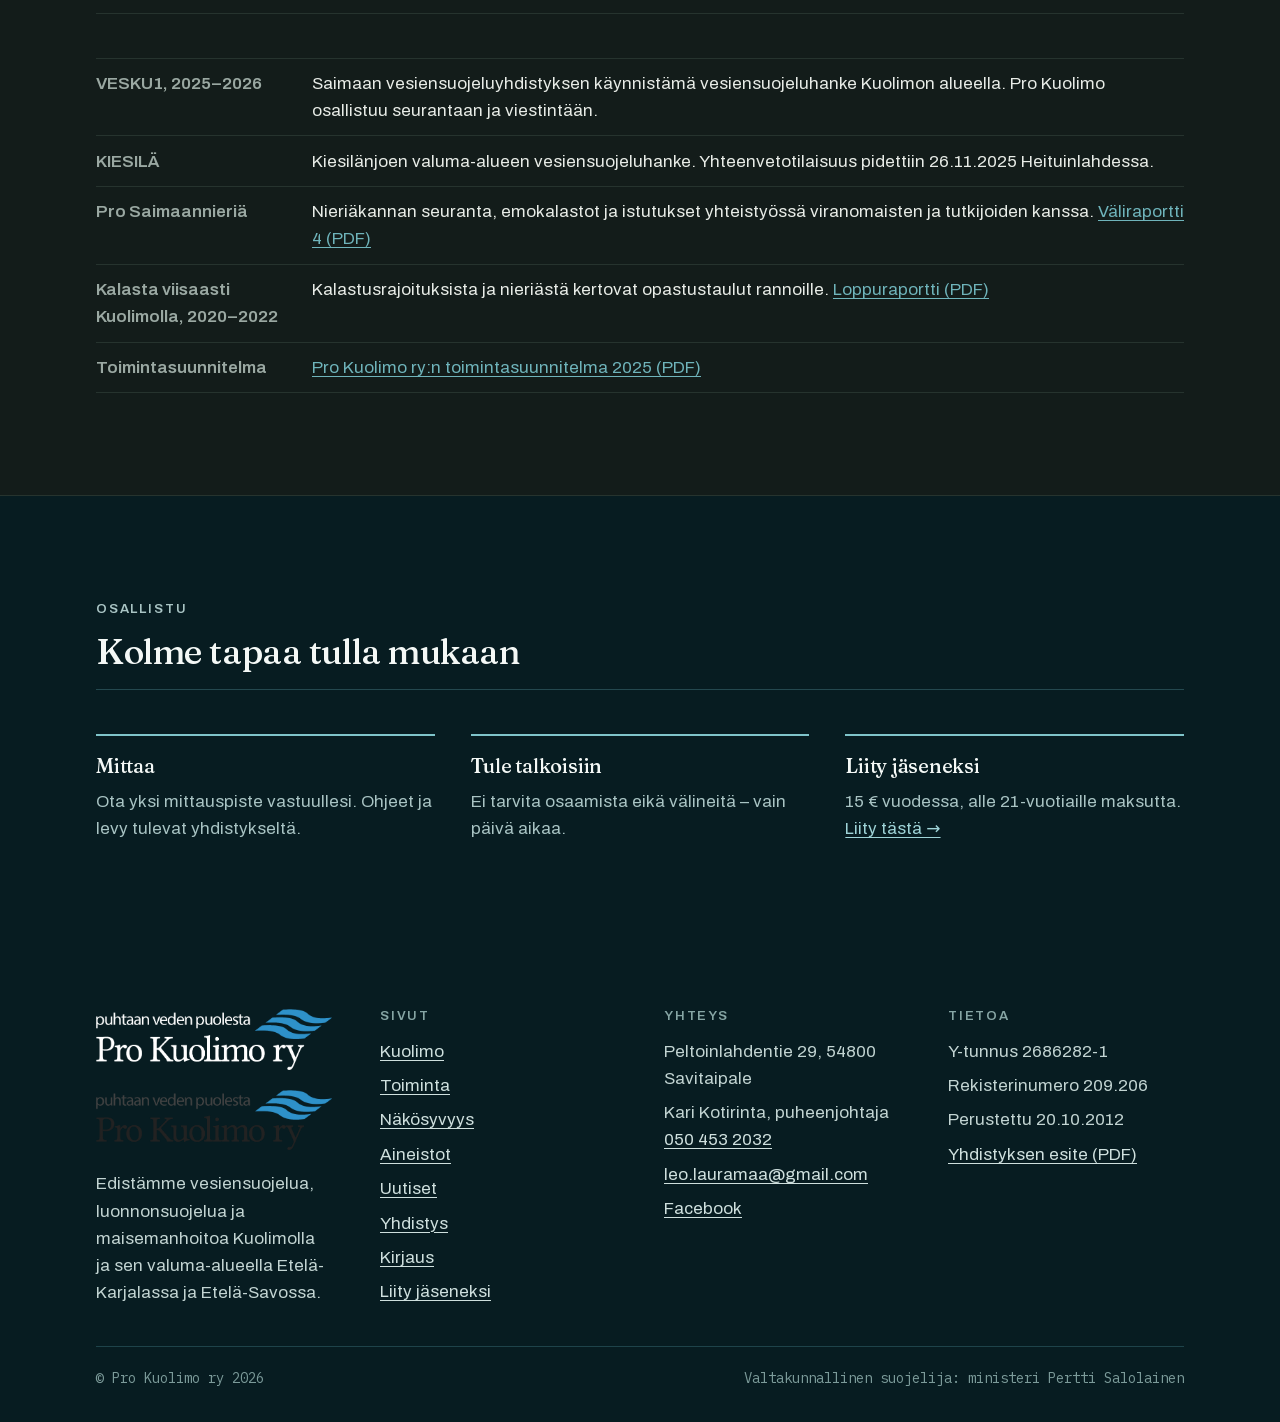
<file: toiminta.html>
<!doctype html>
<html lang="fi">
<head>
<meta charset="utf-8">
<meta name="viewport" content="width=device-width, initial-scale=1">
<title>Toiminta – Pro Kuolimo ry</title>
<meta name="description" content="Näkösyvyys- ja sinileväseuranta, kosteikot, vieraspetohavainnot, talkoot ja vesiensuojeluillat. Näin Pro Kuolimo ry tekee työtä Kuolimon valuma-alueella.">
<link rel="canonical" href="https://prokuolimo.fi/toiminta.html">
<meta name="theme-color" content="#0d1412">
<meta property="og:type" content="article">
<meta property="og:locale" content="fi_FI">
<meta property="og:title" content="Toiminta – Pro Kuolimo ry">
<meta property="og:description" content="Seuranta, kunnostus, vieraspedot, talkoot ja tilaisuudet.">
<meta property="og:image" content="https://prokuolimo.fi/assets/img/og-kuva.jpg">
<link rel="icon" href="assets/favicon.svg" type="image/svg+xml">
<link rel="preload" href="assets/fonts/fraunces-var-latin.woff2" as="font" type="font/woff2" crossorigin>
<link rel="preload" href="assets/fonts/archivo-var-latin.woff2" as="font" type="font/woff2" crossorigin>
<link rel="stylesheet" href="assets/css/site.css">
<script type="module" src="assets/js/site.js"></script>
</head>
<body>
<site-header></site-header>
<noscript>
  <nav class="wrap noscript-nav" aria-label="Päävalikko">
    <a href="index.html">Etusivu</a> ·
    <a href="kuolimo.html">Kuolimo</a> ·
    <a href="nakosyvyys.html">Näkösyvyys</a> ·
    <a href="aineistot.html">Aineistot</a> ·
    <a href="uutiset.html">Uutiset</a> ·
    <a href="yhdistys.html">Yhdistys</a> ·
    <a href="liity.html">Liity jäseneksi</a>
  </nav>
</noscript>

<main id="main">

  <section class="pagehead">
    <div class="wrap">
      <p class="label">Toiminta</p>
      <h1>Seurantaa, kunnostusta ja tiedon vientiä päätöksiin</h1>
      <p class="lead">Toiminta rakentuu vapaaehtoistyön päälle. Mittaamme itse, kunnostamme
        yhdessä maanomistajien kanssa ja viemme tulokset sinne, missä valuma-alueesta
        päätetään.</p>
    </div>
  </section>

  <section class="band band--tight band--tint">
    <div class="wrap">
      <nav aria-label="Sivun sisältö">
        <p class="label" style="margin-bottom:0.8rem">Tällä sivulla</p>
        <ul class="linkgrid">
          <li><a href="#seuranta">Näkösyvyysmittaukset</a></li>
          <li><a href="#sinileva">Sinileväseuranta</a></li>
          <li><a href="#kosteikot">Kosteikot ja hulevedet</a></li>
          <li><a href="#vieraspedot">Vieraspetohavainnot</a></li>
          <li><a href="#talkoot">Talkoot</a></li>
          <li><a href="#tilaisuudet">Tilaisuudet ja retket</a></li>
          <li><a href="#hankkeet">Hankkeet</a></li>
        </ul>
      </nav>
    </div>
  </section>

  <section class="band" id="seuranta">
    <div class="wrap split">
      <div class="stack">
        <div class="head">
          <p class="label">Seuranta</p>
          <h2>Näkösyvyysmittaukset</h2>
        </div>
        <div class="prose">
          <p>Näkösyvyys eli näkösyvyyslevyllä mitattava veden kirkkaus on yksinkertaisin tapa
            seurata vesistön tummumista. Mittaus onnistuu veneestä muutamassa minuutissa,
            eikä se vaadi laboratoriota.</p>
          <p>Vapaaehtoiset mittaavat Kuolimolla ja koko valuma-alueella 3–4 kertaa vuodessa.
            Samoja pisteitä mitataan vuodesta toiseen, jotta aikasarja on vertailukelpoinen.
            Tulokset julkaistaan avoimesti.</p>
          <p>Mittaustyö on yhteistä Savitaipaleen, Mikkelin ja Mäntyharjun sekä Etelä-Savon
            ja Kaakkois-Suomen ELY-keskusten kanssa.</p>
          <p><strong>Haluatko mittaajaksi?</strong> Ota yhteyttä
            <a href="mailto:leo.lauramaa@gmail.com">leo.lauramaa@gmail.com</a> tai
            <a href="tel:0400727625">0400 727 625</a>.</p>
        </div>
        <div class="btn-row">
          <a class="btn btn--ghost" href="nakosyvyys.html">Tulokset ja ohjeet</a>
          <a class="btn btn--ghost" href="aineistot/2025-11-19-nakosyvyysmittausten-ohjeistus.pdf">Mittausohje (PDF)</a>
        </div>
      </div>
      <div class="stack">
        <div class="card">
          <p class="card__num">Tavoitteet</p>
          <h3>Miksi mitataan</h3>
          <ul>
            <li>Ymmärrys tummumiskehityksestä valuma-alueen eri osissa</li>
            <li>Pitkä aikasarja ja kehitystrendit</li>
            <li>Avointa, faktapohjaista tietoa kaikille kiinnostuneille</li>
            <li>Pohja vesienhoidon toimenpiteille</li>
            <li>Nieriäkannan elinolojen turvaaminen</li>
          </ul>
        </div>
      </div>
    </div>
  </section>

  <section class="band band--tint" id="sinileva">
    <div class="wrap split split--even">
      <div class="stack">
        <div class="head">
          <p class="label">Seuranta</p>
          <h2>Sinileväseuranta</h2>
        </div>
        <div class="prose">
          <p>Pro Kuolimo aloitti sinileväseurannan Kuolimolla ja valuma-alueella vuonna 2024.
            Havainnot kirjataan yhtenäisellä lomakkeella, jolloin niitä voi verrata
            paikkojen ja vuosien välillä.</p>
          <p>Seurantaan voi osallistua kuka tahansa rannan asukas tai kesäasukas. Ohje kertoo,
            miten havainto tehdään ja kirjataan niin, että siitä on hyötyä.</p>
        </div>
        <div class="btn-row">
          <a class="btn btn--ghost" href="aineistot/2024-07-24-sinilevaseurannan-ohjeistus.pdf">Ohjeistus (PDF)</a>
          <a class="btn btn--ghost" href="aineistot/2024-07-24-sinilevaseurannan-tietolomake.pdf">Tietolomake (PDF)</a>
        </div>
      </div>
      <div class="stack">
        <div class="head">
          <p class="label">Havainnot</p>
          <h2>Vieraspedot</h2>
        </div>
        <div class="prose" id="vieraspedot">
          <p>Vapaaehtoisten keräämät minkkihavainnot koottiin kartalle vuonna 2025 ja
            toimitettiin eteenpäin pyyntityön tueksi. Havaintotieto auttaa kohdistamaan
            vieraspetojen pyynnin sinne, missä se hyödyttää vesilinnustoa eniten.</p>
        </div>
        <div class="btn-row">
          <a class="btn btn--ghost" href="aineistot/2025-07-9-minkkihavainnot-kartalla-viestintaversio.pdf">Minkkihavainnot kartalla (PDF)</a>
        </div>
      </div>
    </div>
  </section>

  <section class="band" id="kosteikot">
    <div class="wrap split">
      <div class="stack">
        <div class="head">
          <p class="label">Kunnostus</p>
          <h2>Kosteikot ja hulevedet</h2>
        </div>
        <div class="prose">
          <p>Kosteikko hidastaa valumaveden matkaa ja antaa kiintoaineen laskeutua ennen
            järveä. Hyvin sijoitettu kosteikko pidättää sekä maa-ainesta että ravinteita
            ja tarjoaa samalla elinympäristön linnuille ja hyönteisille.</p>
          <p>Kuolimon ensimmäinen kosteikko valmistui Kapkk’ojaan Savitaipaleen kirkonkylän
            ranta-alueelle vuonna 2015. Se täytti kymmenen vuotta 2025, ja valuma-alueella
            on nykyään useita kosteikkoja.</p>
          <p>Hulevesi tulvii kaduille, kastelee perustuksia ja vie roskia mennessään
            vesistöihin. Kosteikko kääntää saman veden hyödyksi: se on samalla
            vesiensuojelurakenne ja taajaman maisemakohde.</p>
          <p><strong>Onko sinulla sopiva paikka?</strong> Kosteikon rakentaminen alkaa
            maanomistajan luvasta ja kohteen katselmuksesta. Ota yhteyttä hallitukseen.</p>
        </div>
      </div>
      <div class="stack">
        <figure class="figure reveal">
          <img src="assets/img/kosteikko-valmis-1000.webp"
               srcset="assets/img/kosteikko-valmis-600.webp 600w, assets/img/kosteikko-valmis-1000.webp 1000w, assets/img/kosteikko-valmis-1600.webp 1600w"
               sizes="(min-width: 52rem) 38vw, 100vw" width="1000" height="562" loading="lazy"
               alt="Valmis kosteikkoallas, jonka saarekkeet ja avovesi heijastavat syyskuun taivasta.">
          <figcaption>Kapkk’ojan kosteikko valmistumisen jälkeen syksyllä 2015.</figcaption>
        </figure>
        <figure class="figure reveal">
          <img src="assets/img/kosteikko-tyomaa-1000.webp"
               srcset="assets/img/kosteikko-tyomaa-600.webp 600w, assets/img/kosteikko-tyomaa-1000.webp 1000w, assets/img/kosteikko-tyomaa-1600.webp 1600w"
               sizes="(min-width: 52rem) 38vw, 100vw" width="1000" height="667" loading="lazy"
               alt="Kaivinkone muotoilee kosteikon altaita rakennusvaiheessa.">
          <figcaption>Rakennusvaihe. Kosteikko muotoillaan niin, että vesi kiertää
            altaissa mahdollisimman pitkään.</figcaption>
        </figure>
      </div>
    </div>
  </section>

  <section class="band band--tint" id="talkoot">
    <div class="wrap split split--flip">
      <figure class="figure reveal">
        <img src="assets/img/maastoretki-1000.webp"
             srcset="assets/img/maastoretki-600.webp 600w, assets/img/maastoretki-1000.webp 1000w, assets/img/maastoretki-1600.webp 1600w"
             sizes="(min-width: 52rem) 38vw, 100vw" width="1000" height="750" loading="lazy"
             alt="Retkeläisiä keväthangella puron rannalla.">
        <figcaption>Maastoretkellä katsotaan kohteet paikan päällä – ojitukset,
          suojavyöhykkeet ja purojen tila.</figcaption>
      </figure>
      <div class="stack">
        <div class="head">
          <p class="label">Talkoot</p>
          <h2>Käsipareilla tehtävä osa</h2>
        </div>
        <div class="prose">
          <p>Talkoissa raivataan, niitetään ja huolletaan kohteita, jotka palvelevat
            virkistyskäyttöä ja vesiensuojelua. Kesällä 2025 talkoot pidettiin Lehtisensaaren
            Ristniemessä, joka on yleishyödyllisen Antti Matikka -säätiön omistuksessa.</p>
          <p>Talkoisiin ei tarvita erityisosaamista eikä välineitä. Ne ovat myös helpoin
            tapa tutustua muihin, jotka tekevät samaa työtä.</p>
          <p><a href="uutiset.html">Tulevat talkoot ja tapahtumat ilmoitetaan uutisissa →</a></p>
        </div>
      </div>
    </div>
  </section>

  <section class="band" id="tilaisuudet">
    <div class="wrap">
      <div class="head">
        <p class="label">Tilaisuudet</p>
        <h2>Vesiensuojeluillat, tupaillat ja maastoretket</h2>
        <p class="lead">Järjestämme vuosittain tilaisuuksia, joissa käydään läpi mittaustulokset,
          hankkeiden tilanne ja nieriäkannan seuranta. Tilaisuudet ovat avoimia kaikille ja
          niihin voi useimmiten osallistua myös verkossa.</p>
      </div>
      <div class="cols">
        <article class="card">
          <p class="card__num">Vuosittain</p>
          <h3>Kuolimon vesiensuojeluilta</h3>
          <p>Valuma-alueen tilanne, mittaustulokset ja asiantuntijapuheenvuorot.
            Esitykset julkaistaan aineistoissa tilaisuuden jälkeen.</p>
        </article>
        <article class="card">
          <p class="card__num">Hankekohtaisesti</p>
          <h3>Tupaillat</h3>
          <p>Yhden valuma-alueen tai järven asukkaille ja maanomistajille suunnattu
            ilta, jossa käydään kohteet läpi kartalla.</p>
        </article>
        <article class="card">
          <p class="card__num">Kesäkaudella</p>
          <h3>Maastoretket</h3>
          <p>Vesiensuojeluvinkkejä metsänhoitoon, kosteikkokohteiden katselmukset ja
            purojen tilan tarkastelu maastossa.</p>
        </article>
      </div>
      <p class="btn-row" style="margin-top:2rem">
        <a class="btn btn--ghost" href="aineistot.html">Tilaisuuksien esitykset</a>
        <a class="btn btn--ghost" href="uutiset.html">Tulevat tilaisuudet</a>
      </p>
    </div>
  </section>

  <section class="band band--tint" id="hankkeet">
    <div class="wrap">
      <div class="head">
        <p class="label">Hankkeet</p>
        <h2>Käynnissä ja päättyneet</h2>
      </div>
      <dl class="facts">
        <div>
          <dt>VESKU1, 2025–2026</dt>
          <dd>Saimaan vesiensuojeluyhdistyksen käynnistämä vesiensuojeluhanke Kuolimon
            alueella. Pro Kuolimo osallistuu seurantaan ja viestintään.</dd>
        </div>
        <div>
          <dt>KIESILÄ</dt>
          <dd>Kiesilänjoen valuma-alueen vesiensuojeluhanke. Yhteenvetotilaisuus pidettiin
            26.11.2025 Heituinlahdessa.</dd>
        </div>
        <div>
          <dt>Pro Saimaannieriä</dt>
          <dd>Nieriäkannan seuranta, emokalastot ja istutukset yhteistyössä
            viranomaisten ja tutkijoiden kanssa.
            <a href="aineistot/pro-saimaannieria-valiraportti-4.pdf">Väliraportti 4 (PDF)</a></dd>
        </div>
        <div>
          <dt>Kalasta viisaasti Kuolimolla, 2020–2022</dt>
          <dd>Kalastusrajoituksista ja nieriästä kertovat opastustaulut rannoille.
            <a href="aineistot/kalasta-viisaasti-kuolimolla-varely-1094-2020-hankkeen-loppuraportti-28022020-30092022.pdf">Loppuraportti (PDF)</a></dd>
        </div>
        <div>
          <dt>Toimintasuunnitelma</dt>
          <dd><a href="aineistot/2025-pro-kuolimo-toimintasuunnitelma-final.pdf">Pro Kuolimo ry:n toimintasuunnitelma 2025 (PDF)</a></dd>
        </div>
      </dl>
    </div>
  </section>

  <section class="band band--deep">
    <div class="wrap">
      <div class="head head--deep">
        <p class="label">Osallistu</p>
        <h2>Kolme tapaa tulla mukaan</h2>
      </div>
      <div class="cols">
        <article class="card">
          <h3>Mittaa</h3>
          <p>Ota yksi mittauspiste vastuullesi. Ohjeet ja levy tulevat yhdistykseltä.</p>
        </article>
        <article class="card">
          <h3>Tule talkoisiin</h3>
          <p>Ei tarvita osaamista eikä välineitä – vain päivä aikaa.</p>
        </article>
        <article class="card">
          <h3>Liity jäseneksi</h3>
          <p>15 € vuodessa, alle 21-vuotiaille maksutta.
            <a href="liity.html">Liity tästä →</a></p>
        </article>
      </div>
    </div>
  </section>

</main>
<site-footer></site-footer>
</body>
</html>
</file>
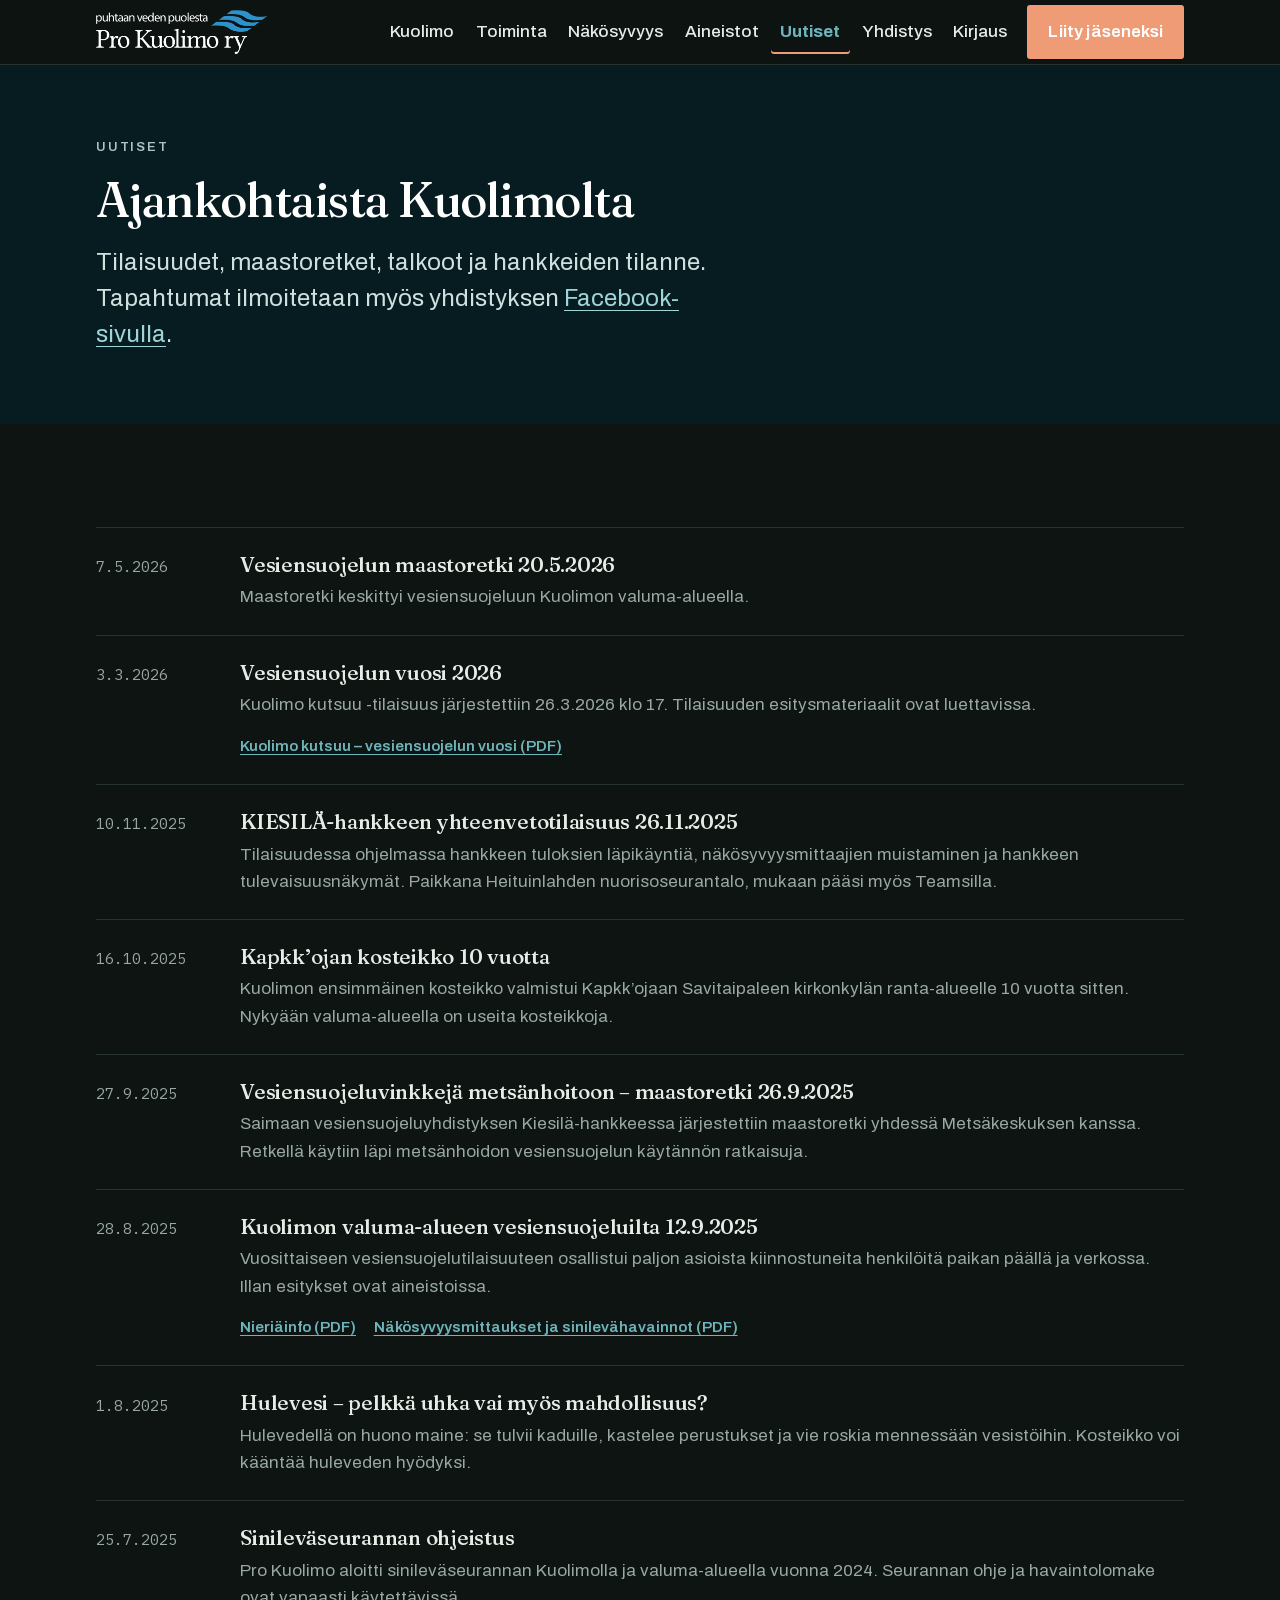
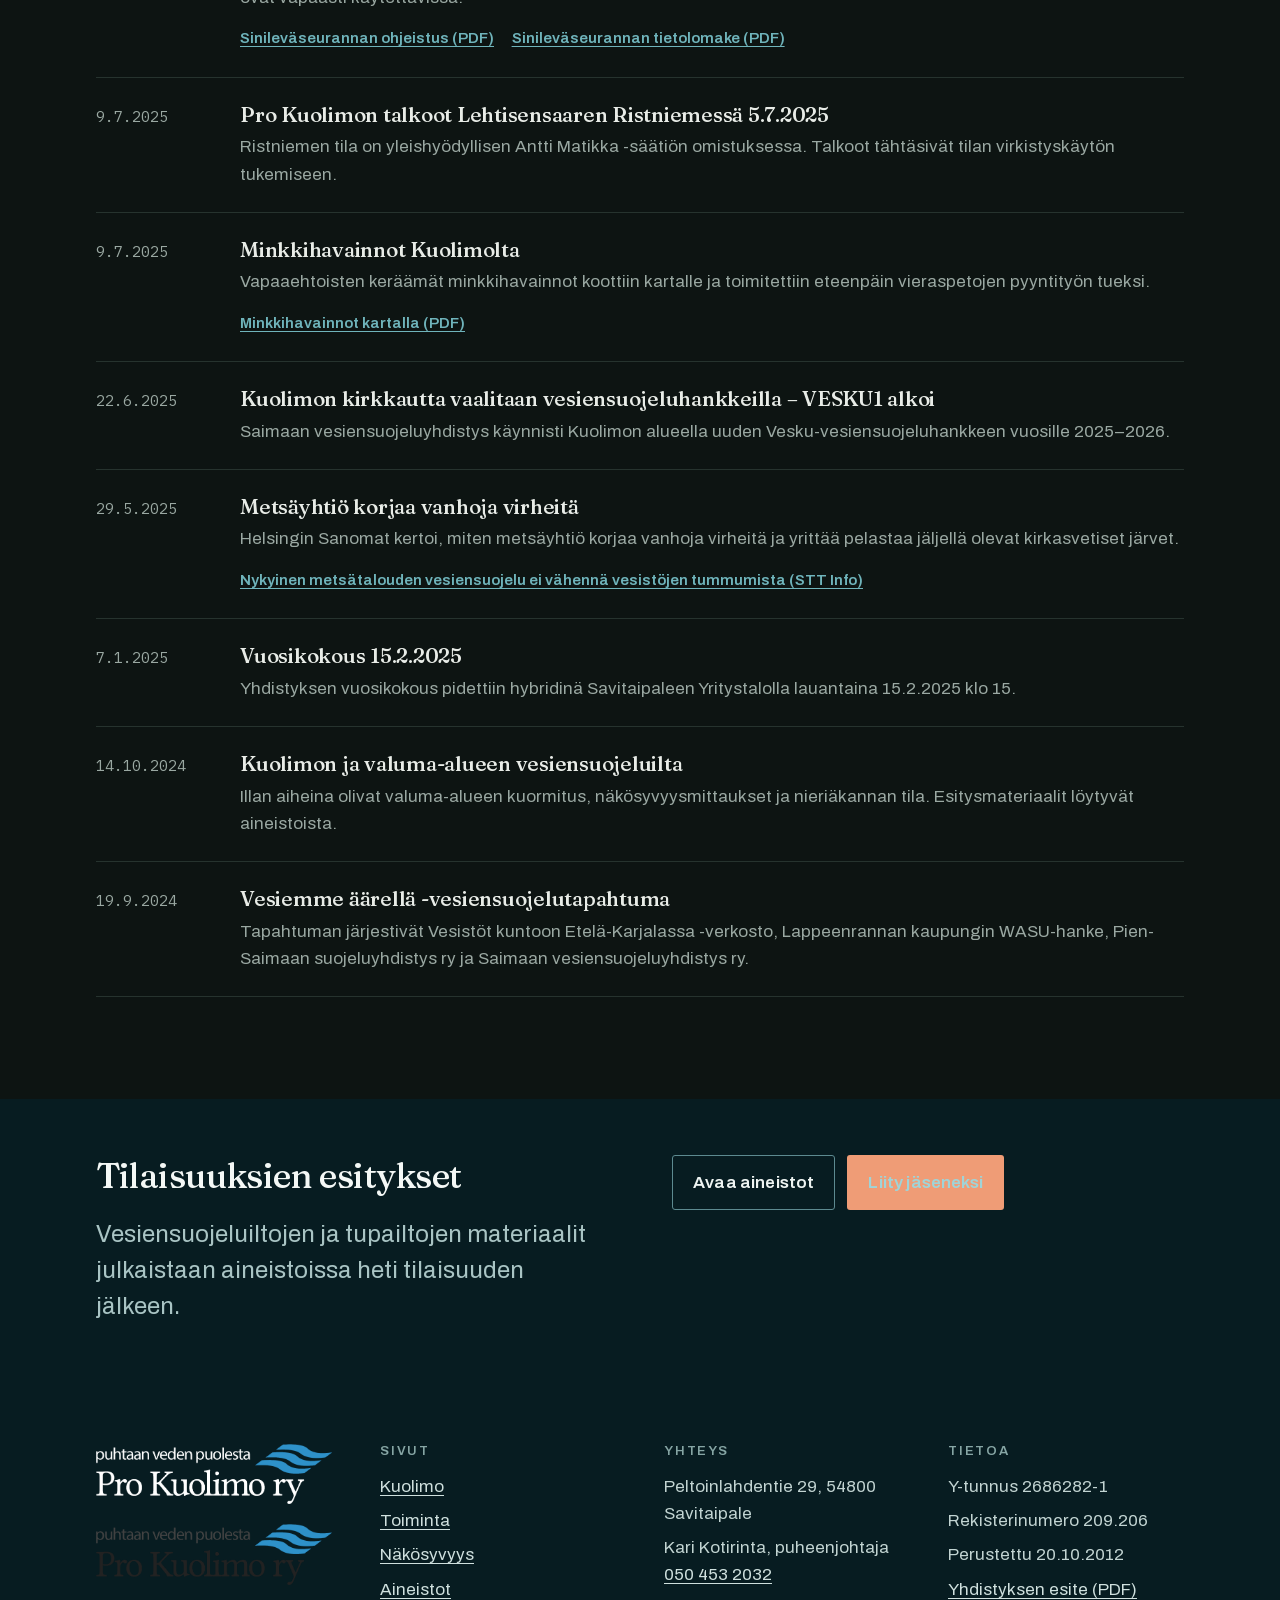
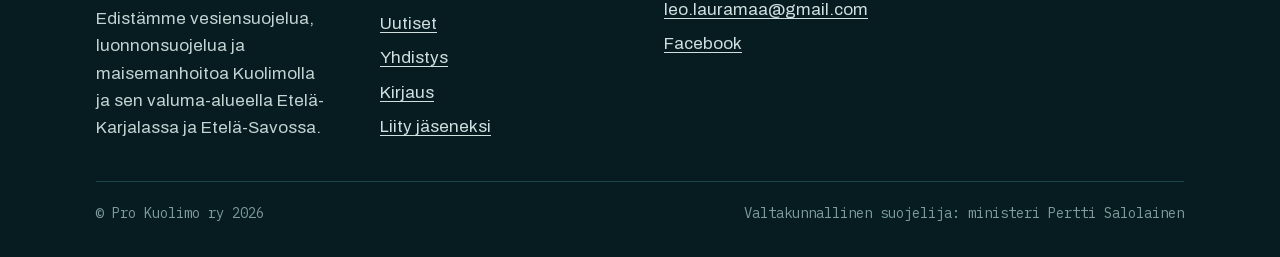
<file: uutiset.html>
<!doctype html>
<html lang="fi">
<head>
<meta charset="utf-8">
<meta name="viewport" content="width=device-width, initial-scale=1">
<title>Uutiset – Pro Kuolimo ry</title>
<meta name="description" content="Pro Kuolimo ry:n uutiset: tilaisuudet, maastoretket, talkoot, mittaustulokset ja hankkeiden tilanne Kuolimon valuma-alueella.">
<link rel="canonical" href="https://prokuolimo.fi/uutiset.html">
<meta name="theme-color" content="#0d1412">
<meta property="og:type" content="website">
<meta property="og:locale" content="fi_FI">
<meta property="og:title" content="Uutiset – Pro Kuolimo ry">
<meta property="og:description" content="Tilaisuudet, talkoot ja hankkeiden tilanne.">
<meta property="og:image" content="https://prokuolimo.fi/assets/img/og-kuva.jpg">
<link rel="icon" href="assets/favicon.svg" type="image/svg+xml">
<link rel="preload" href="assets/fonts/fraunces-var-latin.woff2" as="font" type="font/woff2" crossorigin>
<link rel="preload" href="assets/fonts/archivo-var-latin.woff2" as="font" type="font/woff2" crossorigin>
<link rel="stylesheet" href="assets/css/site.css">
<script type="module" src="assets/js/site.js"></script>
<script type="module" src="assets/js/uutiset.js"></script>
</head>
<body>
<site-header></site-header>
<noscript>
  <nav class="wrap noscript-nav" aria-label="Päävalikko">
    <a href="index.html">Etusivu</a> ·
    <a href="kuolimo.html">Kuolimo</a> ·
    <a href="toiminta.html">Toiminta</a> ·
    <a href="nakosyvyys.html">Näkösyvyys</a> ·
    <a href="aineistot.html">Aineistot</a> ·
    <a href="yhdistys.html">Yhdistys</a> ·
    <a href="liity.html">Liity jäseneksi</a>
  </nav>
</noscript>

<main id="main">

  <section class="pagehead">
    <div class="wrap">
      <p class="label">Uutiset</p>
      <h1>Ajankohtaista Kuolimolta</h1>
      <p class="lead">Tilaisuudet, maastoretket, talkoot ja hankkeiden tilanne. Tapahtumat
        ilmoitetaan myös yhdistyksen
        <a href="https://www.facebook.com/Prokuolimo">Facebook-sivulla</a>.</p>
    </div>
  </section>

  <section class="band">
    <div class="wrap" data-news>
      <p class="status" data-status>Ladataan uutisia…</p>
      <noscript><p class="status">Uutislista vaatii JavaScriptin. Seuraa uutisia
        <a href="https://www.facebook.com/Prokuolimo">Facebookissa</a>.</p></noscript>
    </div>
  </section>

  <section class="band band--deep band--tight">
    <div class="wrap">
      <div class="split split--even">
        <div class="stack">
          <h2>Tilaisuuksien esitykset</h2>
          <p class="lead">Vesiensuojeluiltojen ja tupailtojen materiaalit julkaistaan
            aineistoissa heti tilaisuuden jälkeen.</p>
        </div>
        <div class="btn-row" style="align-items:center">
          <a class="btn btn--ghost" href="aineistot.html">Avaa aineistot</a>
          <a class="btn btn--primary" href="liity.html">Liity jäseneksi</a>
        </div>
      </div>
    </div>
  </section>

</main>
<site-footer></site-footer>
</body>
</html>
</file>
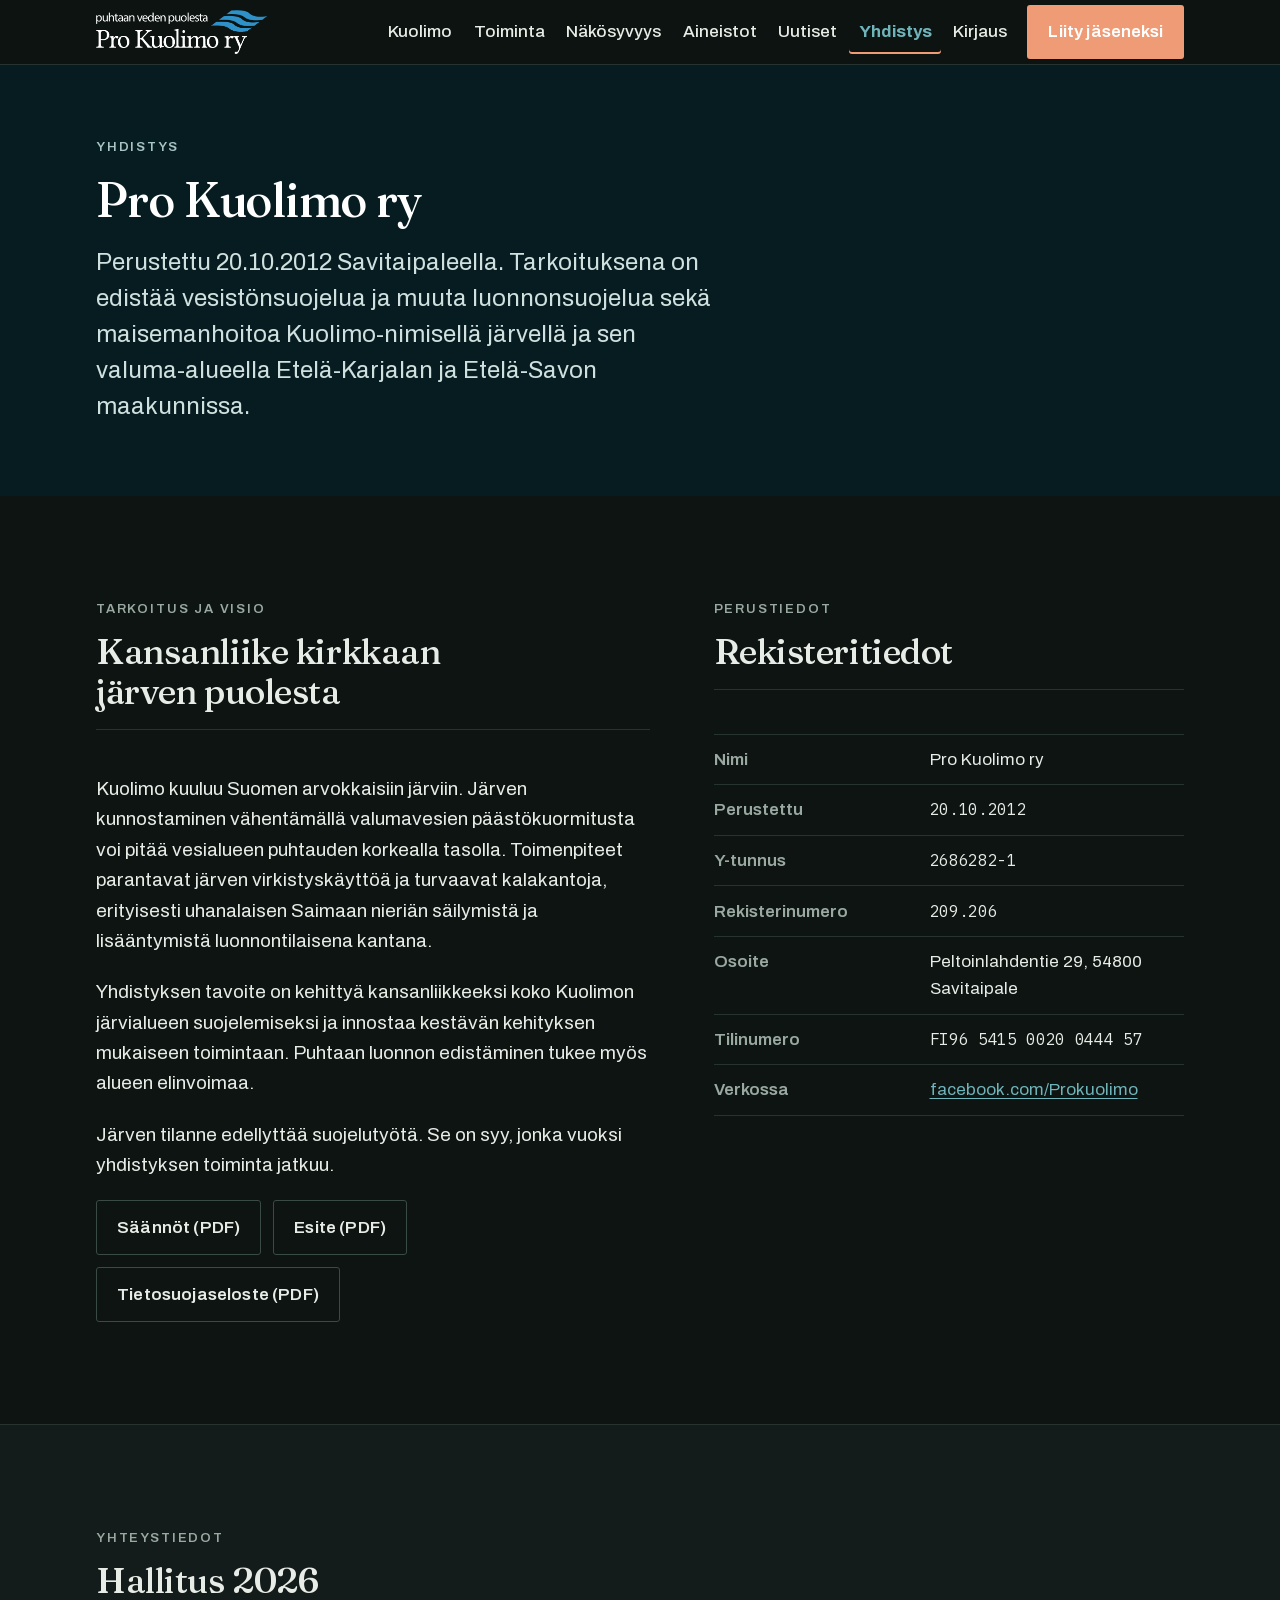
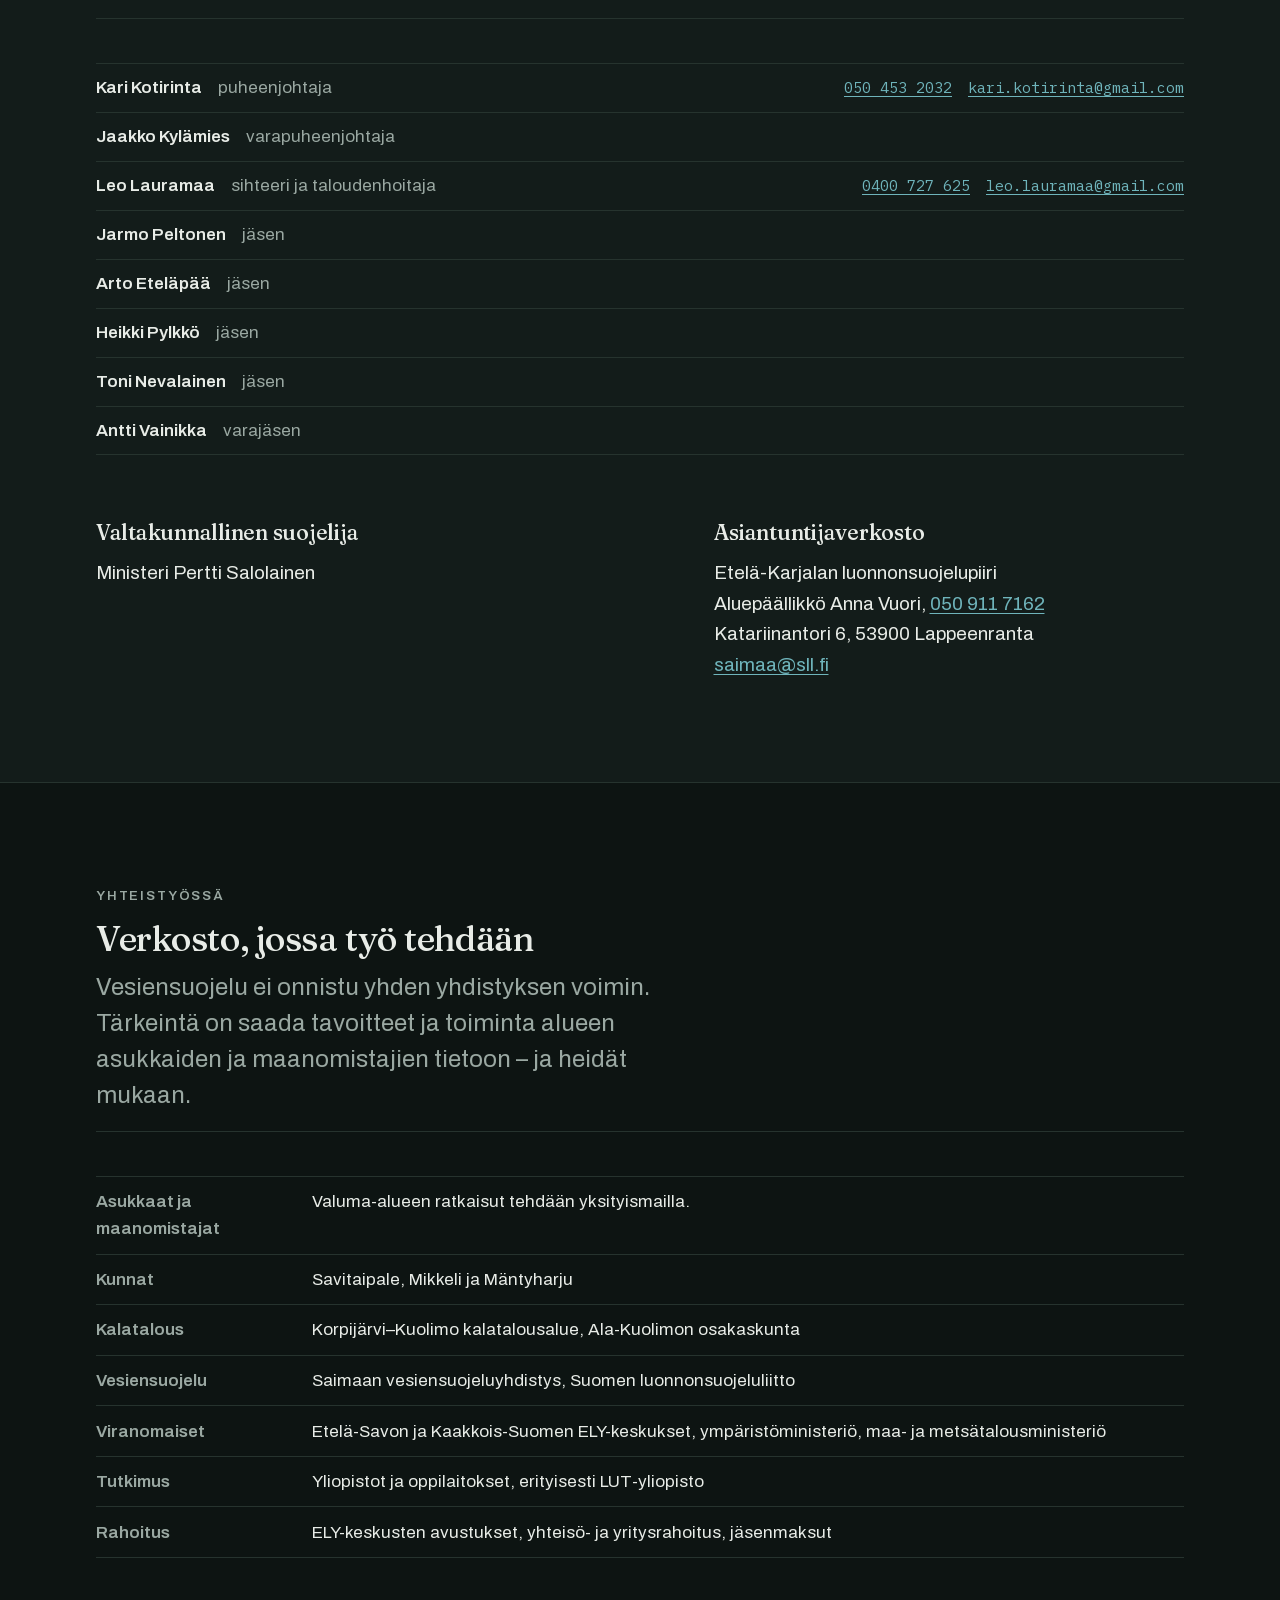
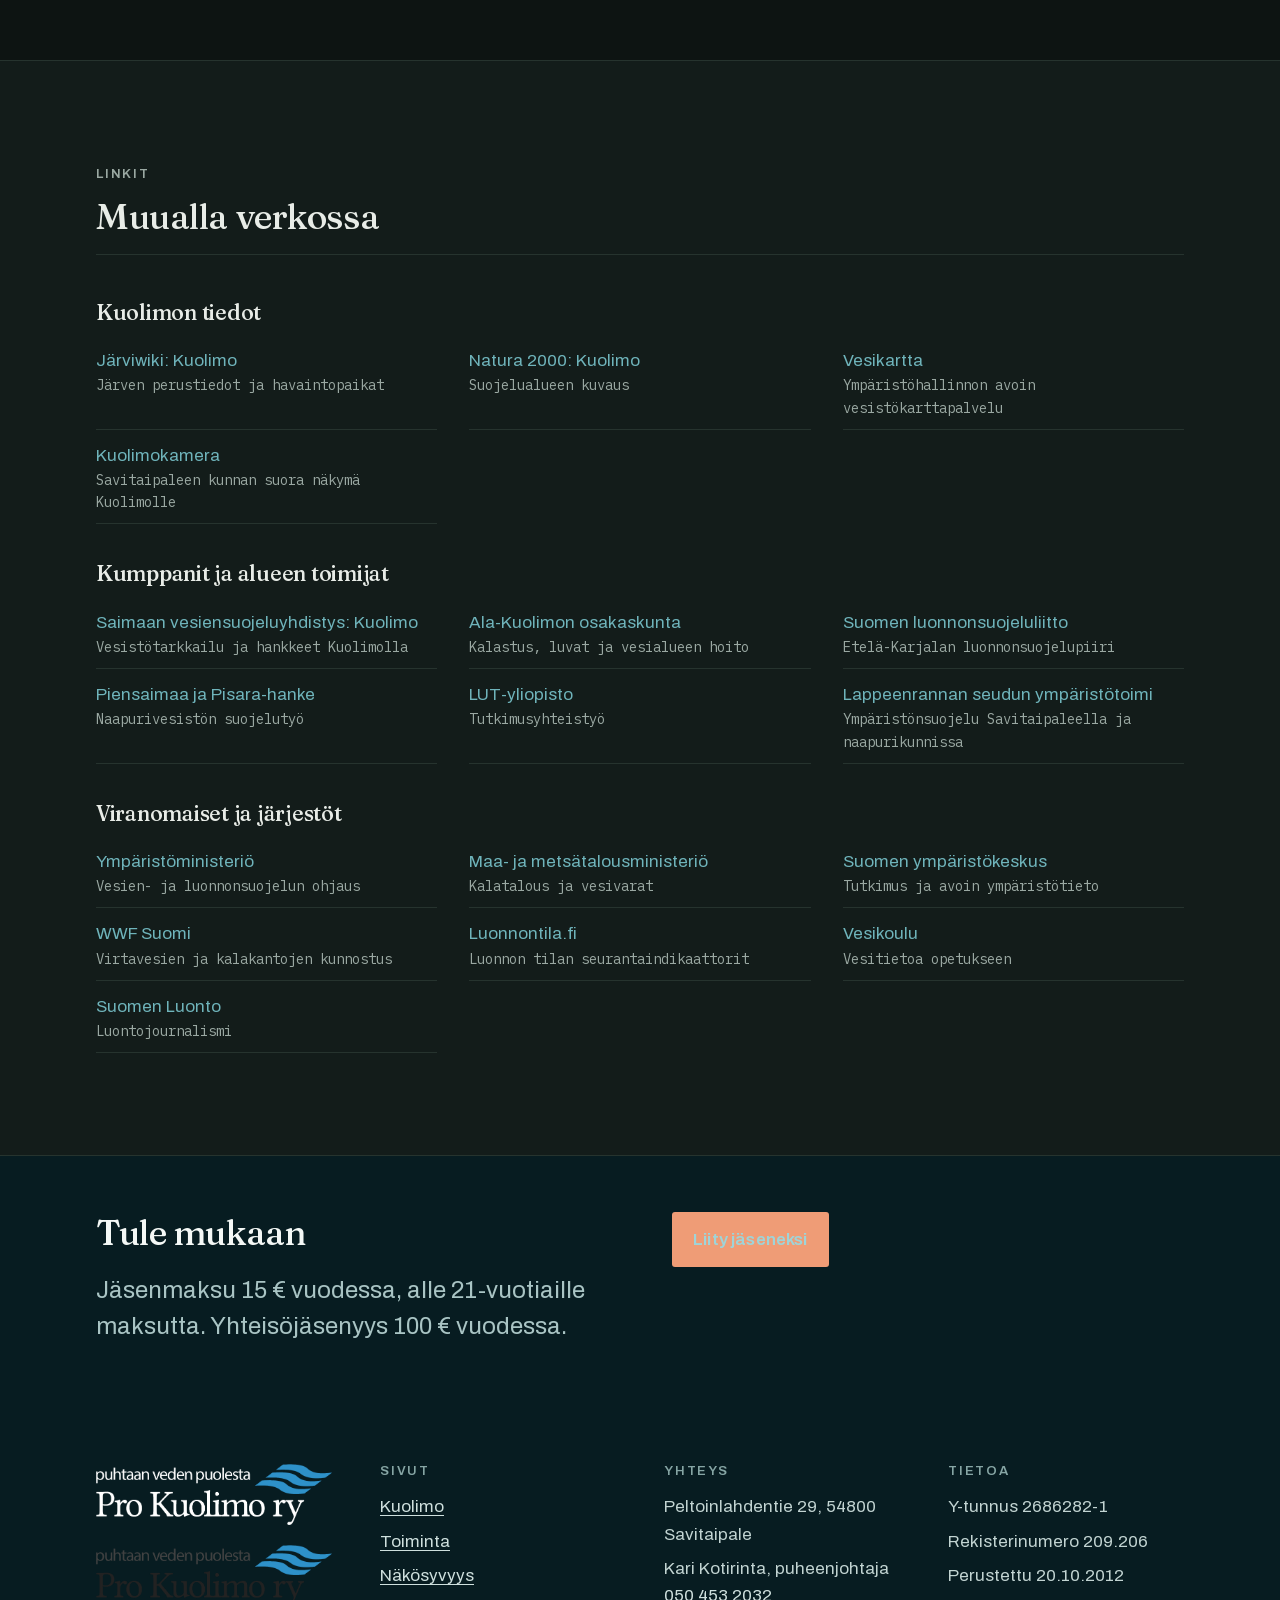
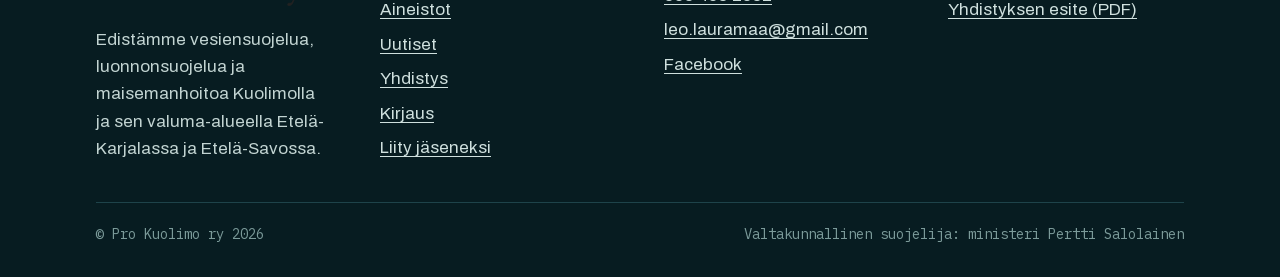
<file: yhdistys.html>
<!doctype html>
<html lang="fi">
<head>
<meta charset="utf-8">
<meta name="viewport" content="width=device-width, initial-scale=1">
<title>Yhdistys ja yhteystiedot – Pro Kuolimo ry</title>
<meta name="description" content="Pro Kuolimo ry perustettiin 20.10.2012. Yhdistyksen tarkoitus, visio, säännöt, hallitus 2026, yhteystiedot ja yhteistyöverkosto.">
<link rel="canonical" href="https://prokuolimo.fi/yhdistys.html">
<meta name="theme-color" content="#0d1412">
<meta property="og:type" content="article">
<meta property="og:locale" content="fi_FI">
<meta property="og:title" content="Yhdistys ja yhteystiedot – Pro Kuolimo ry">
<meta property="og:description" content="Tarkoitus, säännöt, hallitus ja yhteistyöverkosto.">
<meta property="og:image" content="https://prokuolimo.fi/assets/img/og-kuva.jpg">
<link rel="icon" href="assets/favicon.svg" type="image/svg+xml">
<link rel="preload" href="assets/fonts/fraunces-var-latin.woff2" as="font" type="font/woff2" crossorigin>
<link rel="preload" href="assets/fonts/archivo-var-latin.woff2" as="font" type="font/woff2" crossorigin>
<link rel="stylesheet" href="assets/css/site.css">
<script type="module" src="assets/js/site.js"></script>
<script type="module" src="assets/js/linkit.js"></script>
</head>
<body>
<site-header></site-header>
<noscript>
  <nav class="wrap noscript-nav" aria-label="Päävalikko">
    <a href="index.html">Etusivu</a> ·
    <a href="kuolimo.html">Kuolimo</a> ·
    <a href="toiminta.html">Toiminta</a> ·
    <a href="nakosyvyys.html">Näkösyvyys</a> ·
    <a href="aineistot.html">Aineistot</a> ·
    <a href="uutiset.html">Uutiset</a> ·
    <a href="liity.html">Liity jäseneksi</a>
  </nav>
</noscript>

<main id="main">

  <section class="pagehead">
    <div class="wrap">
      <p class="label">Yhdistys</p>
      <h1>Pro Kuolimo ry</h1>
      <p class="lead">Perustettu 20.10.2012 Savitaipaleella. Tarkoituksena on edistää
        vesistönsuojelua ja muuta luonnonsuojelua sekä maisemanhoitoa Kuolimo-nimisellä
        järvellä ja sen valuma-alueella Etelä-Karjalan ja Etelä-Savon maakunnissa.</p>
    </div>
  </section>

  <section class="band">
    <div class="wrap split">
      <div class="stack">
        <div class="head">
          <p class="label">Tarkoitus ja visio</p>
          <h2>Kansanliike kirkkaan järven puolesta</h2>
        </div>
        <div class="prose">
          <p>Kuolimo kuuluu Suomen arvokkaisiin järviin. Järven kunnostaminen vähentämällä
            valumavesien päästökuormitusta voi pitää vesialueen puhtauden korkealla tasolla.
            Toimenpiteet parantavat järven virkistyskäyttöä ja turvaavat kalakantoja,
            erityisesti uhanalaisen Saimaan nieriän säilymistä ja lisääntymistä
            luonnontilaisena kantana.</p>
          <p>Yhdistyksen tavoite on kehittyä kansanliikkeeksi koko Kuolimon järvialueen
            suojelemiseksi ja innostaa kestävän kehityksen mukaiseen toimintaan. Puhtaan
            luonnon edistäminen tukee myös alueen elinvoimaa.</p>
          <p>Järven tilanne edellyttää suojelutyötä. Se on syy, jonka vuoksi yhdistyksen
            toiminta jatkuu.</p>
        </div>
        <div class="btn-row">
          <a class="btn btn--ghost" href="aineistot/pro-kuolimo-ry-saannot-23112023.pdf">Säännöt (PDF)</a>
          <a class="btn btn--ghost" href="aineistot/pro-kuolimo-ry-esite-09082025.pdf">Esite (PDF)</a>
          <a class="btn btn--ghost" href="aineistot/pro-kuolimo-ry-tietosuojaseloste-24052018.pdf">Tietosuojaseloste (PDF)</a>
        </div>
      </div>
      <div class="stack">
        <div class="head">
          <p class="label">Perustiedot</p>
          <h2>Rekisteritiedot</h2>
        </div>
        <dl class="facts">
          <div><dt>Nimi</dt><dd>Pro Kuolimo ry</dd></div>
          <div><dt>Perustettu</dt><dd><span class="num">20.10.2012</span></dd></div>
          <div><dt>Y-tunnus</dt><dd><span class="num">2686282-1</span></dd></div>
          <div><dt>Rekisterinumero</dt><dd><span class="num">209.206</span></dd></div>
          <div><dt>Osoite</dt><dd>Peltoinlahdentie 29, 54800 Savitaipale</dd></div>
          <div><dt>Tilinumero</dt><dd><span class="num">FI96 5415 0020 0444 57</span></dd></div>
          <div><dt>Verkossa</dt><dd><a href="https://www.facebook.com/Prokuolimo">facebook.com/Prokuolimo</a></dd></div>
        </dl>
      </div>
    </div>
  </section>

  <section class="band band--tint" id="yhteystiedot">
    <div class="wrap">
      <div class="head">
        <p class="label">Yhteystiedot</p>
        <h2>Hallitus 2026</h2>
      </div>
      <ul class="people">
        <li>
          <strong>Kari Kotirinta</strong>
          <span class="role">puheenjohtaja</span>
          <span class="contact"><a href="tel:0504532032">050 453 2032</a></span>
          <span class="contact"><a href="mailto:kari.kotirinta@gmail.com">kari.kotirinta@gmail.com</a></span>
        </li>
        <li>
          <strong>Jaakko Kylämies</strong>
          <span class="role">varapuheenjohtaja</span>
        </li>
        <li>
          <strong>Leo Lauramaa</strong>
          <span class="role">sihteeri ja taloudenhoitaja</span>
          <span class="contact"><a href="tel:0400727625">0400 727 625</a></span>
          <span class="contact"><a href="mailto:leo.lauramaa@gmail.com">leo.lauramaa@gmail.com</a></span>
        </li>
        <li><strong>Jarmo Peltonen</strong><span class="role">jäsen</span></li>
        <li><strong>Arto Eteläpää</strong><span class="role">jäsen</span></li>
        <li><strong>Heikki Pylkkö</strong><span class="role">jäsen</span></li>
        <li><strong>Toni Nevalainen</strong><span class="role">jäsen</span></li>
        <li><strong>Antti Vainikka</strong><span class="role">varajäsen</span></li>
      </ul>

      <div class="split" style="margin-top:clamp(2.5rem,6vw,4rem)">
        <div class="stack-sm">
          <h3>Valtakunnallinen suojelija</h3>
          <p>Ministeri Pertti Salolainen</p>
        </div>
        <div class="stack-sm">
          <h3>Asiantuntijaverkosto</h3>
          <p>Etelä-Karjalan luonnonsuojelupiiri<br>
            Aluepäällikkö Anna Vuori, <a href="tel:0509117162">050 911 7162</a><br>
            Katariinantori 6, 53900 Lappeenranta<br>
            <a href="mailto:saimaa@sll.fi">saimaa@sll.fi</a></p>
        </div>
      </div>
    </div>
  </section>

  <section class="band" id="yhteistyo">
    <div class="wrap">
      <div class="head">
        <p class="label">Yhteistyössä</p>
        <h2>Verkosto, jossa työ tehdään</h2>
        <p class="lead">Vesiensuojelu ei onnistu yhden yhdistyksen voimin. Tärkeintä on saada
          tavoitteet ja toiminta alueen asukkaiden ja maanomistajien tietoon – ja heidät
          mukaan.</p>
      </div>
      <dl class="facts">
        <div><dt>Asukkaat ja maanomistajat</dt><dd>Valuma-alueen ratkaisut tehdään yksityismailla.</dd></div>
        <div><dt>Kunnat</dt><dd>Savitaipale, Mikkeli ja Mäntyharju</dd></div>
        <div><dt>Kalatalous</dt><dd>Korpijärvi–Kuolimo kalatalousalue, Ala-Kuolimon osakaskunta</dd></div>
        <div><dt>Vesiensuojelu</dt><dd>Saimaan vesiensuojeluyhdistys, Suomen luonnonsuojeluliitto</dd></div>
        <div><dt>Viranomaiset</dt><dd>Etelä-Savon ja Kaakkois-Suomen ELY-keskukset, ympäristöministeriö, maa- ja metsätalousministeriö</dd></div>
        <div><dt>Tutkimus</dt><dd>Yliopistot ja oppilaitokset, erityisesti LUT-yliopisto</dd></div>
        <div><dt>Rahoitus</dt><dd>ELY-keskusten avustukset, yhteisö- ja yritysrahoitus, jäsenmaksut</dd></div>
      </dl>
    </div>
  </section>

  <section class="band band--tint" id="linkit">
    <div class="wrap">
      <div class="head">
        <p class="label">Linkit</p>
        <h2>Muualla verkossa</h2>
      </div>
      <div class="stack-lg" data-links>
        <p class="status" data-status>Ladataan linkkejä…</p>
        <noscript><p class="status">Linkkilista vaatii JavaScriptin.</p></noscript>
      </div>
    </div>
  </section>

  <section class="band band--deep band--tight">
    <div class="wrap">
      <div class="split split--even">
        <div class="stack">
          <h2>Tule mukaan</h2>
          <p class="lead">Jäsenmaksu 15 € vuodessa, alle 21-vuotiaille maksutta.
            Yhteisöjäsenyys 100 € vuodessa.</p>
        </div>
        <div class="btn-row" style="align-items:center">
          <a class="btn btn--primary" href="liity.html">Liity jäseneksi</a>
        </div>
      </div>
    </div>
  </section>

</main>
<site-footer></site-footer>
</body>
</html>
</file>
<file: assets/css/site.css>
@charset "UTF-8";
/* ==========================================================================
   Pro Kuolimo ry – tyylit
   Suunnitteluperiaate: "mittauspöytäkirja". Fraunces antaa äänen, Archivo
   välittää tiedon, IBM Plex Mono esittää mitatut luvut. Väripaletti on
   yhden sävyn (vesi) sarja; nieriän kutuväri on ainoa korostus.
   ========================================================================== */

/* --- Kirjasimet ---------------------------------------------------------- */
@font-face {
  font-family: Fraunces;
  src: url("../fonts/fraunces-var-latin.woff2") format("woff2");
  font-weight: 300 900;
  font-display: swap;
  unicode-range: U+0000-00FF, U+0131, U+0152-0153, U+02BB-02BC, U+02C6, U+02DA,
    U+02DC, U+0304, U+0308, U+0329, U+2000-206F, U+20AC, U+2122, U+2191, U+2193,
    U+2212, U+2215, U+FEFF, U+FFFD;
}
@font-face {
  font-family: Fraunces;
  src: url("../fonts/fraunces-var-latinext.woff2") format("woff2");
  font-weight: 300 900;
  font-display: swap;
  unicode-range: U+0100-02BA, U+02BD-02C5, U+02C7-02CC, U+02CE-02D7, U+02DD-02FF,
    U+0304-0308, U+0329, U+1D00-1DBF, U+1E00-1E9F, U+1EF2-1EFF, U+2020, U+20A0-20AB,
    U+20AD-20C0, U+2113, U+2C60-2C7F, U+A720-A7FF;
}
@font-face {
  font-family: Archivo;
  src: url("../fonts/archivo-var-latin.woff2") format("woff2");
  font-weight: 400 700;
  font-display: swap;
  unicode-range: U+0000-00FF, U+0131, U+0152-0153, U+02BB-02BC, U+02C6, U+02DA,
    U+02DC, U+0304, U+0308, U+0329, U+2000-206F, U+20AC, U+2122, U+2191, U+2193,
    U+2212, U+2215, U+FEFF, U+FFFD;
}
@font-face {
  font-family: Archivo;
  src: url("../fonts/archivo-var-latinext.woff2") format("woff2");
  font-weight: 400 700;
  font-display: swap;
  unicode-range: U+0100-02BA, U+02BD-02C5, U+02C7-02CC, U+02CE-02D7, U+02DD-02FF,
    U+0304-0308, U+0329, U+1D00-1DBF, U+1E00-1E9F, U+1EF2-1EFF, U+2020, U+20A0-20AB,
    U+20AD-20C0, U+2113, U+2C60-2C7F, U+A720-A7FF;
}
@font-face {
  font-family: "Plex Mono";
  src: url("../fonts/plexmono-400-latin.woff2") format("woff2");
  font-weight: 400;
  font-display: swap;
  unicode-range: U+0000-00FF, U+0131, U+0152-0153, U+02BB-02BC, U+02C6, U+02DA,
    U+02DC, U+0304, U+0308, U+0329, U+2000-206F, U+20AC, U+2122, U+2191, U+2193,
    U+2212, U+2215, U+FEFF, U+FFFD;
}
@font-face {
  font-family: "Plex Mono";
  src: url("../fonts/plexmono-400-latinext.woff2") format("woff2");
  font-weight: 400;
  font-display: swap;
  unicode-range: U+0100-02BA, U+02BD-02C5, U+02C7-02CC, U+02CE-02D7, U+02DD-02FF,
    U+0304-0308, U+0329, U+1D00-1DBF, U+1E00-1E9F, U+1EF2-1EFF, U+2020, U+20A0-20AB,
    U+20AD-20C0, U+2113, U+2C60-2C7F, U+A720-A7FF;
}
@font-face {
  font-family: "Plex Mono";
  src: url("../fonts/plexmono-500-latin.woff2") format("woff2");
  font-weight: 500;
  font-display: swap;
  unicode-range: U+0000-00FF, U+0131, U+0152-0153, U+02BB-02BC, U+02C6, U+02DA,
    U+02DC, U+0304, U+0308, U+0329, U+2000-206F, U+20AC, U+2122, U+2191, U+2193,
    U+2212, U+2215, U+FEFF, U+FFFD;
}
@font-face {
  font-family: "Plex Mono";
  src: url("../fonts/plexmono-500-latinext.woff2") format("woff2");
  font-weight: 500;
  font-display: swap;
  unicode-range: U+0100-02BA, U+02BD-02C5, U+02C7-02CC, U+02CE-02D7, U+02DD-02FF,
    U+0304-0308, U+0329, U+1D00-1DBF, U+1E00-1E9F, U+1EF2-1EFF, U+2020, U+20A0-20AB,
    U+20AD-20C0, U+2113, U+2C60-2C7F, U+A720-A7FF;
}

/* --- Muuttujat ---------------------------------------------------------- */
:root {
  color-scheme: dark;

  --paper: #0d1412;
  --paper-2: #131c1a;
  --paper-3: #1a2523;
  --ink: #e8ece7;
  --ink-2: #9aa8a2;
  --rule: #26332e;
  --rule-strong: #3a4a44;

  --water: #6fb4bb;
  --water-hi: #071c21;
  --water-tint: #132a2c;
  --moss: #9ab86a;
  /* Humuksen sävy trendikuvaajien vesipatsaassa. Oma väri eikä --b-sarjan
     sävy: sarja tarkoittaa mitattua kirkkausluokkaa kartalla ja taulukossa,
     tämä liuku tarkoittaa syvyyttä. Niitä ei saa sekoittaa keskenään. */
  --humus: #8a5a34;
  --nieria: #e8916a;
  --nieria-bright: #ef9c76;

  /* Näkösyvyyden sävysarja: vaaleampi = kirkkaampi vesi. Sivusto on vain
     tumma, joten sarjalla on yksi suunta – aiemmin vaaleassa tilassa suunta
     oli päinvastainen, mikä hämäsi lukijaa. --b-on-light ja --b-on-dark ovat
     tekstivärit vaaleille ja tummille sävyaskelmille. */
  --b1: #1b2b2c;
  --b2: #23474b;
  --b3: #2f6a71;
  --b4: #479098;
  --b5: #6fb4bb;
  --b6: #a3d5d9;
  --b-on-light: #08181a;
  --b-on-dark: #e8ece7;
  --b1-fg: var(--b-on-dark);
  --b2-fg: var(--b-on-dark);
  --b3-fg: var(--b-on-dark);
  --b4-fg: var(--b-on-light);
  --b5-fg: var(--b-on-light);
  --b6-fg: var(--b-on-light);

  --serif: Fraunces, "Iowan Old Style", Palatino, Georgia, serif;
  --sans: Archivo, system-ui, -apple-system, "Segoe UI", Roboto, sans-serif;
  --mono: "Plex Mono", ui-monospace, "SF Mono", Menlo, Consolas, monospace;

  /* Kokoportaikko on mitoitettu iäkkäämmälle lukijalle: leipäteksti 19 px ja
     pienin käytetty koko 14 px. Sujuvien kokojen keskiarvossa on aina
     rem-osa, jotta otsikot kasvavat myös silloin, kun käyttäjä suurentaa
     selaimen fonttikokoa – pelkkä vw jäisi käyttäjän asetuksesta riippumatta
     samaksi. */
  --fs-display: clamp(2.5rem, 1.65rem + 3.7vw, 4.5rem);
  --fs-h1: clamp(2.05rem, 1.45rem + 2.4vw, 3.05rem);
  --fs-h2: clamp(1.6rem, 1.25rem + 1.5vw, 2.25rem);
  --fs-h3: 1.35rem;
  --fs-body: 1.1875rem;
  --fs-small: 1.0625rem;
  --fs-micro: 0.875rem;
  --fs-label: 0.8125rem;

  --wrap: 74rem;
  --prose: 36rem;
  --gutter: clamp(1.25rem, 5vw, 3rem);
  --band-space: clamp(3.5rem, 8vw, 6.5rem);
  --radius: 3px;
  --shadow: 0 1px 2px rgb(0 0 0 / 40%), 0 8px 24px -12px rgb(0 0 0 / 60%);
}

/* --- Perusta ------------------------------------------------------------ */
*,
*::before,
*::after {
  box-sizing: border-box;
}

html {
  /* Huom. text-size-adjust on jätetty tarkoituksella määrittelemättä.
     Arvo 100% estäisi Android-Chromen käyttäjäasetuksen "tekstin koko",
     eikä iOS kasvata tekstiä automaattisesti, koska sivulla on
     width=device-width -viewport. Näin selaimen fonttikoon säätö toimii. */
  scroll-behavior: smooth;
  scroll-padding-top: 6rem;
}

body {
  margin: 0;
  background: var(--paper);
  color: var(--ink);
  font-family: var(--sans);
  font-size: var(--fs-body);
  line-height: 1.6;
  overflow-wrap: anywhere;
  font-synthesis-weight: none;
  -webkit-font-smoothing: antialiased;
}

img,
svg {
  max-width: 100%;
  height: auto;
  display: block;
}

a {
  color: var(--water);
  text-decoration-thickness: 1px;
  text-underline-offset: 0.18em;
}

a:hover {
  color: var(--nieria);
}

:focus-visible {
  outline: 2px solid var(--nieria-bright);
  outline-offset: 2px;
  border-radius: 2px;
}

h1,
h2,
h3,
h4 {
  font-family: var(--serif);
  font-weight: 500;
  font-variation-settings: "opsz" 48, "SOFT" 24, "WONK" 0;
  line-height: 1.12;
  letter-spacing: -0.012em;
  text-wrap: balance;
  margin: 0;
}

h1 {
  font-size: var(--fs-h1);
}
h2 {
  font-size: var(--fs-h2);
}
h3 {
  font-size: var(--fs-h3);
  font-variation-settings: "opsz" 18, "SOFT" 20, "WONK" 0;
  line-height: 1.25;
}

p {
  margin: 0;
}

/* Mitatut luvut, päivämäärät ja tunnukset ovat aina mittarin äänellä. */
.num {
  font-family: var(--mono);
  font-variant-numeric: tabular-nums;
  font-feature-settings: "zero" 1;
  letter-spacing: -0.02em;
}

.label {
  font-family: var(--sans);
  font-size: var(--fs-label);
  font-weight: 600;
  letter-spacing: 0.14em;
  text-transform: uppercase;
  color: var(--ink-2);
  margin: 0;
}

.lead {
  font-size: clamp(1.25rem, 1.1rem + 0.7vw, 1.5rem);
  line-height: 1.5;
  color: var(--ink-2);
}

.skip {
  position: absolute;
  left: -9999px;
  top: 0;
  z-index: 100;
  background: var(--nieria-bright);
  color: #fff;
  padding: 0.6rem 1rem;
  font-weight: 600;
}
.skip:focus {
  left: 0;
}

/* --- Rakenne ------------------------------------------------------------ */
.wrap {
  width: 100%;
  max-width: var(--wrap);
  margin-inline: auto;
  padding-inline: var(--gutter);
}

.band {
  padding-block: var(--band-space);
}

.band--tight {
  padding-block: clamp(2.25rem, 5vw, 3.5rem);
}

.band--tint {
  background: var(--paper-2);
}

.band--deep {
  background: var(--water-hi);
  color: #e9efec;
}

.band--deep h1,
.band--deep h2,
.band--deep h3 {
  color: #f4f8f6;
}

.band--deep .label,
.band--deep .lead {
  color: #a9c4c4;
}

.band--deep a {
  color: #9fd4d8;
}

.band--deep a:hover {
  color: var(--nieria-bright);
}

.band + .band--tint,
.band--tint + .band {
  border-top: 1px solid var(--rule);
}

/* Tummalla vesipohjalla samat komponentit tarvitsevat vaaleat sävyt. */
.band--deep .figure figcaption,
.band--deep .note,
.band--deep .status,
.band--deep .card p {
  color: #a9c4c4;
}

.band--deep .figure figcaption {
  border-left-color: #3d6a70;
}

.band--deep .card {
  border-top-color: #7fc4ca;
}

.band--deep .facts,
.band--deep .facts > div {
  border-color: #1e434a;
}

.band--deep .facts dt {
  color: #9fb8b7;
}

.pagehead a {
  color: #9fd4d8;
}

.pagehead a:hover {
  color: var(--nieria-bright);
}

.prose {
  max-width: var(--prose);
}

.prose {
  hyphens: auto;
}

.prose > * + * {
  margin-top: 1.1em;
}

.prose h2,
.prose h3 {
  margin-top: 2em;
}

.prose ul,
.prose ol {
  padding-left: 1.2em;
}

.prose li + li {
  margin-top: 0.4em;
}

/* Osion otsikkorivi: pieni tunniste + otsikko + hiusviiva. */
.head {
  display: grid;
  gap: 0.7rem;
  padding-bottom: 1.1rem;
  border-bottom: 1px solid var(--rule);
  margin-bottom: clamp(1.75rem, 4vw, 2.75rem);
}

.head--deep {
  border-bottom-color: #24484f;
}

.head > .lead {
  max-width: var(--prose);
}

/* --- Painikkeet --------------------------------------------------------- */
.btn {
  display: inline-flex;
  align-items: center;
  gap: 0.5rem;
  padding: 0.8rem 1.25rem;
  font-family: var(--sans);
  font-size: var(--fs-small);
  font-weight: 600;
  letter-spacing: 0.01em;
  text-decoration: none;
  border: 1px solid transparent;
  border-radius: var(--radius);
  cursor: pointer;
  transition: background-color 0.15s, border-color 0.15s, color 0.15s;
}

.btn--primary {
  background: var(--nieria-bright);
  color: #fff;
}

.btn--primary:hover {
  background: var(--nieria);
  color: #fff;
}

.btn--ghost {
  border-color: var(--rule-strong);
  color: var(--ink);
  background: transparent;
}

.btn--ghost:hover {
  border-color: var(--ink);
  color: var(--ink);
  background: var(--paper-3);
}

.band--deep .btn--ghost,
.hero .btn--ghost,
.pagehead .btn--ghost {
  border-color: #5d8a90;
  color: #eef4f2;
}

.band--deep .btn--ghost:hover,
.hero .btn--ghost:hover,
.pagehead .btn--ghost:hover {
  border-color: #9fd4d8;
  color: #fff;
  background: rgb(255 255 255 / 8%);
}

/* Hero-painike on valokuvan päällä, joten se tarvitsee oman pohjansa. */
.hero .btn--ghost {
  background: rgb(6 28 33 / 42%);
  backdrop-filter: blur(2px);
}

.hero .btn--ghost:hover {
  background: rgb(6 28 33 / 62%);
}

.btn-row {
  display: flex;
  flex-wrap: wrap;
  gap: 0.75rem;
}

/* --- Yläpalkki ---------------------------------------------------------- */
.topbar {
  position: sticky;
  top: 0;
  z-index: 40;
  background: color-mix(in srgb, var(--paper) 88%, transparent);
  backdrop-filter: saturate(1.4) blur(10px);
  border-bottom: 1px solid var(--rule);
}

.topbar__inner {
  display: flex;
  flex-wrap: wrap;
  align-items: center;
  gap: 1rem;
  min-height: 4rem;
}

.brand {
  display: inline-flex;
  align-items: center;
  gap: 0.6rem;
  text-decoration: none;
  color: var(--ink);
  margin-right: auto;
  min-width: 0;
}

/* Logo yläpalkissa. Korkeus rem-mittana, jotta se kasvaa lukijan fonttikoon
   mukana kuten muukin sivu. Iskulause "puhtaan veden puolesta" on noin
   viidennes logon korkeudesta, eli tällä koolla kymmenisen pikseliä: pieni
   mutta luettava. Pienempänä se olisi pelkkä harmaa viiva. */
.brand__logo {
  width: auto;
  height: 2.75rem;
  flex: none;
}

@media (max-width: 26rem) {
  .brand__logo {
    height: 2.4rem;
  }
}

.nav {
  display: flex;
  flex-wrap: wrap;
  align-items: center;
  gap: 0.15rem;
}

.nav__link {
  padding: 0.55rem 0.6rem;
  font-size: var(--fs-small);
  font-weight: 500;
  color: var(--ink);
  text-decoration: none;
  border-radius: var(--radius);
  white-space: nowrap;
}

.nav__link:hover {
  background: var(--paper-3);
  color: var(--ink);
}

.nav__link[aria-current="page"] {
  color: var(--water);
  font-weight: 700;
  box-shadow: inset 0 -2px 0 var(--nieria-bright);
}

.nav__cta {
  margin-left: 0.5rem;
}

.nav-toggle {
  display: none;
  align-items: center;
  gap: 0.45rem;
  padding: 0.5rem 0.7rem;
  font-family: var(--sans);
  font-size: 0.9375rem;
  font-weight: 600;
  letter-spacing: 0.08em;
  text-transform: uppercase;
  background: transparent;
  color: var(--ink);
  border: 1px solid var(--rule-strong);
  border-radius: var(--radius);
  cursor: pointer;
}

.nav-toggle__bars {
  display: grid;
  gap: 3px;
  width: 14px;
}

.nav-toggle__bars i {
  display: block;
  height: 1.5px;
  background: currentcolor;
}

/* Vaakavalikko vaihtuu hampurilaiseksi 74 rem:ssä, joka on sama mitta kuin
   .wrap: sitä kapeammalla seitsemän kohtaa ja liity-painike eivät mahdu
   yhdelle riville, vaan yläpalkki kasvaisi kaksiriviseksi joka sivulla. */
@media (max-width: 74rem) {
  .nav-toggle {
    display: inline-flex;
  }

  .nav {
    display: none;
    position: absolute;
    inset-inline: 0;
    top: 100%;
    flex-direction: column;
    align-items: stretch;
    gap: 0;
    padding: 0.5rem var(--gutter) 1.25rem;
    background: var(--paper);
    border-bottom: 1px solid var(--rule);
    box-shadow: var(--shadow);
  }

  .nav[data-open="true"] {
    display: flex;
  }

  .nav__link {
    padding: 0.8rem 0.25rem;
    font-size: 1.1875rem;
    border-bottom: 1px solid var(--rule);
    border-radius: 0;
  }

  .nav__link[aria-current="page"] {
    box-shadow: none;
    border-left: 3px solid var(--nieria-bright);
    padding-left: 0.7rem;
  }

  .nav__cta {
    margin: 1rem 0 0;
    justify-content: center;
  }
}

.noscript-nav {
  padding: 0.75rem 0;
  font-size: var(--fs-small);
}

/* --- Hero --------------------------------------------------------------- */
.hero {
  position: relative;
  isolation: isolate;
  background: var(--water-hi);
  color: #eef4f2;
  overflow: clip;
}

.hero__media {
  position: absolute;
  inset: 0;
  z-index: -2;
}

.hero__media img {
  width: 100%;
  height: 100%;
  object-fit: cover;
  object-position: 50% 62%;
}

.hero::after {
  content: "";
  position: absolute;
  inset: 0;
  z-index: -1;
  background: linear-gradient(
      100deg,
      rgb(6 28 33 / 88%) 0%,
      rgb(6 28 33 / 72%) 42%,
      rgb(6 28 33 / 40%) 100%
    ),
    linear-gradient(to top, rgb(6 28 33 / 85%) 0%, rgb(6 28 33 / 0%) 55%);
}

.hero__inner {
  padding-block: clamp(4rem, 12vw, 8.5rem) clamp(2rem, 4vw, 3rem);
}

.hero__eyebrow {
  color: #a9c4c4;
  margin-bottom: 1.4rem;
}

.hero h1 {
  font-size: var(--fs-display);
  font-variation-settings: "opsz" 120, "SOFT" 28, "WONK" 0;
  font-weight: 450;
  letter-spacing: -0.022em;
  max-width: 30ch;
  color: #fff;
}

.hero h1 em {
  font-style: normal;
  color: #ffd0b8;
}

.hero__lead {
  max-width: 44ch;
  margin-top: 1.5rem;
  font-size: clamp(1.2rem, 1.05rem + 0.7vw, 1.45rem);
  line-height: 1.55;
  color: #cfe0de;
}

.hero .btn-row {
  margin-top: 2rem;
}

/* Mittarivi hero-kuvan alla: järven tunnusluvut mittarin äänellä. */
.readout {
  border-top: 1px solid rgb(255 255 255 / 18%);
  display: grid;
  grid-template-columns: repeat(auto-fit, minmax(min(9.5rem, 100%), 1fr));
}

.readout__cell {
  padding: 1.1rem 0 1.25rem;
  border-left: 1px solid rgb(255 255 255 / 12%);
  padding-left: 1rem;
}

.readout__cell:first-child {
  border-left: 0;
  padding-left: 0;
}

.readout__value {
  font-family: var(--mono);
  font-size: clamp(1.5rem, 1.1rem + 1.7vw, 2.15rem);
  font-weight: 500;
  line-height: 1;
  color: #fff;
  letter-spacing: -0.03em;
}

.readout__value small {
  font-size: 0.55em;
  font-weight: 400;
  color: #a9c4c4;
  margin-left: 0.15em;
  letter-spacing: 0;
}

/* Kahden sarakkeen ladonnassa erottimet piirretään riveittäin, jotta
   toisen rivin ensimmäinen luku ei näytä sisennetyltä. */
@media (max-width: 40rem) {
  .readout {
    grid-template-columns: repeat(2, minmax(0, 1fr));
  }
  .readout__cell:nth-child(odd) {
    border-left: 0;
    padding-left: 0;
  }
  .readout__cell:nth-child(n + 3) {
    border-top: 1px solid rgb(255 255 255 / 12%);
    padding-top: 1rem;
  }
}

.readout__key {
  display: block;
  margin-top: 0.5rem;
  font-size: 0.8125rem;
  font-weight: 600;
  letter-spacing: 0.11em;
  text-transform: uppercase;
  color: #9fb8b7;
}

/* overflow-wrap: anywhere on leipätekstin turva, mutta lyhyet tunnisteet,
   painikkeiden tekstit ja mitatut luvut eivät saa katketa keskeltä sanaa. */
.nav-toggle,
.label,
.num,
.readout__value,
.round__stat,
.tier__price,
.record td,
.record th,
.pin,
.aikajana__nappi,
.kirjaus__aika {
  overflow-wrap: normal;
  hyphens: none;
}

/* Sanamuotoinen lukema ei tarvitse samaa optista kokoa kuin numero. */
.readout__value--word {
  font-size: clamp(1.15rem, 0.9rem + 1vw, 1.6rem);
}

/* Sivun sisäotsikko ilman kuvaa. */
.pagehead {
  background: var(--water-hi);
  color: #e9efec;
  padding-block: clamp(2.75rem, 7vw, 4.5rem);
}

.pagehead .label {
  color: #a9c4c4;
}

.pagehead h1 {
  color: #fff;
  margin-top: 0.9rem;
  max-width: 26ch;
  font-variation-settings: "opsz" 72, "SOFT" 26, "WONK" 0;
}

.pagehead .lead {
  color: #cfe0de;
  max-width: 48ch;
  margin-top: 1.1rem;
}

/* --- Kuvat -------------------------------------------------------------- */
.figure {
  margin: 0;
}

.figure img {
  width: 100%;
  border-radius: var(--radius);
}

.figure figcaption {
  margin-top: 0.7rem;
  font-family: var(--mono);
  font-size: var(--fs-micro);
  line-height: 1.5;
  color: var(--ink-2);
  padding-left: 0.7rem;
  border-left: 2px solid var(--rule-strong);
}

/* --- Palstat ------------------------------------------------------------ */
.split {
  display: grid;
  gap: clamp(2rem, 5vw, 4rem);
  align-items: start;
}

@media (min-width: 52rem) {
  .split {
    grid-template-columns: minmax(0, 1fr) minmax(0, 0.85fr);
  }
  .split--even {
    grid-template-columns: repeat(2, minmax(0, 1fr));
  }
  .split--flip > :first-child {
    order: 2;
  }
}

.cols {
  display: grid;
  gap: clamp(1.5rem, 3vw, 2.25rem);
  grid-template-columns: repeat(auto-fit, minmax(min(15rem, 100%), 1fr));
}

/* --- Kortit ------------------------------------------------------------- */
.card {
  display: flex;
  flex-direction: column;
  gap: 0.6rem;
  padding-top: 1.1rem;
  border-top: 2px solid var(--ink);
}

.card h3 {
  font-size: 1.25rem;
}

.card p {
  color: var(--ink-2);
  font-size: var(--fs-small);
}

.card ul {
  margin: 0;
  padding-left: 1.1em;
  font-size: var(--fs-small);
  color: var(--ink-2);
}

.card li + li {
  margin-top: 0.35em;
}

.card__num {
  font-family: var(--mono);
  font-size: var(--fs-micro);
  font-weight: 500;
  color: var(--nieria);
  letter-spacing: 0.06em;
}

/* --- Faktalista (määritelmälista) --------------------------------------- */
.facts {
  margin: 0;
  border-top: 1px solid var(--rule);
}

.facts > div {
  display: grid;
  grid-template-columns: minmax(0, 12rem) 1fr;
  gap: 0.5rem 1.5rem;
  padding: 0.7rem 0;
  border-bottom: 1px solid var(--rule);
}

.facts dt {
  font-size: var(--fs-small);
  font-weight: 600;
  color: var(--ink-2);
}

.facts dd {
  margin: 0;
  font-size: var(--fs-small);
}

.facts dd .num {
  font-size: 1rem;
}

@media (max-width: 34rem) {
  .facts > div {
    grid-template-columns: 1fr;
    gap: 0.15rem;
  }
}

/* --- Uutiset ------------------------------------------------------------ */
.newslist {
  list-style: none;
  margin: 0;
  padding: 0;
  border-top: 1px solid var(--rule);
}

.newslist > li {
  border-bottom: 1px solid var(--rule);
}

.news {
  display: grid;
  gap: 0.4rem 2rem;
  padding: 1.5rem 0;
}

@media (min-width: 46rem) {
  .news {
    grid-template-columns: minmax(0, 7rem) 1fr;
  }
}

.news__date {
  font-family: var(--mono);
  font-size: 0.9375rem;
  color: var(--ink-2);
  padding-top: 0.2rem;
  white-space: nowrap;
}

.news__title {
  font-size: 1.3rem;
  font-variation-settings: "opsz" 20, "SOFT" 22, "WONK" 0;
}

.news__body {
  color: var(--ink-2);
  font-size: var(--fs-small);
  margin-top: 0.35rem;
}

.news__links {
  display: flex;
  flex-wrap: wrap;
  gap: 0.4rem 1.1rem;
  margin-top: 0.7rem;
  padding: 0;
  list-style: none;
}

.news__links a {
  font-size: 0.9375rem;
  font-weight: 600;
}

/* --- Aineistohaku ------------------------------------------------------- */
.filters {
  display: flex;
  flex-wrap: wrap;
  gap: 0.75rem;
  align-items: end;
  margin-bottom: 1.75rem;
}

.field {
  display: grid;
  gap: 0.35rem;
  min-width: 0;
  flex: 1 1 14rem;
}

.field > span {
  font-size: var(--fs-label);
  font-weight: 600;
  letter-spacing: 0.12em;
  text-transform: uppercase;
  color: var(--ink-2);
}

.field input,
.field select {
  font-family: var(--sans);
  font-size: var(--fs-small);
  padding: 0.55rem 0.7rem;
  color: var(--ink);
  background: var(--paper);
  border: 1px solid var(--rule-strong);
  border-radius: var(--radius);
  min-width: 0;
  width: 100%;
  max-width: 22rem;
}

.filters__count {
  font-family: var(--mono);
  font-size: 0.9375rem;
  color: var(--ink-2);
  margin-left: auto;
  padding-bottom: 0.55rem;
}

.doclist {
  display: grid;
  gap: 2.25rem;
}

.docgroup h3 {
  padding-bottom: 0.6rem;
  border-bottom: 2px solid var(--ink);
}

.docgroup ul {
  list-style: none;
  margin: 0;
  padding: 0;
}

.docgroup li {
  border-bottom: 1px solid var(--rule);
}

.doc {
  display: flex;
  flex-wrap: wrap;
  align-items: baseline;
  gap: 0.3rem 0.8rem;
  padding: 0.7rem 0;
  text-decoration: none;
  color: var(--ink);
}

.doc:hover {
  color: var(--nieria);
}

.doc__name {
  flex: 1 1 20rem;
  min-width: 0;
  font-size: var(--fs-small);
  text-decoration: underline;
  text-decoration-color: var(--rule-strong);
  text-underline-offset: 0.18em;
}

.doc:hover .doc__name {
  text-decoration-color: currentcolor;
}

/* Vuosi- ja tyyppitagit ovat yksi rivittyvä yksikkö: ne siirtyvät kapealla
   näytöllä yhdessä seuraavalle riville, eivät koskaan erikseen. */
.doc__tags {
  display: flex;
  flex: none;
  gap: 0.4rem;
  align-items: baseline;
}

.doc__meta {
  font-family: var(--mono);
  font-size: 0.8125rem;
  letter-spacing: 0.06em;
  text-transform: uppercase;
  color: var(--ink-2);
  border: 1px solid var(--rule-strong);
  border-radius: 2px;
  padding: 0.05rem 0.35rem;
}

/* --- Näkösyvyysrekisteri (sivuston tunnuselementti) -------------------- */
.recordwrap {
  overflow-x: auto;
  overscroll-behavior-x: contain;
  margin-top: 1rem;
  border: 1px solid var(--rule);
  border-radius: var(--radius);
  background: var(--paper);
}

.record {
  border-collapse: separate;
  border-spacing: 2px;
  width: 100%;
  font-family: var(--mono);
  font-size: 0.9375rem;
  padding: 2px;
}

.record th {
  font-weight: 500;
  color: var(--ink-2);
  font-size: 0.8125rem;
  letter-spacing: 0.05em;
  text-transform: uppercase;
  padding: 0.4rem 0.5rem;
  text-align: center;
  white-space: nowrap;
}

.record thead th {
  vertical-align: bottom;
  border-bottom: 1px solid var(--rule);
}

.record tbody th {
  position: sticky;
  left: 0;
  background: var(--paper);
  text-align: left;
  font-weight: 500;
  color: var(--ink);
  font-size: var(--fs-micro);
  letter-spacing: 0.04em;
  padding-right: 0.75rem;
  z-index: 1;
}

.record td {
  padding: 0.4rem 0.3rem;
  text-align: center;
  min-width: 3.4rem;
  border-radius: 2px;
  font-variant-numeric: tabular-nums;
  cursor: default;
}

.record td[data-bin="1"] { background: var(--b1); color: var(--b1-fg); }
.record td[data-bin="2"] { background: var(--b2); color: var(--b2-fg); }
.record td[data-bin="3"] { background: var(--b3); color: var(--b3-fg); }
.record td[data-bin="4"] { background: var(--b4); color: var(--b4-fg); }
.record td[data-bin="5"] { background: var(--b5); color: var(--b5-fg); }
.record td[data-bin="6"] { background: var(--b6); color: var(--b6-fg); }

.record td.is-empty {
  color: var(--ink-2);
  opacity: 0.55;
  background: transparent;
}

.record td:hover:not(.is-empty) {
  box-shadow: 0 0 0 2px var(--paper), 0 0 0 3px var(--ink);
}

.record tfoot td,
.record tfoot th {
  border-top: 1px solid var(--rule);
  background: transparent;
  color: var(--ink);
  font-size: var(--fs-micro);
  padding-top: 0.6rem;
}

.scale {
  display: flex;
  flex-wrap: wrap;
  align-items: center;
  gap: 0.4rem 0.75rem;
  margin-top: 1rem;
  font-family: var(--mono);
  font-size: var(--fs-micro);
  color: var(--ink-2);
}

.scale__steps {
  display: flex;
  flex-wrap: wrap;
  gap: 2px;
}

.scale__step {
  display: grid;
  place-items: center;
  min-width: 3.1rem;
  padding: 0.25rem 0.4rem;
  border-radius: 2px;
  font-variant-numeric: tabular-nums;
  box-shadow: inset 0 0 0 1px rgb(from var(--ink) r g b / 18%);
}

.scale__step[data-bin="1"] { background: var(--b1); color: var(--b1-fg); }
.scale__step[data-bin="2"] { background: var(--b2); color: var(--b2-fg); }
.scale__step[data-bin="3"] { background: var(--b3); color: var(--b3-fg); }
.scale__step[data-bin="4"] { background: var(--b4); color: var(--b4-fg); }
.scale__step[data-bin="5"] { background: var(--b5); color: var(--b5-fg); }
.scale__step[data-bin="6"] { background: var(--b6); color: var(--b6-fg); }

/* Kierrosten yhteenvetopalkit. */
.rounds {
  display: grid;
  gap: 0.75rem;
  margin: 0;
  padding: 0;
  list-style: none;
}

.round {
  display: grid;
  grid-template-columns: minmax(0, 8.5rem) 1fr auto;
  gap: 0.75rem;
  align-items: center;
  font-size: var(--fs-small);
}

.round__name {
  font-family: var(--mono);
  font-size: var(--fs-micro);
  color: var(--ink-2);
}

.round__bar {
  display: block;
  height: 1.4rem;
}

/* Täytön leveys = kierroksen havaintomäärä suhteessa suurimpaan kierrokseen. */
.round__fill {
  display: flex;
  gap: 2px;
  height: 100%;
}

.round__seg {
  border-radius: 2px;
  box-shadow: inset 0 0 0 1px rgb(from var(--ink) r g b / 10%);
}

.round__seg[data-bin="1"] { background: var(--b1); }
.round__seg[data-bin="2"] { background: var(--b2); }
.round__seg[data-bin="3"] { background: var(--b3); }
.round__seg[data-bin="4"] { background: var(--b4); }
.round__seg[data-bin="5"] { background: var(--b5); }
.round__seg[data-bin="6"] { background: var(--b6); }

.round__stat {
  font-family: var(--mono);
  font-size: 0.9375rem;
  font-variant-numeric: tabular-nums;
  color: var(--ink);
  white-space: nowrap;
}

@media (max-width: 40rem) {
  .round {
    grid-template-columns: 1fr auto;
  }
  .round__bar {
    grid-column: 1 / -1;
  }
  .round__stat {
    white-space: normal;
  }
}

.note {
  font-size: var(--fs-small);
  color: var(--ink-2);
  padding-left: 0.9rem;
  border-left: 2px solid var(--nieria-bright);
}

.status {
  font-family: var(--mono);
  font-size: var(--fs-small);
  color: var(--ink-2);
  padding: 1.5rem 0;
}

/* --- Yhteystiedot ------------------------------------------------------- */
.people {
  list-style: none;
  margin: 0;
  padding: 0;
  border-top: 1px solid var(--rule);
}

.people li {
  display: flex;
  flex-wrap: wrap;
  gap: 0.2rem 1rem;
  align-items: baseline;
  padding: 0.65rem 0;
  border-bottom: 1px solid var(--rule);
  font-size: var(--fs-small);
}

.people strong {
  font-weight: 600;
  flex: 0 0 auto;
}

.people .role {
  color: var(--ink-2);
  flex: 1 1 8rem;
  min-width: 0;
}

.people .contact {
  font-family: var(--mono);
  font-size: 0.9375rem;
}

.linkgrid {
  display: grid;
  gap: 0.15rem 2rem;
  grid-template-columns: repeat(auto-fit, minmax(min(16rem, 100%), 1fr));
  list-style: none;
  margin: 0;
  padding: 0;
}

.linkgrid li {
  border-bottom: 1px solid var(--rule);
}

.linkgrid a {
  display: block;
  padding: 0.6rem 0;
  font-size: var(--fs-small);
  text-decoration: none;
}

.linkgrid a:hover {
  text-decoration: underline;
}

.linkgrid span {
  display: block;
  font-size: var(--fs-micro);
  color: var(--ink-2);
  font-family: var(--mono);
}

/* --- Jäsenyys ----------------------------------------------------------- */
.tiers {
  display: grid;
  gap: 1.5rem;
  grid-template-columns: repeat(auto-fit, minmax(min(14rem, 100%), 1fr));
}

.tier {
  padding: 1.4rem;
  background: var(--paper);
  border: 1px solid var(--rule);
  border-top: 3px solid var(--water);
  border-radius: var(--radius);
}

.tier--accent {
  border-top-color: var(--nieria-bright);
}

.tier__price {
  font-family: var(--mono);
  font-size: 2.25rem;
  font-weight: 500;
  line-height: 1;
  margin: 0.7rem 0 0.5rem;
  letter-spacing: -0.03em;
}

.tier p {
  font-size: var(--fs-small);
  color: var(--ink-2);
}

.payinfo {
  font-family: var(--mono);
  font-size: 1rem;
  background: var(--paper-3);
  border-radius: var(--radius);
  padding: 1rem 1.2rem;
  display: grid;
  gap: 0.4rem;
}

.payinfo b {
  font-weight: 500;
  color: var(--ink-2);
  font-size: var(--fs-micro);
  letter-spacing: 0.06em;
  text-transform: uppercase;
  display: block;
}

/* --- Alatunniste -------------------------------------------------------- */
.footer {
  background: var(--water-hi);
  color: #c2d4d2;
  padding-block: clamp(2.5rem, 6vw, 4rem) 2rem;
  font-size: var(--fs-small);
}

.footer a {
  color: #cfe0de;
}

.footer a:hover {
  color: var(--nieria-bright);
}

.footer__grid {
  display: grid;
  gap: 2rem clamp(1.5rem, 4vw, 3rem);
  grid-template-columns: repeat(auto-fit, minmax(min(13rem, 100%), 1fr));
}

.footer h2 {
  font-family: var(--sans);
  font-size: var(--fs-label);
  font-weight: 600;
  letter-spacing: 0.14em;
  text-transform: uppercase;
  color: #86a5a4;
  margin-bottom: 0.9rem;
}

.footer ul {
  list-style: none;
  margin: 0;
  padding: 0;
  display: grid;
  gap: 0.45rem;
}

/* Yhdistyksen virallinen logo alatunnisteessa. Sama kuva kuin yläpalkissa,
   isompana: tässä on tilaa näyttää iskulause kunnolla. */
.footer__logo {
  width: 100%;
  max-width: 19rem;
  height: auto;
  margin-bottom: 1.25rem;
}

.footer__base {
  margin-top: 2.5rem;
  padding-top: 1.25rem;
  border-top: 1px solid #1e434a;
  display: flex;
  flex-wrap: wrap;
  gap: 0.5rem 1.5rem;
  justify-content: space-between;
  font-family: var(--mono);
  font-size: var(--fs-micro);
  color: #7b9a99;
}

/* --- Liike -------------------------------------------------------------- */
@view-transition {
  navigation: auto;
}

@supports (animation-timeline: view()) {
  @media (prefers-reduced-motion: no-preference) and (min-width: 52rem) {
    .reveal {
      animation: reveal linear both;
      animation-timeline: view();
      /* Valmis heti kun elementti on kokonaan näkyvissä – näin mikään ei jää
         puoliksi häivytettynä, jos käyttäjä ei vieritä. */
      animation-range: entry 10% entry 100%;
    }
  }
}

@keyframes reveal {
  from {
    opacity: 0;
    transform: translateY(14px);
  }
  to {
    opacity: 1;
    transform: none;
  }
}

@media (prefers-reduced-motion: reduce) {
  html {
    scroll-behavior: auto;
  }
  *,
  *::before,
  *::after {
    animation-duration: 0.001ms !important;
    transition-duration: 0.001ms !important;
  }
}

/* --- Apuluokat ---------------------------------------------------------- */
.stack-sm > * + * {
  margin-top: 0.75rem;
}
.stack > * + * {
  margin-top: 1.25rem;
}
.stack-lg > * + * {
  margin-top: 2.25rem;
}

.visually-hidden {
  position: absolute;
  width: 1px;
  height: 1px;
  overflow: hidden;
  clip-path: inset(50%);
  white-space: nowrap;
}

/* ==========================================================================
   Muutos ajan yli pisteittäin (nakosyvyys.html, assets/js/nakosyvyys.js)
   Pieniä kuvaajia rinnakkain, yksi sarja kussakin. Merkit ovat ohuita ja
   apuviivat yhtä sävyä pohjasta, jotta 30 kuvaajaa ei huuda yhtä aikaa.
   ========================================================================== */
.trendisumma {
  list-style: none;
  margin: 0 0 2.25rem;
  padding: 0;
  display: grid;
  grid-template-columns: repeat(auto-fit, minmax(min(9rem, 100%), 1fr));
  gap: 1rem 1.5rem;
  border-top: 1px solid var(--rule);
  padding-top: 1.25rem;
}

.trendisumma li {
  display: grid;
  gap: 0.1rem;
  min-width: 0;
}

.trendisumma b {
  font-family: var(--mono);
  font-size: 1.75rem;
  font-weight: 500;
  line-height: 1.1;
  color: var(--water);
}

.trendisumma span {
  font-size: var(--fs-micro);
  color: var(--ink-2);
}

.trendiryhma + .trendiryhma {
  margin-top: 2.25rem;
}

.trendiryhma h3 {
  font-family: var(--sans);
  font-size: var(--fs-label);
  font-weight: 600;
  letter-spacing: 0.14em;
  text-transform: uppercase;
  color: var(--ink-2);
  padding-bottom: 0.5rem;
  border-bottom: 1px solid var(--rule);
}

.trendiruudukko {
  list-style: none;
  margin: 1rem 0 0;
  padding: 0;
  display: grid;
  /* min() antaa kortin kutistua, kun lukija on suurentanut fonttikokoa. */
  grid-template-columns: repeat(auto-fill, minmax(min(11.5rem, 100%), 1fr));
  gap: 1.25rem 1rem;
}

.trendi {
  min-width: 0;
  display: flex;
  flex-direction: column;
}

/* Kahden rivin vähimmäiskorkeus pitää rivin kuvaajat samalla linjalla, vaikka
   yksi mittauspaikan nimi katkeaisi kahdelle riville. Ilman sitä kuvaajia ei
   voi verrata silmämääräisesti rivin poikki. */
.trendi__nimi {
  font-size: var(--fs-micro);
  color: var(--ink-2);
  line-height: 1.3;
  min-height: 2.6em;
}

.trendi__nimi b {
  font-family: var(--mono);
  font-weight: 500;
  overflow-wrap: normal;
  color: var(--ink);
}

.trendi__kuva {
  width: 100%;
  height: auto;
  margin-top: 0.35rem;
}

/* Apuviivat 2, 4 ja 6 metrin kohdalla: yhtenäinen hiusviiva, ei katkoviiva. */
.trendi__apu {
  stroke: var(--rule);
  stroke-width: 1;
  vector-effect: non-scaling-stroke;
}

/* Liuvun määritys on oma, näkymätön SVG. Viittaukset url(#trendi-humus)
   toimivat saman dokumentin sisällä, joten yksi määritys riittää kaikille. */
.trendi__liuku {
  position: absolute;
  width: 0;
  height: 0;
  overflow: hidden;
}

/* Vaimea: liuku on asteikon vihje eikä kuvaajan sisältö. Voimakkaampana se
   luki täytettynä pinta-alakuvaajana ja hukutti mittausviivan alleen. */
.trendi__liuku-pinta {
  stop-color: var(--humus);
  stop-opacity: 0.22;
}

.trendi__liuku-pohja {
  stop-color: var(--humus);
  stop-opacity: 0;
}

/* Vedenpinta on kuvaajan yläreuna: apuviivoja vahvempi, jottei sitä lue
   pelkkänä ruudukon viivana. */
.trendi__pinta {
  stroke: var(--ink-2);
  stroke-width: 1.5;
  vector-effect: non-scaling-stroke;
}

/* --- Pystyasteikon selite ------------------------------------------------ */
.pintaselite {
  display: grid;
  /* minmax(0, 1fr) eikä min()-pohjaista vähimmäisleveyttä: prosenttiperustainen
     minimi työnsi sivua 23 pikseliä sivusuunnassa 380 pikselin näytöllä. */
  grid-template-columns: auto minmax(0, 1fr);
  gap: 1rem 1.25rem;
  align-items: start;
  margin: 0 0 2rem;
  padding-bottom: 1.5rem;
  border-bottom: 1px solid var(--rule);
}

/* Kapealla näytöllä selite latoutuu asteikon alle, jottei teksti puristu
   parin sanan levyiseksi palstaksi. */
@media (max-width: 34rem) {
  .pintaselite {
    grid-template-columns: minmax(0, 1fr);
  }
}

/* justify-content: start on välttämätön: grid venyttää auto-sarakkeet täyteen
   leveyteen, jolloin kapealla näytöllä nimiöt karkasivat toistasataa pikseliä
   asteikkonauhan oikealle puolelle eikä niitä lukenut enää nauhan päihin. */
.pintaselite__asteikko {
  display: grid;
  grid-template-columns: auto auto;
  grid-template-rows: auto auto;
  justify-content: start;
  gap: 0 0.6rem;
  align-items: start;
}

.pintaselite__kuva {
  grid-row: 1 / span 2;
  width: 1.6rem;
  height: 6rem;
}

.pintaselite__yla,
.pintaselite__ala {
  font-size: var(--fs-micro);
  color: var(--ink-2);
  white-space: nowrap;
}

.pintaselite__ala {
  align-self: end;
}

.pintaselite__yla b,
.pintaselite__ala b {
  font-family: var(--mono);
  font-weight: 500;
  color: var(--ink);
}

.pintaselite figcaption {
  font-size: var(--fs-micro);
  color: var(--ink-2);
  line-height: 1.5;
}

/* Maaliskuun jääkierros merkitään, koska sitä ei voi verrata kesäkierroksiin. */
.trendi__jaa {
  fill: var(--rule);
  opacity: 0.3;
}

.trendi__viiva {
  fill: none;
  stroke: var(--water);
  stroke-width: 2;
  stroke-linecap: round;
  stroke-linejoin: round;
  vector-effect: non-scaling-stroke;
}

.trendi__piste {
  fill: var(--water);
  /* Reunus on sama kuin osion pohja, jotta vierekkäiset pallot erottuvat. */
  stroke: var(--paper);
  stroke-width: 1.5;
  vector-effect: non-scaling-stroke;
}

.trendi__luvut {
  display: flex;
  flex-wrap: wrap;
  align-items: baseline;
  gap: 0.15rem 0.6rem;
  margin-top: 0.3rem;
  font-size: var(--fs-micro);
}

.trendi__luvut > .num {
  font-size: var(--fs-small);
  color: var(--ink);
}

.trendi__muutos {
  font-family: var(--mono);
  overflow-wrap: normal;
  color: var(--ink-2);
}

.trendi__muutos--tyhja {
  font-family: var(--sans);
}

.trendi__pareja {
  font-size: var(--fs-label);
  color: var(--ink-2);
}

/* ==========================================================================
   Kartta, aikajana ja mittausten kirjaus
   (kartta.html, kirjaa.html – ks. assets/js/kartta-apu.js)
   ========================================================================== */

.wrap--kapea {
  max-width: 48rem;
}

/* Kirjaussivu on työkalu, ei luettavaa tekstiä, joten se saa ylittää sivuston
   74 rem:n lukumitan. Leveys on rem-mitta, joten se kasvaa selaimen
   fonttikoon mukana eikä pakota kolmea saraketta ahtaalle. */
.wrap--tyokalu {
  max-width: 102rem;
}

.pagehead--tiivis {
  padding-block: clamp(1.75rem, 5vw, 3rem);
}

/* --- Karttakehys --------------------------------------------------------- */
.kartta {
  height: clamp(20rem, 55vh, 34rem);
  border: 1px solid var(--rule-strong);
  border-radius: var(--radius);
  background: var(--paper-3);
  /* Leafletin omat paneelit ovat absoluuttisia; tämä pitää ne kehyksen sisällä. */
  isolation: isolate;
  z-index: 0;
}

.kartta--kirjaus {
  height: clamp(17rem, 42vh, 26rem);
}

/* Laattoja ei käännetä negatiiviksi – kartan pitää näyttää kartalta. Tummassa
   tilassa kirkkautta lasketaan sen verran, ettei valkoinen laatta häikäise. */
.leaflet-tile-pane {
  filter: brightness(0.82) contrast(1.06) saturate(0.9);
}

.leaflet-container {
  font-family: var(--sans);
  font-size: var(--fs-micro);
  background: var(--paper-3);
}

.leaflet-container a {
  color: var(--water);
}

.leaflet-control-attribution {
  background: color-mix(in srgb, var(--paper) 86%, transparent);
  color: var(--ink-2);
}

.leaflet-bar a,
.leaflet-bar a:hover {
  background: var(--paper);
  color: var(--ink);
  border-bottom-color: var(--rule);
  /* Zoom-painikkeet ovat sormella painettavia. */
  width: 2.25rem;
  height: 2.25rem;
  line-height: 2.25rem;
  font-size: 1.25rem;
}

/* --- Karttamerkit -------------------------------------------------------- */
/* Merkki on divIcon, joten värit tulevat samasta --b1…--b6-sarjasta kuin
   rekisteritaulukossa ja tumma tila toimii ilman erillistä logiikkaa. */
.pin {
  display: grid;
  place-items: center;
  width: 2.375rem;
  height: 2.375rem;
  border-radius: 50%;
  border: 2px solid var(--paper);
  box-shadow: var(--shadow);
  font-family: var(--mono);
  font-size: 0.8125rem;
  font-weight: 500;
  line-height: 1;
  overflow-wrap: normal;
  background: var(--paper-3);
  color: var(--ink);
}

.pin b {
  font-weight: 500;
}

/* Pistetunnus on merkin alla pienenä, jotta lukema pysyy pääasiana. */
.pin i {
  position: absolute;
  top: 100%;
  margin-top: 2px;
  font-style: normal;
  font-size: var(--fs-label);
  letter-spacing: 0.04em;
  color: var(--ink-2);
  text-shadow: 0 0 3px var(--paper), 0 0 3px var(--paper);
}

.pin[data-bin="1"] { background: var(--b1); color: var(--b1-fg); }
.pin[data-bin="2"] { background: var(--b2); color: var(--b2-fg); }
.pin[data-bin="3"] { background: var(--b3); color: var(--b3-fg); }
.pin[data-bin="4"] { background: var(--b4); color: var(--b4-fg); }
.pin[data-bin="5"] { background: var(--b5); color: var(--b5-fg); }
.pin[data-bin="6"] { background: var(--b6); color: var(--b6-fg); }

/* Ei mittausta kyseisellä kierroksella: tyhjä rengas, ei nolla. */
.pin--tyhja {
  background: transparent;
  border: 2px dashed var(--rule-strong);
  box-shadow: none;
}

/* Sijainti on vasta arvio, ei maastossa tarkistettu. */
.pin--arvio {
  border-style: dashed;
}

/* Kirjattava sijainti: nieriän väri, koska se on sivun tärkein toiminto. */
.pin--kirjaus {
  width: 2.625rem;
  height: 2.625rem;
  background: transparent;
  border: 3px solid var(--nieria-bright);
  box-shadow: 0 0 0 2px var(--paper);
  cursor: grab;
}

.pin--kirjaus::after {
  content: "";
  width: 0.75rem;
  height: 0.75rem;
  border-radius: 50%;
  background: var(--nieria-bright);
}

/* Oma GPS-sijainti on eri asia kuin kirjattava sijainti. */
.pin--oma {
  width: 1.125rem;
  height: 1.125rem;
  background: var(--water);
  border: 2px solid var(--paper);
}

.oma-tarkkuus {
  stroke: var(--water);
  stroke-width: 1;
  fill: var(--water);
  fill-opacity: 0.12;
}

/* --- Ponnahdusikkuna ----------------------------------------------------- */
.leaflet-popup-content-wrapper {
  background: var(--paper);
  color: var(--ink);
  border-radius: var(--radius);
  box-shadow: var(--shadow);
}

.leaflet-popup-tip {
  background: var(--paper);
}

.leaflet-popup-content {
  margin: 0.9rem 1rem;
  font-size: var(--fs-small);
  line-height: 1.5;
}

.popup h3 {
  margin-bottom: 0.15rem;
}

.popup__meta {
  font-size: var(--fs-micro);
  color: var(--ink-2);
  margin-bottom: 0.6rem;
}

.popup__sarja {
  list-style: none;
  margin: 0;
  padding: 0;
  border-top: 1px solid var(--rule);
}

.popup__sarja li {
  display: flex;
  gap: 0.75rem;
  justify-content: space-between;
  align-items: baseline;
  padding: 0.3rem 0;
  border-bottom: 1px solid var(--rule);
}

.popup__sarja em {
  font-style: normal;
  font-size: var(--fs-micro);
  color: var(--ink-2);
}

.popup__sarja b {
  font-family: var(--mono);
  font-weight: 500;
  overflow-wrap: normal;
  padding: 0.05rem 0.4rem;
  border-radius: 2px;
}

.popup__sarja b[data-bin="1"] { background: var(--b1); color: var(--b1-fg); }
.popup__sarja b[data-bin="2"] { background: var(--b2); color: var(--b2-fg); }
.popup__sarja b[data-bin="3"] { background: var(--b3); color: var(--b3-fg); }
.popup__sarja b[data-bin="4"] { background: var(--b4); color: var(--b4-fg); }
.popup__sarja b[data-bin="5"] { background: var(--b5); color: var(--b5-fg); }
.popup__sarja b[data-bin="6"] { background: var(--b6); color: var(--b6-fg); }

.popup__note {
  margin-top: 0.6rem;
  font-size: var(--fs-micro);
  color: var(--ink-2);
}

/* --- Aikajana ------------------------------------------------------------ */
.aikajana {
  display: flex;
  flex-wrap: wrap;
  align-items: center;
  gap: 0.6rem;
  margin-top: 1.25rem;
}

.aikajana__nappi {
  flex: none;
  width: 2.75rem;
  height: 2.75rem;
  display: grid;
  place-items: center;
  font-size: 1.0625rem;
  font-family: var(--sans);
  color: var(--ink);
  background: var(--paper);
  border: 1px solid var(--rule-strong);
  border-radius: var(--radius);
  cursor: pointer;
}

.aikajana__nappi:hover {
  border-color: var(--ink);
  background: var(--paper-3);
}

.aikajana__nappi--soita {
  color: var(--nieria);
  border-color: var(--nieria-bright);
}

/* Liuku saa kasvaa, mutta sen on myös voitava kutistua kapealla näytöllä. */
.aikajana__liuku {
  flex: 1 1 min(14rem, 100%);
  min-width: 0;
  display: block;
}

.aikajana__liuku input {
  width: 100%;
  min-width: 0;
  accent-color: var(--nieria-bright);
  height: 2.75rem;
}

.aikajana__tila {
  flex: 1 1 100%;
  font-family: var(--mono);
  font-size: var(--fs-small);
  color: var(--ink-2);
}

.aikajana__tila b {
  font-family: var(--sans);
  font-weight: 600;
  color: var(--ink);
}

/* --- Portti -------------------------------------------------------------- */
.portti__lomake {
  display: grid;
  gap: 1rem;
  max-width: 28rem;
  padding: clamp(1.25rem, 4vw, 2rem);
  background: var(--paper-2);
  border: 1px solid var(--rule);
  border-radius: var(--radius);
}

.portti__lomake .btn {
  justify-content: center;
}

/* --- Kirjauslomake ------------------------------------------------------- */
.lomake {
  display: grid;
  gap: 1.1rem;
  margin-top: 1.5rem;
}

.lomake__rivi {
  display: flex;
  flex-wrap: wrap;
  gap: 0.9rem;
  align-items: end;
}

/* Kapea kenttä saa kutistua: kiinteä minimi työntäisi sivua sivusuunnassa,
   kun lukija on suurentanut selaimen fonttikokoa. */
.field--kapea {
  flex: 1 1 min(9rem, 100%);
}

.field textarea {
  font-family: var(--sans);
  font-size: var(--fs-small);
  padding: 0.55rem 0.7rem;
  color: var(--ink);
  background: var(--paper);
  border: 1px solid var(--rule-strong);
  border-radius: var(--radius);
  min-width: 0;
  width: 100%;
  resize: vertical;
}

.field input,
.field select,
.field textarea {
  max-width: none;
}

/* Sormella osuttavat kentät: 44 px on pienin kohtuullinen kosketuskohde. */
.lomake .field input,
.lomake .field select,
.portti__lomake .field input {
  min-height: 2.75rem;
  font-size: var(--fs-body);
}

.lomake [data-nakosyvyys] {
  font-family: var(--mono);
}

.btn--nyt {
  flex: none;
  min-height: 2.75rem;
}

.btn--tallenna {
  justify-content: center;
  min-height: 3.25rem;
  font-size: var(--fs-body);
}

.btn-row--kirjaus {
  margin-top: 0.75rem;
}

.valinta {
  display: grid;
  grid-template-columns: auto minmax(0, 1fr);
  gap: 0.7rem;
  align-items: start;
  font-size: var(--fs-small);
  color: var(--ink-2);
}

.valinta input {
  width: 1.4rem;
  height: 1.4rem;
  margin-top: 0.15rem;
  accent-color: var(--nieria-bright);
}

.lomake__virhe {
  font-size: var(--fs-small);
  color: var(--nieria);
  padding-left: 0.9rem;
  border-left: 2px solid var(--nieria-bright);
}

/* Kirjattava koordinaatti on lomakkeen tärkein yksittäinen tieto, joten se on
   otsikoitu lukema eikä virkkeen sisään upotettu luku. Alarivi kertoo, mistä
   koordinaatti on peräisin – se ratkaisee, kuinka luotettava se on. */
.sijaintitila {
  display: grid;
  gap: 0.2rem;
  margin-top: 0.9rem;
  padding: 0.8rem 0.95rem;
  background: var(--paper-2);
  border: 1px solid var(--rule);
  border-radius: var(--radius);
  font-size: var(--fs-small);
  color: var(--ink-2);
}

.sijaintitila__arvo {
  font-family: var(--mono);
  font-size: var(--fs-body);
  font-weight: 500;
  color: var(--ink);
  overflow-wrap: normal;
}

.sijaintitila__meta {
  font-size: var(--fs-micro);
}

.sijaintitila__viesti {
  font-family: var(--mono);
}

.sijaintitila__varoitus {
  margin-top: 0.35rem;
  font-size: var(--fs-micro);
  color: var(--nieria);
  border-left: 2px solid var(--nieria-bright);
  padding-left: 0.6rem;
}

/* --- Kirjausnäkymän asettelu --------------------------------------------- */
/* Puhelimella pystysarake: kartta, lomake, lista.

   Työpöydällä lomake nousee kartan viereen ja tallennetut kirjaukset kartan
   alle, jotta juuri tallennettu rivi on samassa näkymässä kuin lomake – muuten
   tallennus näyttää siltä, ettei mitään tapahtunut.

   Isolla näytöllä kaikki kolme mahtuvat rinnakkain. Molemmat rajat ovat
   rem-mittoja, joten suurennettu selaimen fonttikoko siirtää vaihdon isommalle
   näytölle sen sijaan että sarakkeet ahtautuisivat. */
.kirjausnakyma {
  display: grid;
  gap: 1.5rem;
}

@media (min-width: 62rem) {
  .kirjausnakyma {
    grid-template-columns: minmax(0, 1.05fr) minmax(0, 1fr);
    column-gap: 2rem;
    row-gap: 1.75rem;
    align-items: start;
  }

  .kirjausnakyma__kartta {
    grid-column: 1;
    grid-row: 1;
  }

  .kirjausnakyma__lomake {
    grid-column: 2;
    grid-row: 1 / span 2;
    margin-top: 0;
  }

  /* Kahden luokan valitsin on tarpeen: .kirjaukset-säännöt tulevat tässä
     tiedostossa myöhemmin, joten yhden luokan nollaus häviäisi niille. */
  .kirjausnakyma .kirjausnakyma__lista {
    grid-column: 1;
    grid-row: 2;
    margin-top: 0;
  }

  /* Kartta on työpöydällä vain osa leveydestä, joten se saa lisää korkeutta
     – muuten mittauspisteet jäävät liian lähelle toisiaan osuttaviksi. */
  .kirjausnakyma .kartta--kirjaus {
    height: clamp(22rem, 48vh, 32rem);
  }
}

@media (min-width: 86rem) {
  .kirjausnakyma {
    grid-template-columns: minmax(0, 1.2fr) minmax(0, 1fr) minmax(0, 1fr);
  }

  .kirjausnakyma__lomake {
    grid-column: 2;
    grid-row: 1;
  }

  /* Omana sarakkeenaan lista alkaa samalta riviltä kuin kartta, joten sitä ei
     enää eroteta yläviivalla kuten kartan alla ollessaan. */
  .kirjausnakyma .kirjausnakyma__lista {
    grid-column: 3;
    grid-row: 1;
    padding-top: 0;
    border-top: 0;
  }
}

/* --- Tallennuksen kuittaus ----------------------------------------------- */
.kuittaus {
  font-size: var(--fs-small);
  color: var(--ink);
  background: var(--paper-2);
  border: 1px solid var(--moss);
  border-left-width: 3px;
  border-radius: var(--radius);
  padding: 0.7rem 0.9rem;
}

/* --- Tallennetut kirjaukset ---------------------------------------------- */
.kirjaukset {
  margin-top: 2.5rem;
  padding-top: 1.75rem;
  border-top: 1px solid var(--rule);
}

.kirjaukset h2 {
  margin-bottom: 0.6rem;
}

.kirjaukset h2 span {
  font-family: var(--mono);
  font-size: var(--fs-small);
  color: var(--ink-2);
}

.kirjaukset .btn-row {
  margin-top: 1.25rem;
}

.kirjauslista {
  list-style: none;
  margin: 1.25rem 0 0;
  padding: 0;
  border-top: 1px solid var(--rule);
}

.kirjaus {
  position: relative;
  padding: 0.85rem 0;
  border-bottom: 1px solid var(--rule);
}

/* Koko rivi on napautettava: painikkeen ::after-peite kattaa rivin, mutta
   painike itse pysyy oikeana <button>-elementtinä näppäimistöä ja
   ruudunlukijaa varten. Poista-painike nostetaan peitteen yläpuolelle. */
.kirjaus__valitse {
  flex: none;
  font-family: var(--sans);
  font-size: var(--fs-micro);
  color: var(--water);
  background: none;
  border: 1px solid transparent;
  border-radius: var(--radius);
  padding: 0.35rem 0.6rem;
  cursor: pointer;
  margin-left: auto;
}

.kirjaus__valitse::after {
  content: "";
  position: absolute;
  inset: 0;
}

.kirjaus:hover {
  background: var(--paper-2);
}

.kirjaus:hover .kirjaus__valitse {
  border-color: var(--rule-strong);
}

.kirjaus__valitse:focus-visible {
  border-color: var(--nieria-bright);
}

/* Rivi, joka on nyt kartalla ja lomakkeessa. */
.kirjaus--valittu {
  background: var(--paper-2);
  box-shadow: inset 3px 0 0 var(--water);
  padding-left: 0.75rem;
}

.kirjaus__poista {
  position: relative;
  z-index: 1;
}

/* Juuri tallennettu rivi merkitään, jotta sen löytää listasta heti. */
.kirjaus--uusin {
  border-left: 3px solid var(--moss);
  padding-left: 0.75rem;
  background: var(--paper-2);
}

.kirjaus__paa {
  display: flex;
  flex-wrap: wrap;
  align-items: baseline;
  gap: 0.5rem 0.9rem;
}

.kirjaus__arvo {
  flex: none;
  font-size: 1.25rem;
  color: var(--water);
}

.kirjaus__aika {
  flex: 0 1 auto;
  min-width: 0;
  font-size: var(--fs-micro);
  color: var(--ink-2);
}

.kirjaus__poista {
  flex: none;
  font-family: var(--sans);
  font-size: var(--fs-micro);
  color: var(--ink-2);
  background: none;
  border: 1px solid var(--rule);
  border-radius: var(--radius);
  padding: 0.35rem 0.6rem;
  cursor: pointer;
}

.kirjaus__poista:hover {
  color: var(--nieria);
  border-color: var(--nieria-bright);
}

/* Kaikki tallennetut kentät näkyviin: kirjaaja tarkistaa aineiston täältä. */
.kirjaus__tiedot {
  margin: 0.45rem 0 0;
  display: grid;
  gap: 0.15rem;
  font-size: var(--fs-micro);
}

.kirjaus__tiedot > div {
  display: grid;
  grid-template-columns: minmax(0, 7rem) minmax(0, 1fr);
  gap: 0.6rem;
}

.kirjaus__tiedot dt {
  color: var(--ink-2);
}

.kirjaus__tiedot dd {
  margin: 0;
  min-width: 0;
  color: var(--ink);
}

.kirjaus__lahde {
  color: var(--ink-2);
}

@media (max-width: 26rem) {
  .kirjaus__tiedot > div {
    grid-template-columns: minmax(0, 1fr);
    gap: 0;
  }
}

/* ==========================================================================
   Tulostus
   Sivusto on näytöllä vain tumma. Paperilla se ei toimi: tumma pohja syö
   väriainetta ja vaalea teksti katoaa. Tulostukselle annetaan siksi oma
   paletti samoihin tokeneihin, jolloin koko sivusto kääntyy kerralla eikä
   jokaista komponenttia tarvitse käsitellä erikseen.
   ========================================================================== */
@media print {
  :root {
    color-scheme: light;

    --paper: #fff;
    --paper-2: #fff;
    --paper-3: #fff;
    --ink: #111;
    --ink-2: #444;
    --rule: #ccc;
    --rule-strong: #999;

    --water: #12525c;
    --water-hi: #fff;
    --water-tint: #fff;
    --moss: #4a6a25;
    --nieria: #a8471f;
    --nieria-bright: #a8471f;
    --humus: #6b4a2c;

    /* Sävysarja kulkee samaan suuntaan kuin näytöllä – vaaleampi tarkoittaa
       kirkkaampaa vettä – mutta paperille käännettynä, jottei kirkkain askel
       katoa valkoiseen. Tekstivärit tarkistettu: jokainen askel ylittää
       4,5:1 omalla parillaan. */
    --b1: #12525c;
    --b2: #2c7480;
    --b3: #5c9ba3;
    --b4: #91bcc0;
    --b5: #bcd5d7;
    --b6: #dfe9e9;
    --b-on-light: #0f1a19;
    --b-on-dark: #fff;
    --b1-fg: var(--b-on-dark);
    --b2-fg: var(--b-on-dark);
    --b3-fg: var(--b-on-light);
    --b4-fg: var(--b-on-light);
    --b5-fg: var(--b-on-light);
    --b6-fg: var(--b-on-light);

    --shadow: none;
  }

  /* Vain ruudulla toimivat osat pois: navigaatio, painikerivit, aikajanan
     säätimet ja kirjauslomake, joka on työkalu eikä luettavaa. */
  .skip,
  .topbar,
  .hero__media,
  .btn-row,
  .aikajana,
  .portti,
  .lomake,
  .kirjaus__poista,
  .kirjaus__valitse,
  .filters {
    display: none;
  }

  body {
    background: #fff;
    color: var(--ink);
  }

  /* Tummiksi suunnitellut osiot vaaleiksi. Näissä on kovakoodattuja vaaleita
     värejä tummaa pohjaa varten, joten ne nollataan kerralla – paperilla ne
     olisivat näkymättömiä. */
  .pagehead,
  .pagehead *,
  .hero,
  .hero *,
  .band--deep,
  .band--deep *,
  .footer,
  .footer * {
    background-color: transparent !important;
    color: var(--ink) !important;
    border-color: var(--rule) !important;
    text-shadow: none !important;
  }

  .hero::after {
    display: none;
  }

  /* Näytön logo on käännetty vaaleaksi eikä näkyisi paperilla lainkaan. */
  .footer__logo {
    display: none;
  }

  .footer__logo--paperi {
    display: block;
  }

  /* Kartta on näytön väline: laatat haetaan verkosta, eikä karttaa edes
     rakenneta ennen kuin osio vieritetään näkyviin – tulosteeseen jäisi siis
     usein pelkkä "kartta avautuu kun vierität" -teksti. Samat luvut ovat
     rekisteritaulukossa. #kartta piilottaa koko osion näkösyvyyssivulla,
     [data-kartta] pelkän kartan omalla karttasivulla. */
  #kartta,
  [data-kartta] {
    display: none;
  }

  /* Sivunvaihdot: otsikko ei jää sivun pohjalle eikä taulukon rivi katkea. */
  h2,
  h3 {
    break-after: avoid;
  }

  .trendi,
  .record tr,
  .doc,
  .news {
    break-inside: avoid;
  }
}
</file>
<file: assets/vendor/leaflet/leaflet.css>
/* required styles */

.leaflet-pane,
.leaflet-tile,
.leaflet-marker-icon,
.leaflet-marker-shadow,
.leaflet-tile-container,
.leaflet-pane > svg,
.leaflet-pane > canvas,
.leaflet-zoom-box,
.leaflet-image-layer,
.leaflet-layer {
	position: absolute;
	left: 0;
	top: 0;
	}
.leaflet-container {
	overflow: hidden;
	}
.leaflet-tile,
.leaflet-marker-icon,
.leaflet-marker-shadow {
	-webkit-user-select: none;
	   -moz-user-select: none;
	        user-select: none;
	  -webkit-user-drag: none;
	}
/* Prevents IE11 from highlighting tiles in blue */
.leaflet-tile::selection {
	background: transparent;
}
/* Safari renders non-retina tile on retina better with this, but Chrome is worse */
.leaflet-safari .leaflet-tile {
	image-rendering: -webkit-optimize-contrast;
	}
/* hack that prevents hw layers "stretching" when loading new tiles */
.leaflet-safari .leaflet-tile-container {
	width: 1600px;
	height: 1600px;
	-webkit-transform-origin: 0 0;
	}
.leaflet-marker-icon,
.leaflet-marker-shadow {
	display: block;
	}
/* .leaflet-container svg: reset svg max-width decleration shipped in Joomla! (joomla.org) 3.x */
/* .leaflet-container img: map is broken in FF if you have max-width: 100% on tiles */
.leaflet-container .leaflet-overlay-pane svg {
	max-width: none !important;
	max-height: none !important;
	}
.leaflet-container .leaflet-marker-pane img,
.leaflet-container .leaflet-shadow-pane img,
.leaflet-container .leaflet-tile-pane img,
.leaflet-container img.leaflet-image-layer,
.leaflet-container .leaflet-tile {
	max-width: none !important;
	max-height: none !important;
	width: auto;
	padding: 0;
	}

.leaflet-container img.leaflet-tile {
	/* See: https://bugs.chromium.org/p/chromium/issues/detail?id=600120 */
	mix-blend-mode: plus-lighter;
}

.leaflet-container.leaflet-touch-zoom {
	-ms-touch-action: pan-x pan-y;
	touch-action: pan-x pan-y;
	}
.leaflet-container.leaflet-touch-drag {
	-ms-touch-action: pinch-zoom;
	/* Fallback for FF which doesn't support pinch-zoom */
	touch-action: none;
	touch-action: pinch-zoom;
}
.leaflet-container.leaflet-touch-drag.leaflet-touch-zoom {
	-ms-touch-action: none;
	touch-action: none;
}
.leaflet-container {
	-webkit-tap-highlight-color: transparent;
}
.leaflet-container a {
	-webkit-tap-highlight-color: rgba(51, 181, 229, 0.4);
}
.leaflet-tile {
	filter: inherit;
	visibility: hidden;
	}
.leaflet-tile-loaded {
	visibility: inherit;
	}
.leaflet-zoom-box {
	width: 0;
	height: 0;
	-moz-box-sizing: border-box;
	     box-sizing: border-box;
	z-index: 800;
	}
/* workaround for https://bugzilla.mozilla.org/show_bug.cgi?id=888319 */
.leaflet-overlay-pane svg {
	-moz-user-select: none;
	}

.leaflet-pane         { z-index: 400; }

.leaflet-tile-pane    { z-index: 200; }
.leaflet-overlay-pane { z-index: 400; }
.leaflet-shadow-pane  { z-index: 500; }
.leaflet-marker-pane  { z-index: 600; }
.leaflet-tooltip-pane   { z-index: 650; }
.leaflet-popup-pane   { z-index: 700; }

.leaflet-map-pane canvas { z-index: 100; }
.leaflet-map-pane svg    { z-index: 200; }

.leaflet-vml-shape {
	width: 1px;
	height: 1px;
	}
.lvml {
	behavior: url(#default#VML);
	display: inline-block;
	position: absolute;
	}


/* control positioning */

.leaflet-control {
	position: relative;
	z-index: 800;
	pointer-events: visiblePainted; /* IE 9-10 doesn't have auto */
	pointer-events: auto;
	}
.leaflet-top,
.leaflet-bottom {
	position: absolute;
	z-index: 1000;
	pointer-events: none;
	}
.leaflet-top {
	top: 0;
	}
.leaflet-right {
	right: 0;
	}
.leaflet-bottom {
	bottom: 0;
	}
.leaflet-left {
	left: 0;
	}
.leaflet-control {
	float: left;
	clear: both;
	}
.leaflet-right .leaflet-control {
	float: right;
	}
.leaflet-top .leaflet-control {
	margin-top: 10px;
	}
.leaflet-bottom .leaflet-control {
	margin-bottom: 10px;
	}
.leaflet-left .leaflet-control {
	margin-left: 10px;
	}
.leaflet-right .leaflet-control {
	margin-right: 10px;
	}


/* zoom and fade animations */

.leaflet-fade-anim .leaflet-popup {
	opacity: 0;
	-webkit-transition: opacity 0.2s linear;
	   -moz-transition: opacity 0.2s linear;
	        transition: opacity 0.2s linear;
	}
.leaflet-fade-anim .leaflet-map-pane .leaflet-popup {
	opacity: 1;
	}
.leaflet-zoom-animated {
	-webkit-transform-origin: 0 0;
	    -ms-transform-origin: 0 0;
	        transform-origin: 0 0;
	}
svg.leaflet-zoom-animated {
	will-change: transform;
}

.leaflet-zoom-anim .leaflet-zoom-animated {
	-webkit-transition: -webkit-transform 0.25s cubic-bezier(0,0,0.25,1);
	   -moz-transition:    -moz-transform 0.25s cubic-bezier(0,0,0.25,1);
	        transition:         transform 0.25s cubic-bezier(0,0,0.25,1);
	}
.leaflet-zoom-anim .leaflet-tile,
.leaflet-pan-anim .leaflet-tile {
	-webkit-transition: none;
	   -moz-transition: none;
	        transition: none;
	}

.leaflet-zoom-anim .leaflet-zoom-hide {
	visibility: hidden;
	}


/* cursors */

.leaflet-interactive {
	cursor: pointer;
	}
.leaflet-grab {
	cursor: -webkit-grab;
	cursor:    -moz-grab;
	cursor:         grab;
	}
.leaflet-crosshair,
.leaflet-crosshair .leaflet-interactive {
	cursor: crosshair;
	}
.leaflet-popup-pane,
.leaflet-control {
	cursor: auto;
	}
.leaflet-dragging .leaflet-grab,
.leaflet-dragging .leaflet-grab .leaflet-interactive,
.leaflet-dragging .leaflet-marker-draggable {
	cursor: move;
	cursor: -webkit-grabbing;
	cursor:    -moz-grabbing;
	cursor:         grabbing;
	}

/* marker & overlays interactivity */
.leaflet-marker-icon,
.leaflet-marker-shadow,
.leaflet-image-layer,
.leaflet-pane > svg path,
.leaflet-tile-container {
	pointer-events: none;
	}

.leaflet-marker-icon.leaflet-interactive,
.leaflet-image-layer.leaflet-interactive,
.leaflet-pane > svg path.leaflet-interactive,
svg.leaflet-image-layer.leaflet-interactive path {
	pointer-events: visiblePainted; /* IE 9-10 doesn't have auto */
	pointer-events: auto;
	}

/* visual tweaks */

.leaflet-container {
	background: #ddd;
	outline-offset: 1px;
	}
.leaflet-container a {
	color: #0078A8;
	}
.leaflet-zoom-box {
	border: 2px dotted #38f;
	background: rgba(255,255,255,0.5);
	}


/* general typography */
.leaflet-container {
	font-family: "Helvetica Neue", Arial, Helvetica, sans-serif;
	font-size: 12px;
	font-size: 0.75rem;
	line-height: 1.5;
	}


/* general toolbar styles */

.leaflet-bar {
	box-shadow: 0 1px 5px rgba(0,0,0,0.65);
	border-radius: 4px;
	}
.leaflet-bar a {
	background-color: #fff;
	border-bottom: 1px solid #ccc;
	width: 26px;
	height: 26px;
	line-height: 26px;
	display: block;
	text-align: center;
	text-decoration: none;
	color: black;
	}
.leaflet-bar a,
.leaflet-control-layers-toggle {
	background-position: 50% 50%;
	background-repeat: no-repeat;
	display: block;
	}
.leaflet-bar a:hover,
.leaflet-bar a:focus {
	background-color: #f4f4f4;
	}
.leaflet-bar a:first-child {
	border-top-left-radius: 4px;
	border-top-right-radius: 4px;
	}
.leaflet-bar a:last-child {
	border-bottom-left-radius: 4px;
	border-bottom-right-radius: 4px;
	border-bottom: none;
	}
.leaflet-bar a.leaflet-disabled {
	cursor: default;
	background-color: #f4f4f4;
	color: #bbb;
	}

.leaflet-touch .leaflet-bar a {
	width: 30px;
	height: 30px;
	line-height: 30px;
	}
.leaflet-touch .leaflet-bar a:first-child {
	border-top-left-radius: 2px;
	border-top-right-radius: 2px;
	}
.leaflet-touch .leaflet-bar a:last-child {
	border-bottom-left-radius: 2px;
	border-bottom-right-radius: 2px;
	}

/* zoom control */

.leaflet-control-zoom-in,
.leaflet-control-zoom-out {
	font: bold 18px 'Lucida Console', Monaco, monospace;
	text-indent: 1px;
	}

.leaflet-touch .leaflet-control-zoom-in, .leaflet-touch .leaflet-control-zoom-out  {
	font-size: 22px;
	}


/* layers control */

.leaflet-control-layers {
	box-shadow: 0 1px 5px rgba(0,0,0,0.4);
	background: #fff;
	border-radius: 5px;
	}
.leaflet-control-layers-toggle {
	background-image: url(images/layers.png);
	width: 36px;
	height: 36px;
	}
.leaflet-retina .leaflet-control-layers-toggle {
	background-image: url(images/layers-2x.png);
	background-size: 26px 26px;
	}
.leaflet-touch .leaflet-control-layers-toggle {
	width: 44px;
	height: 44px;
	}
.leaflet-control-layers .leaflet-control-layers-list,
.leaflet-control-layers-expanded .leaflet-control-layers-toggle {
	display: none;
	}
.leaflet-control-layers-expanded .leaflet-control-layers-list {
	display: block;
	position: relative;
	}
.leaflet-control-layers-expanded {
	padding: 6px 10px 6px 6px;
	color: #333;
	background: #fff;
	}
.leaflet-control-layers-scrollbar {
	overflow-y: scroll;
	overflow-x: hidden;
	padding-right: 5px;
	}
.leaflet-control-layers-selector {
	margin-top: 2px;
	position: relative;
	top: 1px;
	}
.leaflet-control-layers label {
	display: block;
	font-size: 13px;
	font-size: 1.08333em;
	}
.leaflet-control-layers-separator {
	height: 0;
	border-top: 1px solid #ddd;
	margin: 5px -10px 5px -6px;
	}

/* Default icon URLs */
.leaflet-default-icon-path { /* used only in path-guessing heuristic, see L.Icon.Default */
	background-image: url(images/marker-icon.png);
	}


/* attribution and scale controls */

.leaflet-container .leaflet-control-attribution {
	background: #fff;
	background: rgba(255, 255, 255, 0.8);
	margin: 0;
	}
.leaflet-control-attribution,
.leaflet-control-scale-line {
	padding: 0 5px;
	color: #333;
	line-height: 1.4;
	}
.leaflet-control-attribution a {
	text-decoration: none;
	}
.leaflet-control-attribution a:hover,
.leaflet-control-attribution a:focus {
	text-decoration: underline;
	}
.leaflet-attribution-flag {
	display: inline !important;
	vertical-align: baseline !important;
	width: 1em;
	height: 0.6669em;
	}
.leaflet-left .leaflet-control-scale {
	margin-left: 5px;
	}
.leaflet-bottom .leaflet-control-scale {
	margin-bottom: 5px;
	}
.leaflet-control-scale-line {
	border: 2px solid #777;
	border-top: none;
	line-height: 1.1;
	padding: 2px 5px 1px;
	white-space: nowrap;
	-moz-box-sizing: border-box;
	     box-sizing: border-box;
	background: rgba(255, 255, 255, 0.8);
	text-shadow: 1px 1px #fff;
	}
.leaflet-control-scale-line:not(:first-child) {
	border-top: 2px solid #777;
	border-bottom: none;
	margin-top: -2px;
	}
.leaflet-control-scale-line:not(:first-child):not(:last-child) {
	border-bottom: 2px solid #777;
	}

.leaflet-touch .leaflet-control-attribution,
.leaflet-touch .leaflet-control-layers,
.leaflet-touch .leaflet-bar {
	box-shadow: none;
	}
.leaflet-touch .leaflet-control-layers,
.leaflet-touch .leaflet-bar {
	border: 2px solid rgba(0,0,0,0.2);
	background-clip: padding-box;
	}


/* popup */

.leaflet-popup {
	position: absolute;
	text-align: center;
	margin-bottom: 20px;
	}
.leaflet-popup-content-wrapper {
	padding: 1px;
	text-align: left;
	border-radius: 12px;
	}
.leaflet-popup-content {
	margin: 13px 24px 13px 20px;
	line-height: 1.3;
	font-size: 13px;
	font-size: 1.08333em;
	min-height: 1px;
	}
.leaflet-popup-content p {
	margin: 17px 0;
	margin: 1.3em 0;
	}
.leaflet-popup-tip-container {
	width: 40px;
	height: 20px;
	position: absolute;
	left: 50%;
	margin-top: -1px;
	margin-left: -20px;
	overflow: hidden;
	pointer-events: none;
	}
.leaflet-popup-tip {
	width: 17px;
	height: 17px;
	padding: 1px;

	margin: -10px auto 0;
	pointer-events: auto;

	-webkit-transform: rotate(45deg);
	   -moz-transform: rotate(45deg);
	    -ms-transform: rotate(45deg);
	        transform: rotate(45deg);
	}
.leaflet-popup-content-wrapper,
.leaflet-popup-tip {
	background: white;
	color: #333;
	box-shadow: 0 3px 14px rgba(0,0,0,0.4);
	}
.leaflet-container a.leaflet-popup-close-button {
	position: absolute;
	top: 0;
	right: 0;
	border: none;
	text-align: center;
	width: 24px;
	height: 24px;
	font: 16px/24px Tahoma, Verdana, sans-serif;
	color: #757575;
	text-decoration: none;
	background: transparent;
	}
.leaflet-container a.leaflet-popup-close-button:hover,
.leaflet-container a.leaflet-popup-close-button:focus {
	color: #585858;
	}
.leaflet-popup-scrolled {
	overflow: auto;
	}

.leaflet-oldie .leaflet-popup-content-wrapper {
	-ms-zoom: 1;
	}
.leaflet-oldie .leaflet-popup-tip {
	width: 24px;
	margin: 0 auto;

	-ms-filter: "progid:DXImageTransform.Microsoft.Matrix(M11=0.70710678, M12=0.70710678, M21=-0.70710678, M22=0.70710678)";
	filter: progid:DXImageTransform.Microsoft.Matrix(M11=0.70710678, M12=0.70710678, M21=-0.70710678, M22=0.70710678);
	}

.leaflet-oldie .leaflet-control-zoom,
.leaflet-oldie .leaflet-control-layers,
.leaflet-oldie .leaflet-popup-content-wrapper,
.leaflet-oldie .leaflet-popup-tip {
	border: 1px solid #999;
	}


/* div icon */

.leaflet-div-icon {
	background: #fff;
	border: 1px solid #666;
	}


/* Tooltip */
/* Base styles for the element that has a tooltip */
.leaflet-tooltip {
	position: absolute;
	padding: 6px;
	background-color: #fff;
	border: 1px solid #fff;
	border-radius: 3px;
	color: #222;
	white-space: nowrap;
	-webkit-user-select: none;
	-moz-user-select: none;
	-ms-user-select: none;
	user-select: none;
	pointer-events: none;
	box-shadow: 0 1px 3px rgba(0,0,0,0.4);
	}
.leaflet-tooltip.leaflet-interactive {
	cursor: pointer;
	pointer-events: auto;
	}
.leaflet-tooltip-top:before,
.leaflet-tooltip-bottom:before,
.leaflet-tooltip-left:before,
.leaflet-tooltip-right:before {
	position: absolute;
	pointer-events: none;
	border: 6px solid transparent;
	background: transparent;
	content: "";
	}

/* Directions */

.leaflet-tooltip-bottom {
	margin-top: 6px;
}
.leaflet-tooltip-top {
	margin-top: -6px;
}
.leaflet-tooltip-bottom:before,
.leaflet-tooltip-top:before {
	left: 50%;
	margin-left: -6px;
	}
.leaflet-tooltip-top:before {
	bottom: 0;
	margin-bottom: -12px;
	border-top-color: #fff;
	}
.leaflet-tooltip-bottom:before {
	top: 0;
	margin-top: -12px;
	margin-left: -6px;
	border-bottom-color: #fff;
	}
.leaflet-tooltip-left {
	margin-left: -6px;
}
.leaflet-tooltip-right {
	margin-left: 6px;
}
.leaflet-tooltip-left:before,
.leaflet-tooltip-right:before {
	top: 50%;
	margin-top: -6px;
	}
.leaflet-tooltip-left:before {
	right: 0;
	margin-right: -12px;
	border-left-color: #fff;
	}
.leaflet-tooltip-right:before {
	left: 0;
	margin-left: -12px;
	border-right-color: #fff;
	}

/* Printing */

@media print {
	/* Prevent printers from removing background-images of controls. */
	.leaflet-control {
		-webkit-print-color-adjust: exact;
		print-color-adjust: exact;
		}
	}
</file>
